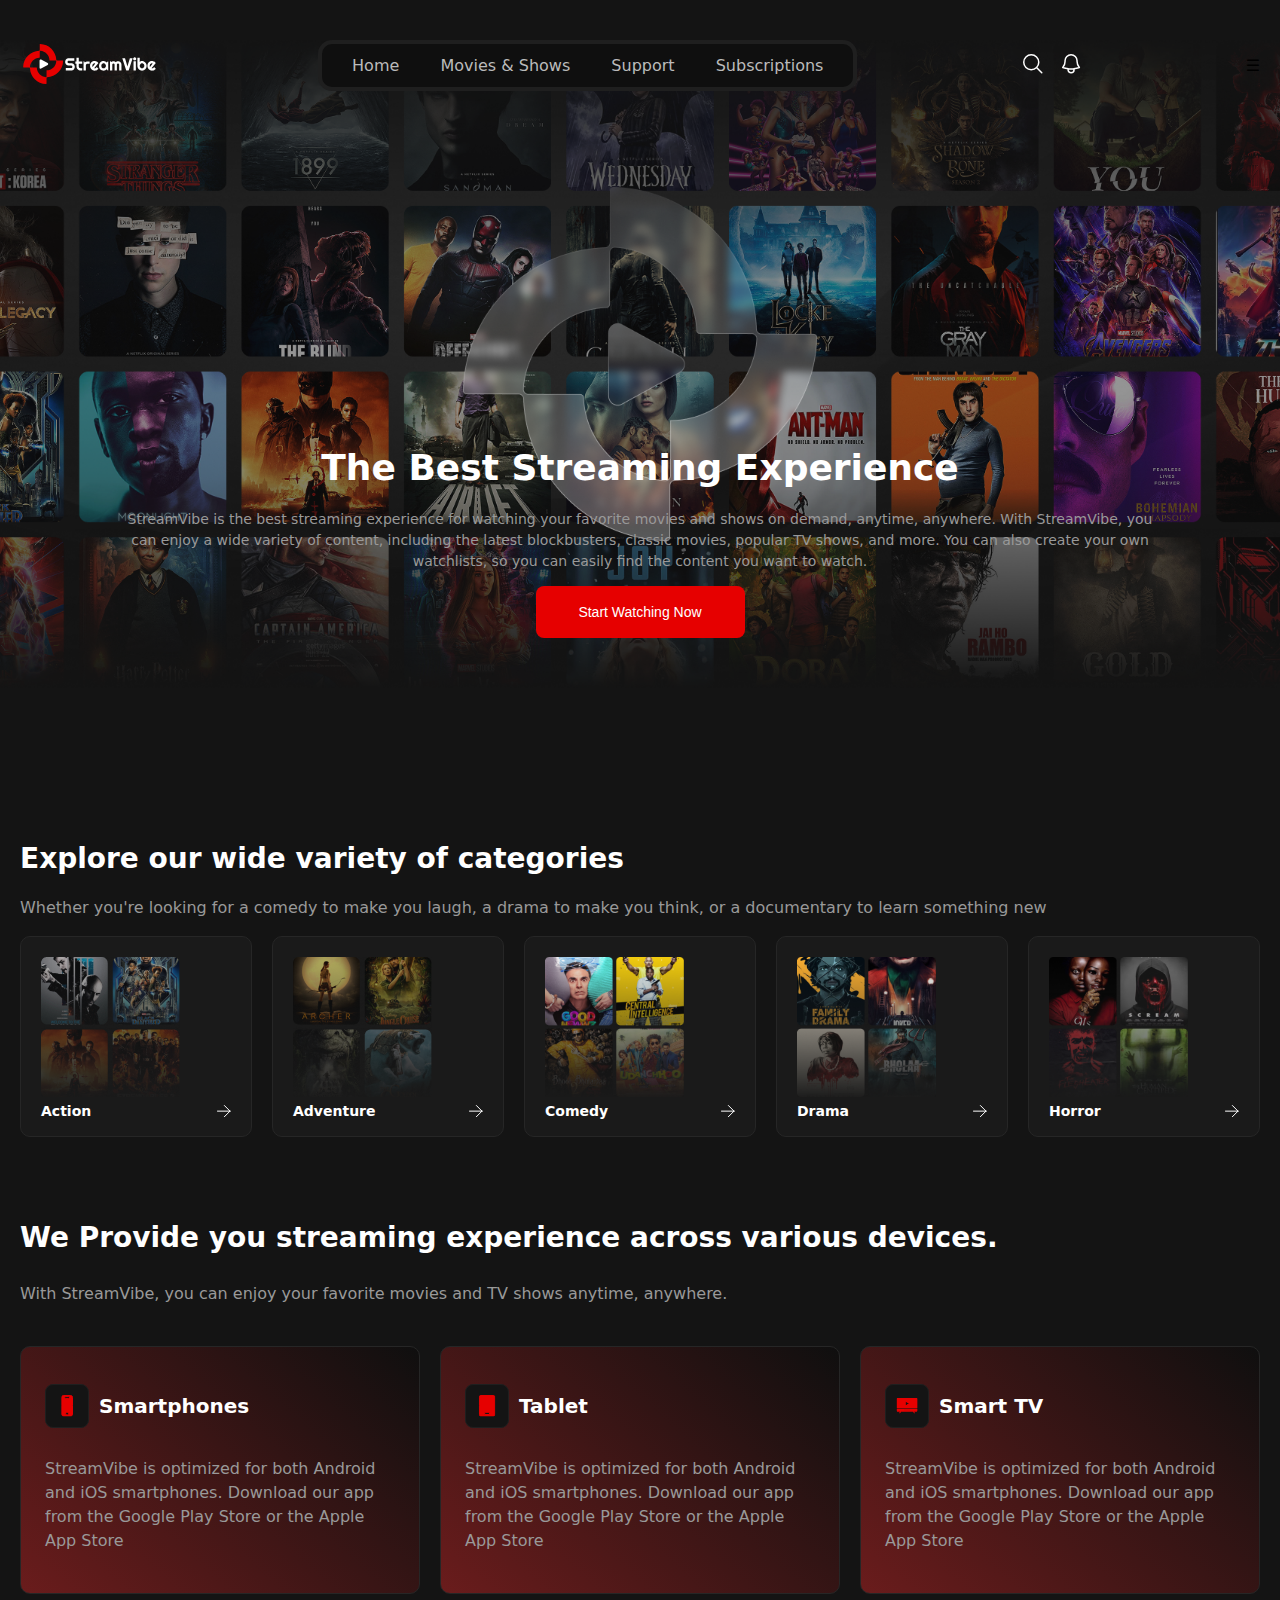
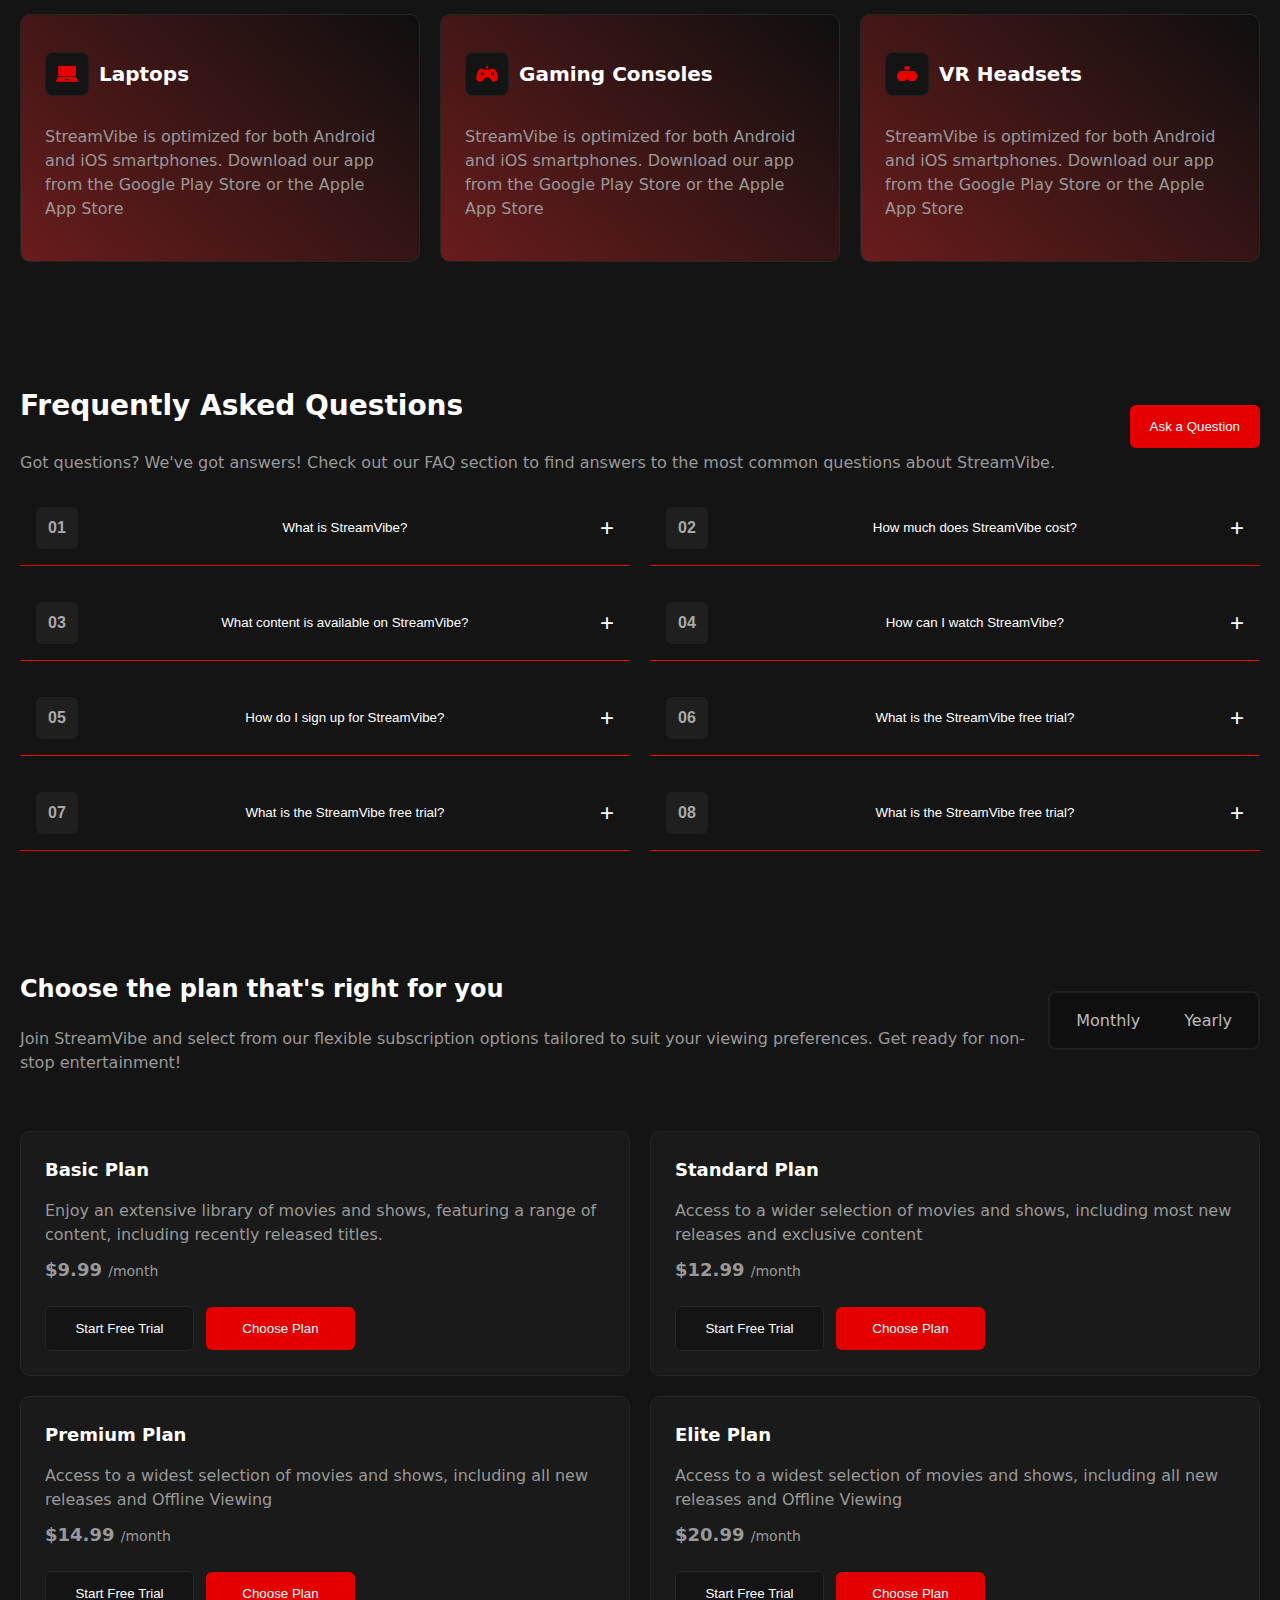
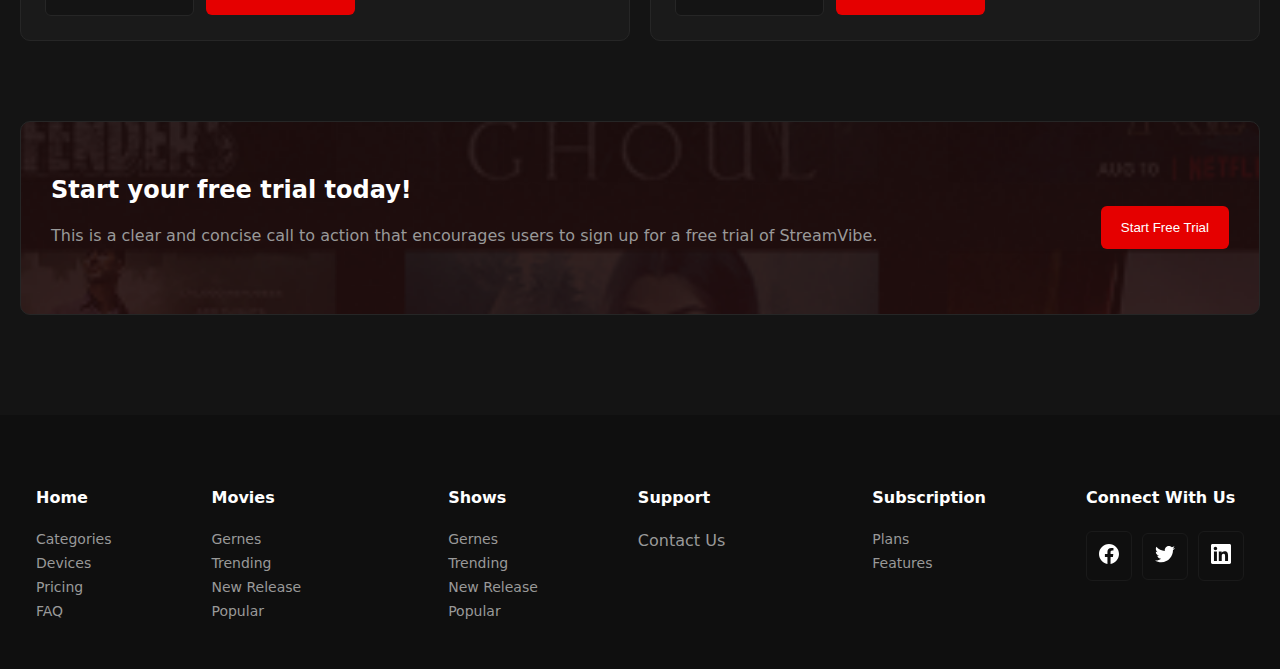
<file: index.html>
<!doctype html>
<html lang="en">
  <head>
    <meta charset="UTF-8" />
    <meta name="viewport" content="width=device-width, initial-scale=1.0" />
    <title>Document</title>
    <link rel="stylesheet" href="./styles/main.css" />
  </head>
  <body>
    <div class="big-wrapper">
      <header
        id="mainHeader"
        class="mainHeader"
        data-aos="fade-down"
        data-aos-duration="800"
      >
        <div class="nav-container">
          <div class="container">
            <div class="header-intro">
              <a href="./index.html">
                <img class="site-logo" src="./images/Logo.svg" alt="logo" />
              </a>

              <nav id="navbar" class="navbar">
                <a href="./index.html" class="item">Home</a>
                <a href="./movie.html" class="item">Movies & Shows</a>
                <a href="./support.html" class="item">Support</a>
                <a href="./subscriptions.html" class="item">Subscriptions</a>
              </nav>

              <div class="header-images">
                <img src="./images/lupa.svg" alt="lupa" />
                <img src="./images/bro.svg" alt="qongiroq" />
              </div>

              <div class="menu-btn" onclick="toggleMenu()">☰</div>
            </div>
          </div>
        </div>
      </header>

      <section data-aos="fade-up" data-aos-duration="3000" class="hero-section">
        <div class="container">
          <div class="hero-wrapper">
            <h1 class="title-hero">The Best Streaming Experience</h1>
            <p class="text1">
              StreamVibe is the best streaming experience for watching your
              favorite movies and shows on demand, anytime, anywhere.
            </p>

            <p class="text-block">
              StreamVibe is the best streaming experience for watching your
              favorite movies and shows on demand, anytime, anywhere. With
              StreamVibe, you can enjoy a wide variety of content, including the
              latest blockbusters, classic movies, popular TV shows, and more.
              You can also create your own watchlists, so you can easily find
              the content you want to watch.
            </p>
            <button class="strat-btn">Start Watching Now</button>
          </div>
        </div>
      </section>
    </div>

    <section data-aos="fade-right" data-aos-duration="2000" class="two-section">
      <div class="container">
        <h2 class="title2">Explore our wide variety of categories</h2>
        <p class="text">
          Whether you're looking for a comedy to make you laugh, a drama to make
          you think, or a documentary to learn something new
        </p>
        <div class="cards">
          <div class="card1">
            <img class="c1-img" src="./images/card1.png" alt="card1" />
            <div class="after">
              <h4 class="card1-h4">Action</h4>
              <img class="after-img" src="./images/onga.svg" alt="after" />
            </div>
          </div>

          <div class="card1">
            <img class="c1-img" src="./images/card2.png" alt="card1" />
            <div class="after">
              <h4 class="card1-h4">Adventure</h4>
              <img class="after-img" src="./images/onga.svg" alt="after" />
            </div>
          </div>

          <div class="card1">
            <img class="c1-img" src="./images/card3.png" alt="card1" />
            <div class="after">
              <h4 class="card1-h4">Comedy</h4>
              <img class="after-img" src="./images/onga.svg" alt="after" />
            </div>
          </div>

          <div class="card1">
            <img class="c1-img" src="./images/card4.png" alt="card1" />
            <div class="after">
              <h4 class="card1-h4">Drama</h4>
              <img class="after-img" src="./images/onga.svg" alt="after" />
            </div>
          </div>

          <div class="card1">
            <img class="c1-img" src="./images/card5.png" alt="card1" />
            <div class="after">
              <h4 class="card1-h4">Horror</h4>
              <img class="after-img" src="./images/onga.svg" alt="after" />
            </div>
          </div>
        </div>
      </div>
    </section>

    <section
      data-aos="fade-left"
      data-aos-duration="2000"
      class="three-section"
    >
      <div class="container">
        <h2 class="title3">
          We Provide you streaming experience across various devices.
        </h2>
        <p class="text">
          With StreamVibe, you can enjoy your favorite movies and TV shows
          anytime, anywhere.
        </p>

        <div class="mobiles">
          <div class="mobile">
            <div class="m-name">
              <img src="./images/tel.svg" alt="telefon" />
              <h3 class="smart">Smartphones</h3>
            </div>

            <p class="text">
              StreamVibe is optimized for both Android and iOS smartphones.
              Download our app from the Google Play Store or the Apple App Store
            </p>
          </div>

          <div class="mobile">
            <div class="m-name">
              <img src="./images/tablet.svg" alt="telefon" />
              <h3 class="smart">Tablet</h3>
            </div>

            <p class="text">
              StreamVibe is optimized for both Android and iOS smartphones.
              Download our app from the Google Play Store or the Apple App Store
            </p>
          </div>

          <div class="mobile">
            <div class="m-name">
              <img src="./images/tv.svg" alt="telefon" />
              <h3 class="smart">Smart TV</h3>
            </div>

            <p class="text">
              StreamVibe is optimized for both Android and iOS smartphones.
              Download our app from the Google Play Store or the Apple App Store
            </p>
          </div>

          <div class="mobile">
            <div class="m-name">
              <img src="./images/nout.svg" alt="telefon" />
              <h3 class="smart">Laptops</h3>
            </div>

            <p class="text">
              StreamVibe is optimized for both Android and iOS smartphones.
              Download our app from the Google Play Store or the Apple App Store
            </p>
          </div>

          <div class="mobile">
            <div class="m-name">
              <img src="./images/game.svg" alt="telefon" />
              <h3 class="smart">Gaming Consoles</h3>
            </div>

            <p class="text">
              StreamVibe is optimized for both Android and iOS smartphones.
              Download our app from the Google Play Store or the Apple App Store
            </p>
          </div>

          <div class="mobile">
            <div class="m-name">
              <img src="./images/vr.svg" alt="telefon" />
              <h3 class="smart">VR Headsets</h3>
            </div>

            <p class="text">
              StreamVibe is optimized for both Android and iOS smartphones.
              Download our app from the Google Play Store or the Apple App Store
            </p>
          </div>
        </div>
      </div>
    </section>

    <section
      data-aos="fade-up-right"
      data-aos-duration="2000"
      class="four-section"
    >
      <div class="container">
        <div class="four-wrapper">
          <div class="four-textbox">
            <h2 class="title3">Frequently Asked Questions</h2>
            <p class="text">
              Got questions? We've got answers! Check out our FAQ section to
              find answers to the most common questions about StreamVibe.
            </p>
          </div>

          <button class="four-btn">Ask a Question</button>
        </div>

        <div class="savollar">
          <div class="faq1">
            <div class="faq-item">
              <button class="faq-question">
                <span class="two-btn">01</span>
                <p class="faq-text">What is StreamVibe?</p>
                <span class="icon">+</span>
              </button>
              <div class="faq-answer">
                <p class="text">
                  StreamVibe is a streaming service that allows you to watch
                  movies and shows on demand.
                </p>
              </div>
            </div>
          </div>

          <div class="faq2">
            <div class="faq-item">
              <button class="faq-question">
                <span class="two-btn">02</span>
                <p class="faq-text">How much does StreamVibe cost?</p>
                <span class="icon">+</span>
              </button>
              <div class="faq-answer">
                <p>
                  StreamVibe is a streaming service that allows you to watch
                  movies and shows on demand.
                </p>
              </div>
            </div>
          </div>

          <div class="faq3">
            <div class="faq-item">
              <button class="faq-question">
                <span class="two-btn">03</span>
                <p class="faq-text">What content is available on StreamVibe?</p>
                <span class="icon">+</span>
              </button>
              <div class="faq-answer">
                <p>
                  StreamVibe is a streaming service that allows you to watch
                  movies and shows on demand.
                </p>
              </div>
            </div>
          </div>

          <div class="faq4">
            <div class="faq-item">
              <button class="faq-question">
                <span class="two-btn">04</span>
                <p class="faq-text">How can I watch StreamVibe?</p>
                <span class="icon">+</span>
              </button>
              <div class="faq-answer">
                <p class="text">
                  StreamVibe is a streaming service that allows you to watch
                  movies and shows on demand.
                </p>
              </div>
            </div>
          </div>

          <div class="faq5">
            <div class="faq-item">
              <button class="faq-question">
                <span class="two-btn">05</span>
                <p class="faq-text">How do I sign up for StreamVibe?</p>
                <span class="icon">+</span>
              </button>
              <div class="faq-answer">
                <p class="text">
                  StreamVibe is a streaming service that allows you to watch
                  movies and shows on demand.
                </p>
              </div>
            </div>
          </div>

          <div class="faq6">
            <div class="faq-item">
              <button class="faq-question">
                <span class="two-btn">06</span>
                <p class="faq-text">What is the StreamVibe free trial?</p>
                <span class="icon">+</span>
              </button>
              <div class="faq-answer">
                <p class="text">
                  StreamVibe is a streaming service that allows you to watch
                  movies and shows on demand.
                </p>
              </div>
            </div>
          </div>

          <div class="faq7">
            <div class="faq-item">
              <button class="faq-question">
                <span class="two-btn">07</span>
                <p class="faq-text">What is the StreamVibe free trial?</p>
                <span class="icon">+</span>
              </button>
              <div class="faq-answer">
                <p class="text">
                  StreamVibe is a streaming service that allows you to watch
                  movies and shows on demand.
                </p>
              </div>
            </div>
          </div>

          <div class="faq8">
            <div class="faq-item">
              <button class="faq-question">
                <span class="two-btn">08</span>
                <p class="faq-text">What is the StreamVibe free trial?</p>
                <span class="icon">+</span>
              </button>
              <div class="faq-answer">
                <p class="text">
                  StreamVibe is a streaming service that allows you to watch
                  movies and shows on demand.
                </p>
              </div>
            </div>
          </div>
        </div>
      </div>
    </section>

    <section
      data-aos="fade-up"
      data-aos-anchor-placement="top-center"
      class="five-section"
    >
      <div class="container">
        <div class="five-wrapper">
          <div class="five-textbox">
            <h2 class="title4">Choose the plan that's right for you</h2>
            <p class="text">
              Join StreamVibe and select from our flexible subscription options
              tailored to suit your viewing preferences. Get ready for non-stop
              entertainment!
            </p>
          </div>
          <div class="navbar-copiya">
            <a class="item">Monthly</a>
            <a class="item">Yearly</a>
          </div>
        </div>

        <div class="plans">
          <div class="plan1">
            <h3 class="basic">Basic Plan</h3>
            <p class="text">
              Enjoy an extensive library of movies and shows, featuring a range
              of content, including recently released titles.
            </p>

            <h2 class="price">$9.99 <span class="month">/month</span></h2>

            <div class="buttons">
              <button class="start-btn">Start Free Trial</button>
              <button class="plan-btn">Choose Plan</button>
            </div>
          </div>

          <div class="plan1">
            <h3 class="basic">Standard Plan</h3>
            <p class="text">
              Access to a wider selection of movies and shows, including most
              new releases and exclusive content
            </p>

            <h2 class="price">$12.99 <span class="month">/month</span></h2>

            <div class="buttons">
              <button class="start-btn">Start Free Trial</button>
              <button class="plan-btn">Choose Plan</button>
            </div>
          </div>

          <div class="plan1">
            <h3 class="basic">Premium Plan</h3>
            <p class="text">
              Access to a widest selection of movies and shows, including all
              new releases and Offline Viewing
            </p>

            <h2 class="price">$14.99 <span class="month">/month</span></h2>

            <div class="buttons">
              <button class="start-btn">Start Free Trial</button>
              <button class="plan-btn">Choose Plan</button>
            </div>
          </div>

          <div class="plan1">
            <h3 class="basic">Elite Plan</h3>
            <p class="text">
              Access to a widest selection of movies and shows, including all
              new releases and Offline Viewing
            </p>

            <h2 class="price">$20.99 <span class="month">/month</span></h2>

            <div class="buttons">
              <button class="start-btn">Start Free Trial</button>
              <button class="plan-btn">Choose Plan</button>
            </div>
          </div>
        </div>
      </div>
    </section>

    <section
      data-aos="fade-up"
      data-aos-anchor-placement="center-center"
      class="six-section"
    >
      <div class="container">
        <div class="start-wrapper">
          <div class="six-textbox">
            <h2 class="title5">Start your free trial today!</h2>
            <p class="text">
              This is a clear and concise call to action that encourages users
              to sign up for a free trial of StreamVibe.
            </p>
          </div>

          <button class="four-btnn">Start Free Trial</button>
        </div>
      </div>
    </section>

    <footer data-aos="fade-up">
      <div class="container">
        <div class="footer-wrapper">
          <div class="one-wrapper">
            <div class="home">
              <h4 class="home-h4">Home</h4>
              <ul class="text-list">
                <li><a href="./index.html">Categories</a></li>
                <li><a href="./index.html">Devices</a></li>
                <li><a href="./index.html">Pricing</a></li>
                <li><a href="./index.html">FAQ</a></li>
              </ul>
            </div>

            <div class="home">
              <h4 class="home-h4">Movies</h4>
              <ul class="text-list">
                <li><a href="./index.html">Gernes</a></li>
                <li><a href="./index.html">Trending</a></li>
                <li><a href="./index.html">New Release</a></li>
                <li><a href="./index.html">Popular</a></li>
              </ul>
            </div>
          </div>

          <div class="two-wrapper">
            <div class="home">
              <h4 class="home-h4">Shows</h4>
              <ul class="text-list">
                <li><a href="./index.html">Gernes</a></li>
                <li><a href="./index.html">Trending</a></li>
                <li><a href="./index.html">New Release</a></li>
                <li><a href="./index.html">Popular</a></li>
              </ul>
            </div>

            <div class="home">
              <h4 class="home-h4">Support</h4>
              <ul class="text-list">
                <li><a class="size" href="./index.html">Contact Us</a></li>
              </ul>
            </div>
          </div>

          <div class="two-wrapper">
            <div class="home">
              <h4 class="home-h4">Subscription</h4>
              <ul class="text-list">
                <li><a href="./index.html">Plans</a></li>
                <li><a href="./index.html">Features</a></li>
              </ul>
            </div>

            <div class="home">
              <h4 class="home-h4">Connect With Us</h4>

              <div class="images">
                <div class="img1">
                  <a href="#">
                    <img src="./images/facebook.svg" alt="faceebook" />
                  </a>
                </div>
                <div class="img1">
                  <a href="#">
                    <img src="./images/twiter.svg" alt="twiter" />
                  </a>
                </div>
                <div class="img1">
                  <a href="#">
                    <img src="./images/in.svg" alt="in" />
                  </a>
                </div>
              </div>
            </div>
          </div>
        </div>
      </div>
    </footer>

    <script src="./main.js"></script>
  </body>
</html>
</file>
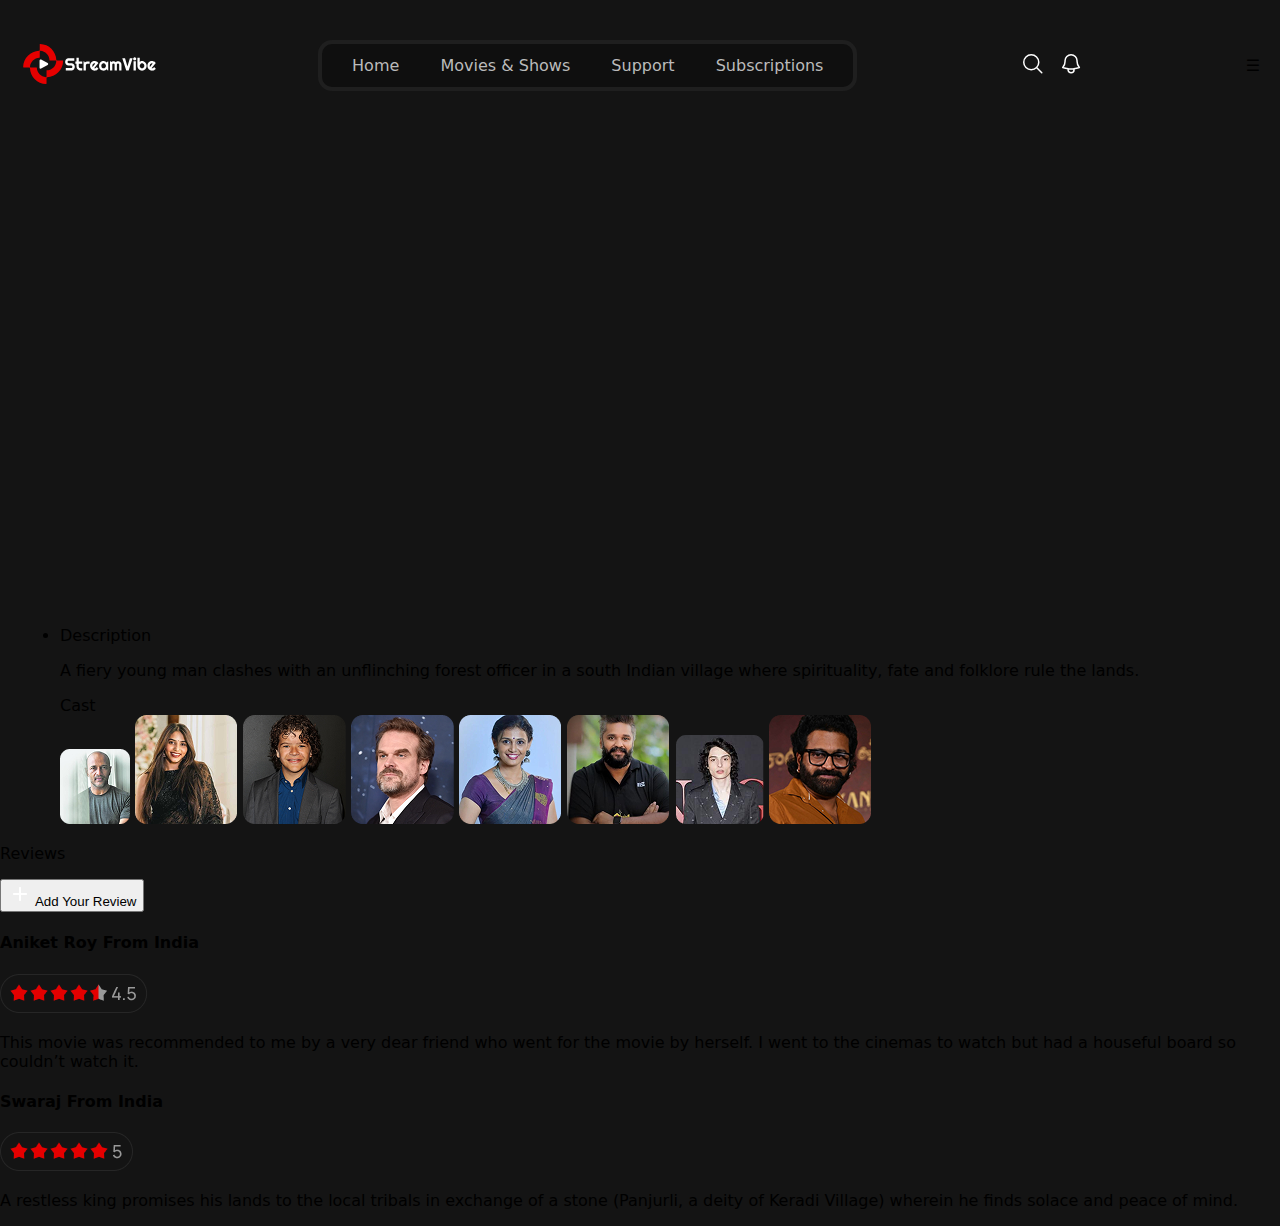
<file: adipurush.html>
<!doctype html>
<html lang="en">
  <head>
    <meta charset="UTF-8" />
    <meta name="viewport" content="width=device-width, initial-scale=1.0" />
    <title>adipurush</title>
    <link rel="stylesheet" href="./styles/main.css" />
  </head>
  <body>
    <header
      id="mainHeader"
      class="mainHeader"
      data-aos="fade-down"
      data-aos-duration="800"
    >
      <div class="nav-container">
        <div class="container">
          <div class="header-intro">
            <a href="./index.html">
              <img class="site-logo" src="./images/Logo.svg" alt="logo" />
            </a>

            <nav id="navbar" class="navbar">
              <a href="./index.html" class="item">Home</a>
              <a href="./movie.html" class="item">Movies & Shows</a>
              <a href="./support.html" class="item">Support</a>
              <a href="./subscriptions.html" class="item">Subscriptions</a>
            </nav>

            <div class="header-images">
              <img src="./images/lupa.svg" alt="lupa" />
              <img src="./images/bro.svg" alt="qongiroq" />
            </div>

            <div class="menu-btn" onclick="toggleMenu()">☰</div>
          </div>
        </div>
      </div>
    </header>
    <main>
      <div class="container">
        <iframe width="100%" height="515" class="imorbius" src="https://www.youtube.com/embed/aPv4zpKLa8I" title="Adipurush Full Movie Hindi Full HD #adipurushfullmovie" frameborder="0" allow="accelerometer; autoplay; clipboard-write; encrypted-media; gyroscope; picture-in-picture; web-share" referrerpolicy="strict-origin-when-cross-origin" allowfullscreen></iframe>
        <ul class="i-text-hero">
          <li class="i">
            <div class="itext">
              <span>Description</span>
              <p>A fiery young man clashes with an unflinching forest officer in a
              south Indian village where spirituality, fate and folklore rule
              the lands.</p>
            </div>
            <div class="iactors">
                <div class="iactors-mini">
                    <span>Cast</span> 
                
                <div class="iactors-pcts">
                    <img src="./images/bratda nimadur boe i.png" alt="">
                <img src="./images/negro opoqi i.png" alt="">
                <img src="./images/iljaygan bratish i.png" alt="">
                <img src="./images/sigma brat.png" alt="">
                <img src="./images/siyoh kenayi i.png" alt="">
                <img src="./images/soqli brat i.png" alt="">
                <img src="./images/nefr i.png" alt="">
                <img src="./images/achki india i.png" alt="">
                </div>
                </div>
            </div>
            </div>
            <div class="icoments">
                <div class="icoments-text">
                    <p>Reviews</p>
                    <button> <img src="./images/pilus.png" alt=""> Add Your Review</button>
                </div>
                <div class="icoments-coments">
                    <div class="icoment">
                        <div class="icoment-title">
                            <h4 class="ititle">Aniket Roy <span>From India</span></h4>
                            <img height="39px" src="./images/4.5 stars.png" alt="">
                        </div>
                        <p>This movie was recommended to me by a very dear friend who went for the movie by herself. I went to the cinemas to watch but had a houseful board so couldn’t watch it.</p>
                    </div>
                     <div class="icoment">
                        <div class="icoment-title">
                            <h4 class="ititle">Swaraj <span>From India</span></h4>
                            <img width="133px" src="./images/5 stars.png" alt="">
                        </div>
                        <p>A restless king promises his lands to the local tribals in exchange of a stone (Panjurli, a deity of Keradi Village) wherein he finds solace and peace of mind.</p>
                    </div>
                </div>
            </div>
          </li>
        </ul>
      </div>
    </main>
  </body>
</html>
</file>
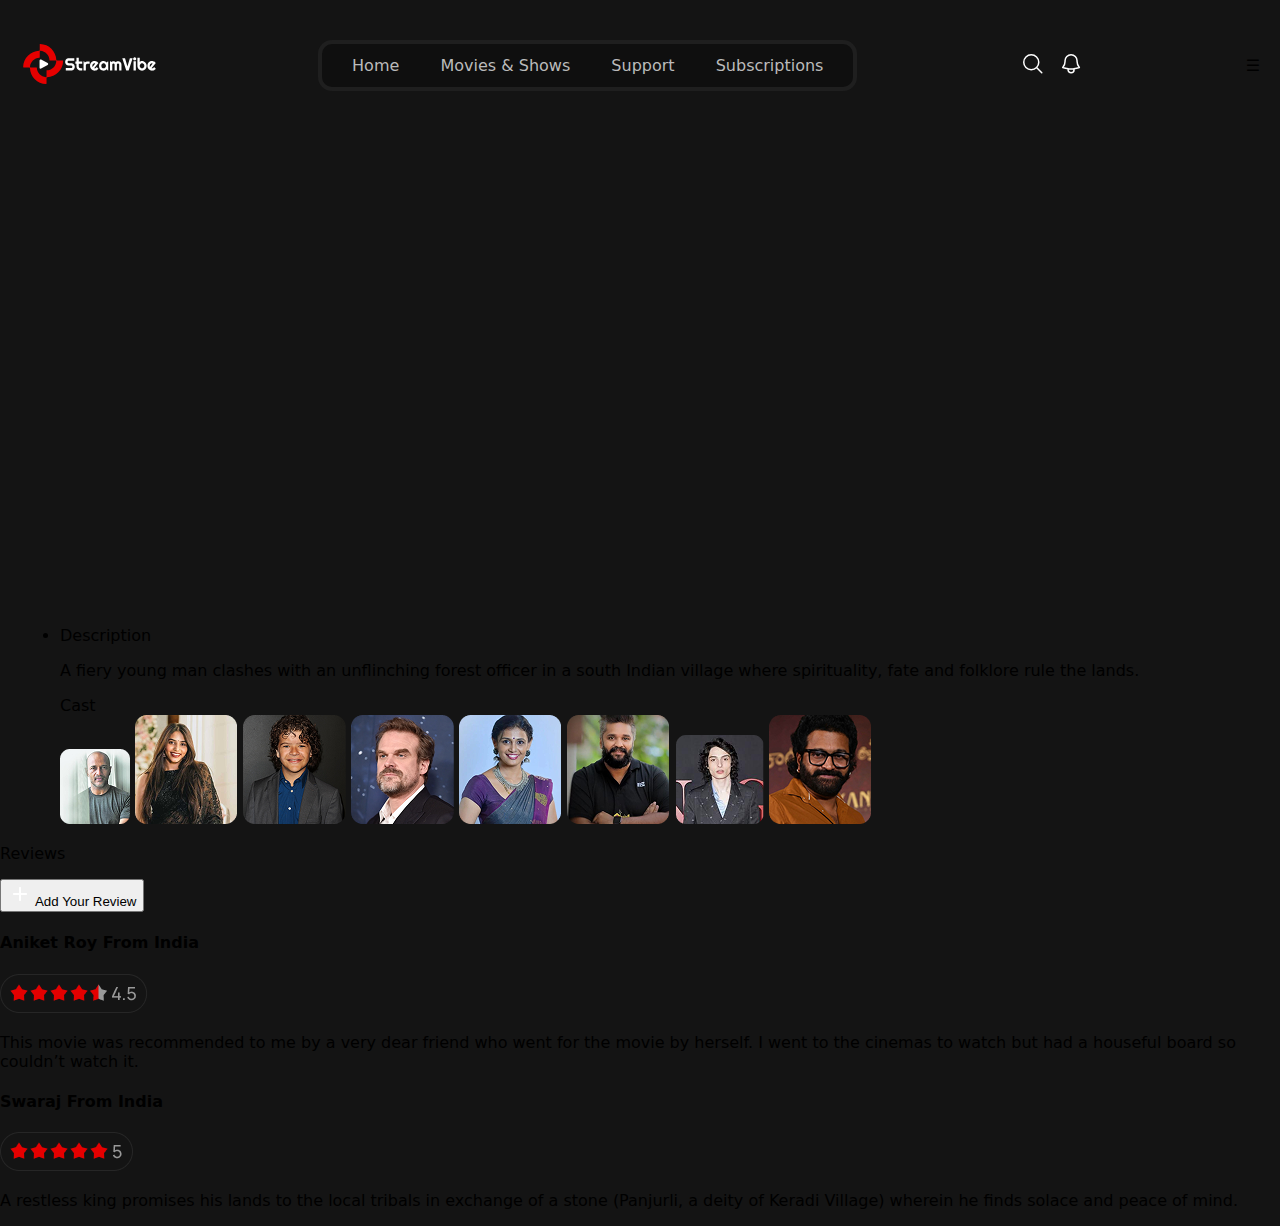
<file: ant man cino.html>
<!doctype html>
<html lang="en">
  <head>
    <meta charset="UTF-8" />
    <meta name="viewport" content="width=device-width, initial-scale=1.0" />
    <title>movie ant man</title>
    <link rel="stylesheet" href="./styles/main.css" />
  </head>
  <body>
    <header
      id="mainHeader"
      class="mainHeader"
      data-aos="fade-down"
      data-aos-duration="800"
    >
      <div class="nav-container">
        <div class="container">
          <div class="header-intro">
            <a href="./index.html">
              <img class="site-logo" src="./images/Logo.svg" alt="logo" />
            </a>

            <nav id="navbar" class="navbar">
              <a href="./index.html" class="item">Home</a>
              <a href="./movie.html" class="item">Movies & Shows</a>
              <a href="./support.html" class="item">Support</a>
              <a href="./subscriptions.html" class="item">Subscriptions</a>
            </nav>

            <div class="header-images">
              <img src="./images/lupa.svg" alt="lupa" />
              <img src="./images/bro.svg" alt="qongiroq" />
            </div>

            <div class="menu-btn" onclick="toggleMenu()">☰</div>
          </div>
        </div>
      </div>
    </header>
    <main>
      <div class="container">
         <iframe class="imorbius" width="100%" height="515px" src="https://www.youtube.com/embed/pWdKf3MneyI" title="Marvel&#39;s Ant-Man - Trailer 1" frameborder="0" allow="accelerometer; autoplay; clipboard-write; encrypted-media; gyroscope; picture-in-picture; web-share" referrerpolicy="strict-origin-when-cross-origin" allowfullscreen></iframe>
        <ul class="i-text-hero">
          <li class="i">
            <div class="itext">
              <span>Description</span>
              <p>A fiery young man clashes with an unflinching forest officer in a
              south Indian village where spirituality, fate and folklore rule
              the lands.</p>
            </div>
            <div class="iactors">
                <div class="iactors-mini">
                    <span>Cast</span> 
                
                <div class="iactors-pcts">
                    <img src="./images/bratda nimadur boe i.png" alt="">
                <img src="./images/negro opoqi i.png" alt="">
                <img src="./images/iljaygan bratish i.png" alt="">
                <img src="./images/sigma brat.png" alt="">
                <img src="./images/siyoh kenayi i.png" alt="">
                <img src="./images/soqli brat i.png" alt="">
                <img src="./images/nefr i.png" alt="">
                <img src="./images/achki india i.png" alt="">
                </div>
                </div>
            </div>
            </div>
            <div class="icoments">
                <div class="icoments-text">
                    <p>Reviews</p>
                    <button> <img src="./images/pilus.png" alt=""> Add Your Review</button>
                </div>
                <div class="icoments-coments">
                    <div class="icoment">
                        <div class="icoment-title">
                            <h4 class="ititle">Aniket Roy <span>From India</span></h4>
                            <img height="39px" src="./images/4.5 stars.png" alt="">
                        </div>
                        <p>This movie was recommended to me by a very dear friend who went for the movie by herself. I went to the cinemas to watch but had a houseful board so couldn’t watch it.</p>
                    </div>
                     <div class="icoment">
                        <div class="icoment-title">
                            <h4 class="ititle">Swaraj <span>From India</span></h4>
                            <img width="133px" src="./images/5 stars.png" alt="">
                        </div>
                        <p>A restless king promises his lands to the local tribals in exchange of a stone (Panjurli, a deity of Keradi Village) wherein he finds solace and peace of mind.</p>
                    </div>
                </div>
            </div>
          </li>
        </ul>
      </div>
    </main>
  </body>
</html>
</file>
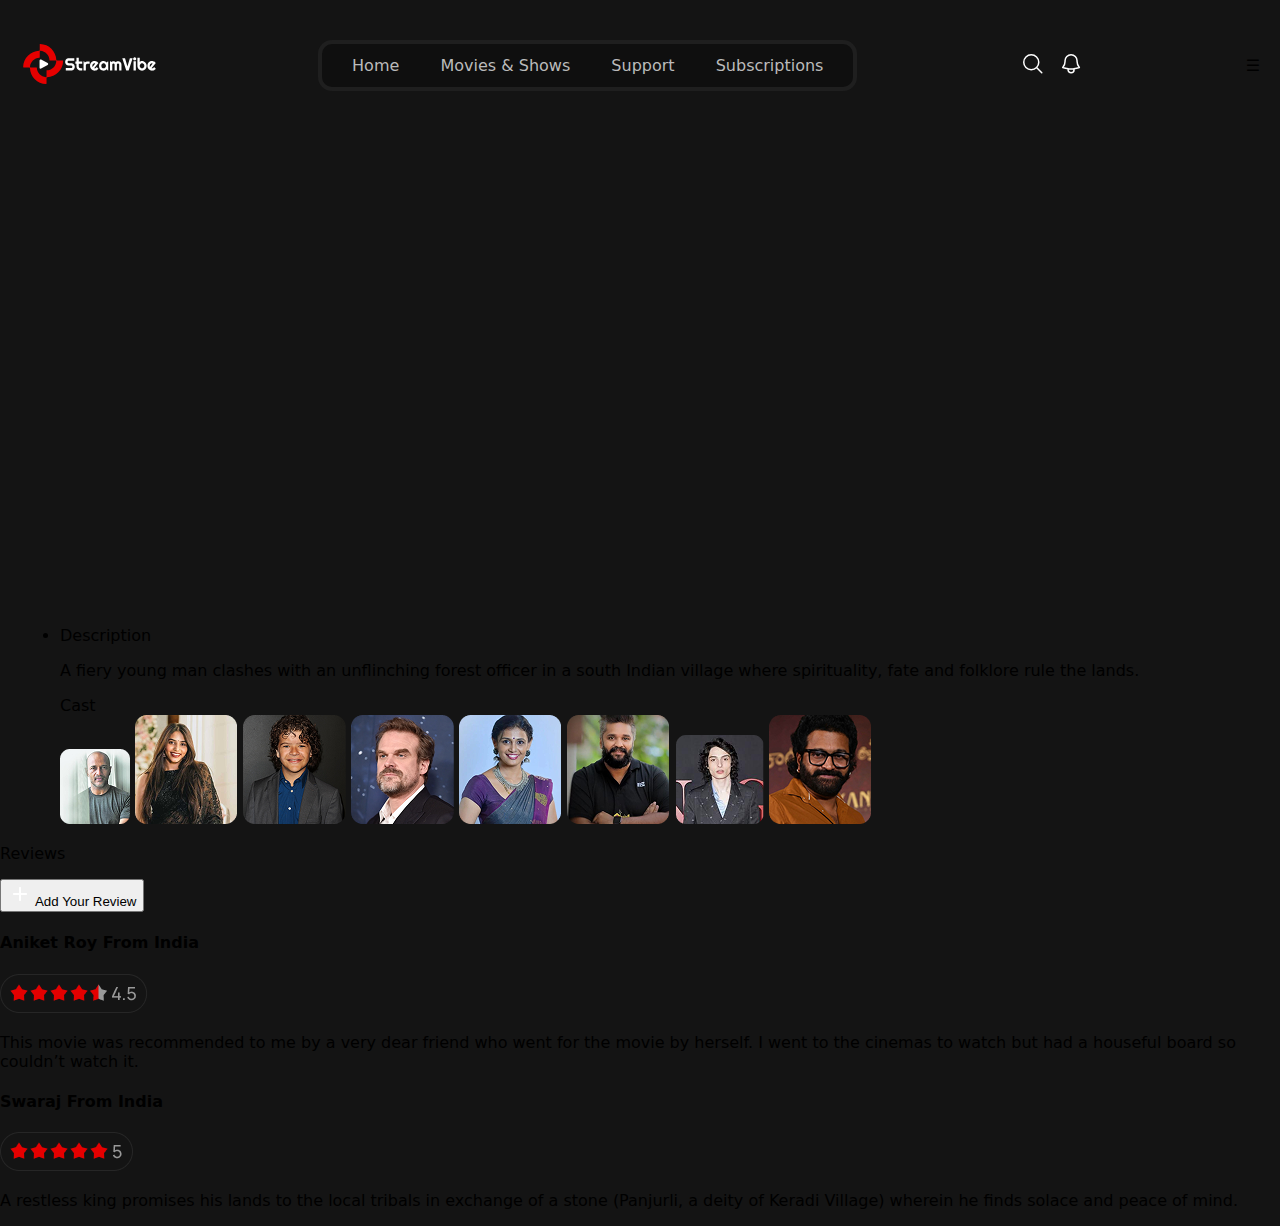
<file: bhai jaan cino.html>
<!doctype html>
<html lang="en">
  <head>
    <meta charset="UTF-8" />
    <meta name="viewport" content="width=device-width, initial-scale=1.0" />
    <title>movie bhai jaan</title>
    <link rel="stylesheet" href="./styles/main.css" />
  </head>
  <body>
    <header
      id="mainHeader"
      class="mainHeader"
      data-aos="fade-down"
      data-aos-duration="800"
    >
      <div class="nav-container">
        <div class="container">
          <div class="header-intro">
            <a href="./index.html">
              <img class="site-logo" src="./images/Logo.svg" alt="logo" />
            </a>

            <nav id="navbar" class="navbar">
              <a href="./index.html" class="item">Home</a>
              <a href="./movie.html" class="item">Movies & Shows</a>
              <a href="./support.html" class="item">Support</a>
              <a href="./subscriptions.html" class="item">Subscriptions</a>
            </nav>

            <div class="header-images">
              <img src="./images/lupa.svg" alt="lupa" />
              <img src="./images/bro.svg" alt="qongiroq" />
            </div>

            <div class="menu-btn" onclick="toggleMenu()">☰</div>
          </div>
        </div>
      </div>
    </header>
    <main>
      <div class="container">
        <iframe class="imorbius" width="100%" height="515" src="https://www.youtube.com/embed/HgywCEV_Dqo" title="Kisi Ka Bhai Kisi Ki Jaan Full Movie | Salman Khan | Pooja Hegde | Venkatesh | HD Facts and Review" frameborder="0" allow="accelerometer; autoplay; clipboard-write; encrypted-media; gyroscope; picture-in-picture; web-share" referrerpolicy="strict-origin-when-cross-origin" allowfullscreen></iframe>
        <ul class="i-text-hero">
          <li class="i">
            <div class="itext">
              <span>Description</span>
              <p>A fiery young man clashes with an unflinching forest officer in a
              south Indian village where spirituality, fate and folklore rule
              the lands.</p>
            </div>
            <div class="iactors">
                <div class="iactors-mini">
                    <span>Cast</span> 
                
                <div class="iactors-pcts">
                    <img src="./images/bratda nimadur boe i.png" alt="">
                <img src="./images/negro opoqi i.png" alt="">
                <img src="./images/iljaygan bratish i.png" alt="">
                <img src="./images/sigma brat.png" alt="">
                <img src="./images/siyoh kenayi i.png" alt="">
                <img src="./images/soqli brat i.png" alt="">
                <img src="./images/nefr i.png" alt="">
                <img src="./images/achki india i.png" alt="">
                </div>
                </div>
            </div>
            </div>
            <div class="icoments">
                <div class="icoments-text">
                    <p>Reviews</p>
                    <button> <img src="./images/pilus.png" alt=""> Add Your Review</button>
                </div>
                <div class="icoments-coments">
                    <div class="icoment">
                        <div class="icoment-title">
                            <h4 class="ititle">Aniket Roy <span>From India</span></h4>
                            <img height="39px" src="./images/4.5 stars.png" alt="">
                        </div>
                        <p>This movie was recommended to me by a very dear friend who went for the movie by herself. I went to the cinemas to watch but had a houseful board so couldn’t watch it.</p>
                    </div>
                     <div class="icoment">
                        <div class="icoment-title">
                            <h4 class="ititle">Swaraj <span>From India</span></h4>
                            <img width="133px" src="./images/5 stars.png" alt="">
                        </div>
                        <p>A restless king promises his lands to the local tribals in exchange of a stone (Panjurli, a deity of Keradi Village) wherein he finds solace and peace of mind.</p>
                    </div>
                </div>
            </div>
          </li>
        </ul>
      </div>
    </main>
  </body>
</html>
</file>
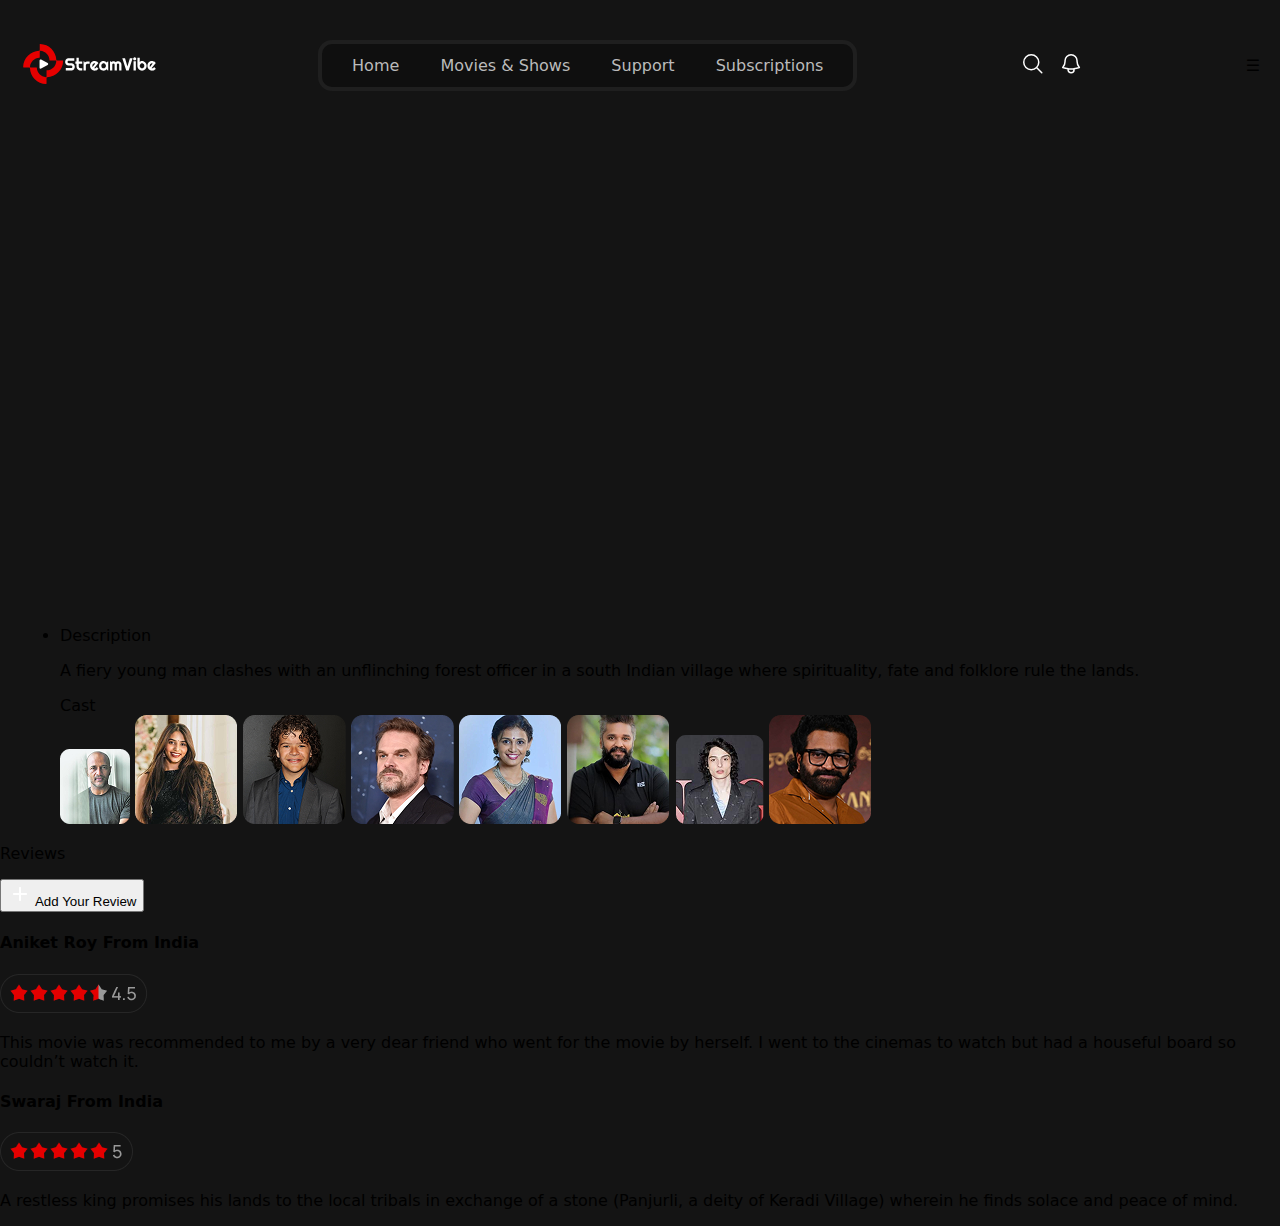
<file: kantara.html>
<!doctype html>
<html lang="en">
  <head>
    <meta charset="UTF-8" />
    <meta name="viewport" content="width=device-width, initial-scale=1.0" />
    <title>kantara</title>
    <link rel="stylesheet" href="./styles/main.css" />
  </head>
  <body>
    <header
      id="mainHeader"
      class="mainHeader"
      data-aos="fade-down"
      data-aos-duration="800"
    >
      <div class="nav-container">
        <div class="container">
          <div class="header-intro">
            <a href="./index.html">
              <img class="site-logo" src="./images/Logo.svg" alt="logo" />
            </a>

            <nav id="navbar" class="navbar">
              <a href="./index.html" class="item">Home</a>
              <a href="./movie.html" class="item">Movies & Shows</a>
              <a href="./support.html" class="item">Support</a>
              <a href="./subscriptions.html" class="item">Subscriptions</a>
            </nav>

            <div class="header-images">
              <img src="./images/lupa.svg" alt="lupa" />
              <img src="./images/bro.svg" alt="qongiroq" />
            </div>

            <div class="menu-btn" onclick="toggleMenu()">☰</div>
          </div>
        </div>
      </div>
    </header>
    <main>
      <div class="container">
        <iframe class="imorbius" width="100%" height="515" src="https://www.youtube.com/embed/m-5ck3BuT1o?list=RDm-5ck3BuT1o" title="Kantara - Varaha Roopam Video Song| Rishab Shetty| Ajaneesh Loknath| Vijay Kiragandur| Hombale Films" frameborder="0" allow="accelerometer; autoplay; clipboard-write; encrypted-media; gyroscope; picture-in-picture; web-share" referrerpolicy="strict-origin-when-cross-origin" allowfullscreen></iframe>
        <ul class="i-text-hero">
          <li class="i">
            <div class="itext">
              <span>Description</span>
              <p>A fiery young man clashes with an unflinching forest officer in a
              south Indian village where spirituality, fate and folklore rule
              the lands.</p>
            </div>
            <div class="iactors">
                <div class="iactors-mini">
                    <span>Cast</span> 
                
                <div class="iactors-pcts">
                    <img src="./images/bratda nimadur boe i.png" alt="">
                <img src="./images/negro opoqi i.png" alt="">
                <img src="./images/iljaygan bratish i.png" alt="">
                <img src="./images/sigma brat.png" alt="">
                <img src="./images/siyoh kenayi i.png" alt="">
                <img src="./images/soqli brat i.png" alt="">
                <img src="./images/nefr i.png" alt="">
                <img src="./images/achki india i.png" alt="">
                </div>
                </div>
            </div>
            </div>
            <div class="icoments">
                <div class="icoments-text">
                    <p>Reviews</p>
                    <button> <img src="./images/pilus.png" alt=""> Add Your Review</button>
                </div>
                <div class="icoments-coments">
                    <div class="icoment">
                        <div class="icoment-title">
                            <h4 class="ititle">Aniket Roy <span>From India</span></h4>
                            <img height="39px" src="./images/4.5 stars.png" alt="">
                        </div>
                        <p>This movie was recommended to me by a very dear friend who went for the movie by herself. I went to the cinemas to watch but had a houseful board so couldn’t watch it.</p>
                    </div>
                     <div class="icoment">
                        <div class="icoment-title">
                            <h4 class="ititle">Swaraj <span>From India</span></h4>
                            <img width="133px" src="./images/5 stars.png" alt="">
                        </div>
                        <p>A restless king promises his lands to the local tribals in exchange of a stone (Panjurli, a deity of Keradi Village) wherein he finds solace and peace of mind.</p>
                    </div>
                </div>
            </div>
          </li>
        </ul>
      </div>
    </main>
  </body>
</html>
</file>
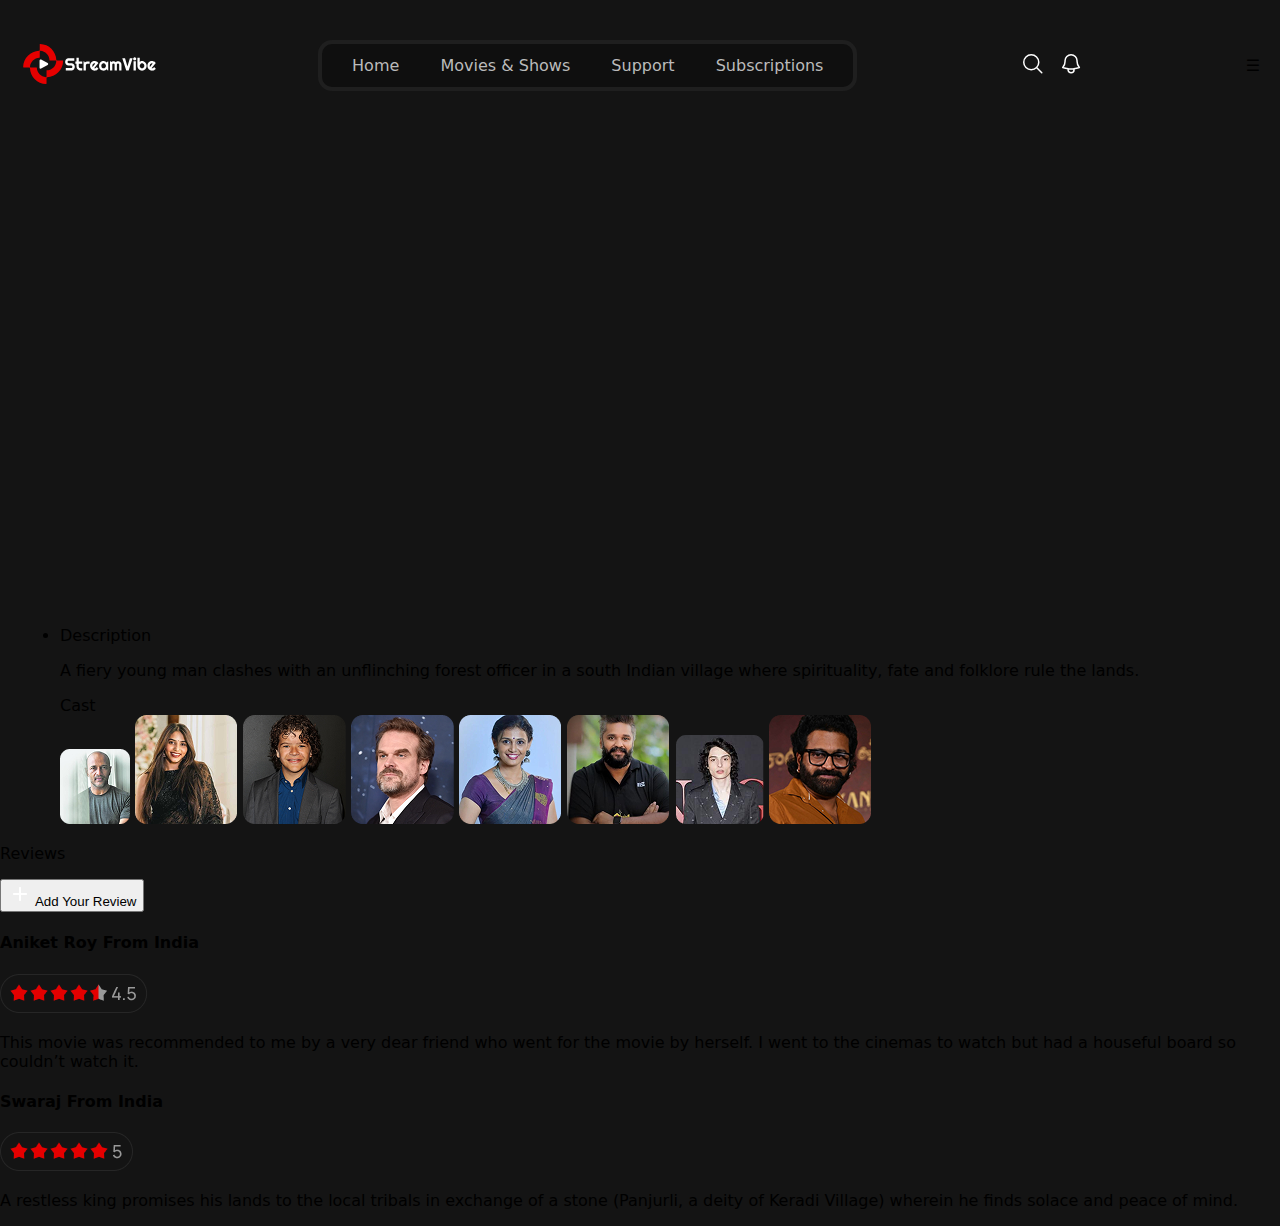
<file: morbius cino.html>
<!doctype html>
<html lang="en">
  <head>
    <meta charset="UTF-8" />
    <meta name="viewport" content="width=device-width, initial-scale=1.0" />
    <title>movie morbius</title>
    <link rel="stylesheet" href="./styles/main.css" />
  </head>
  <body>
    <header
      id="mainHeader"
      class="mainHeader"
      data-aos="fade-down"
      data-aos-duration="800"
    >
      <div class="nav-container">
        <div class="container">
          <div class="header-intro">
            <a href="./index.html">
              <img class="site-logo" src="./images/Logo.svg" alt="logo" />
            </a>

            <nav id="navbar" class="navbar">
              <a href="./index.html" class="item">Home</a>
              <a href="./movie.html" class="item">Movies & Shows</a>
              <a href="./support.html" class="item">Support</a>
              <a href="./subscriptions.html" class="item">Subscriptions</a>
            </nav>

            <div class="header-images">
              <img src="./images/lupa.svg" alt="lupa" />
              <img src="./images/bro.svg" alt="qongiroq" />
            </div>

            <div class="menu-btn" onclick="toggleMenu()">☰</div>
          </div>
        </div>
      </div>
    </header>
    <main>
      <div class="container">
        <iframe
          class="imorbius"
          width="100%"
          height="515"
          src="https://www.youtube.com/embed/7QOv7W9q3Rc"
          title="Morbius Movie Explaine In English 2022 | Jared Leto, Matt Smith, Adria Arjona | Review &amp; Fects"
          frameborder="0"
          allow="
            accelerometer;
            autoplay;
            clipboard-write;
            encrypted-media;
            gyroscope;
            picture-in-picture;
            web-share;
          "
          referrerpolicy="strict-origin-when-cross-origin"
          allowfullscreen
        ></iframe>
        <ul class="i-text-hero">
          <li class="i">
            <div class="itext">
              <span>Description</span>
              <p>A fiery young man clashes with an unflinching forest officer in a
              south Indian village where spirituality, fate and folklore rule
              the lands.</p>
            </div>
            <div class="iactors">
                <div class="iactors-mini">
                    <span>Cast</span> 
                
                <div class="iactors-pcts">
                    <img src="./images/bratda nimadur boe i.png" alt="">
                <img src="./images/negro opoqi i.png" alt="">
                <img src="./images/iljaygan bratish i.png" alt="">
                <img src="./images/sigma brat.png" alt="">
                <img src="./images/siyoh kenayi i.png" alt="">
                <img src="./images/soqli brat i.png" alt="">
                <img src="./images/nefr i.png" alt="">
                <img src="./images/achki india i.png" alt="">
                </div>
                </div>
            </div>
            </div>
            <div class="icoments">
                <div class="icoments-text">
                    <p>Reviews</p>
                    <button> <img src="./images/pilus.png" alt=""> Add Your Review</button>
                </div>
                <div class="icoments-coments">
                    <div class="icoment">
                        <div class="icoment-title">
                            <h4 class="ititle">Aniket Roy <span>From India</span></h4>
                            <img height="39px" src="./images/4.5 stars.png" alt="">
                        </div>
                        <p>This movie was recommended to me by a very dear friend who went for the movie by herself. I went to the cinemas to watch but had a houseful board so couldn’t watch it.</p>
                    </div>
                     <div class="icoment">
                        <div class="icoment-title">
                            <h4 class="ititle">Swaraj <span>From India</span></h4>
                            <img width="133px" src="./images/5 stars.png" alt="">
                        </div>
                        <p>A restless king promises his lands to the local tribals in exchange of a stone (Panjurli, a deity of Keradi Village) wherein he finds solace and peace of mind.</p>
                    </div>
                </div>
            </div>
          </li>
        </ul>
      </div>
    </main>
  </body>
</html>
</file>
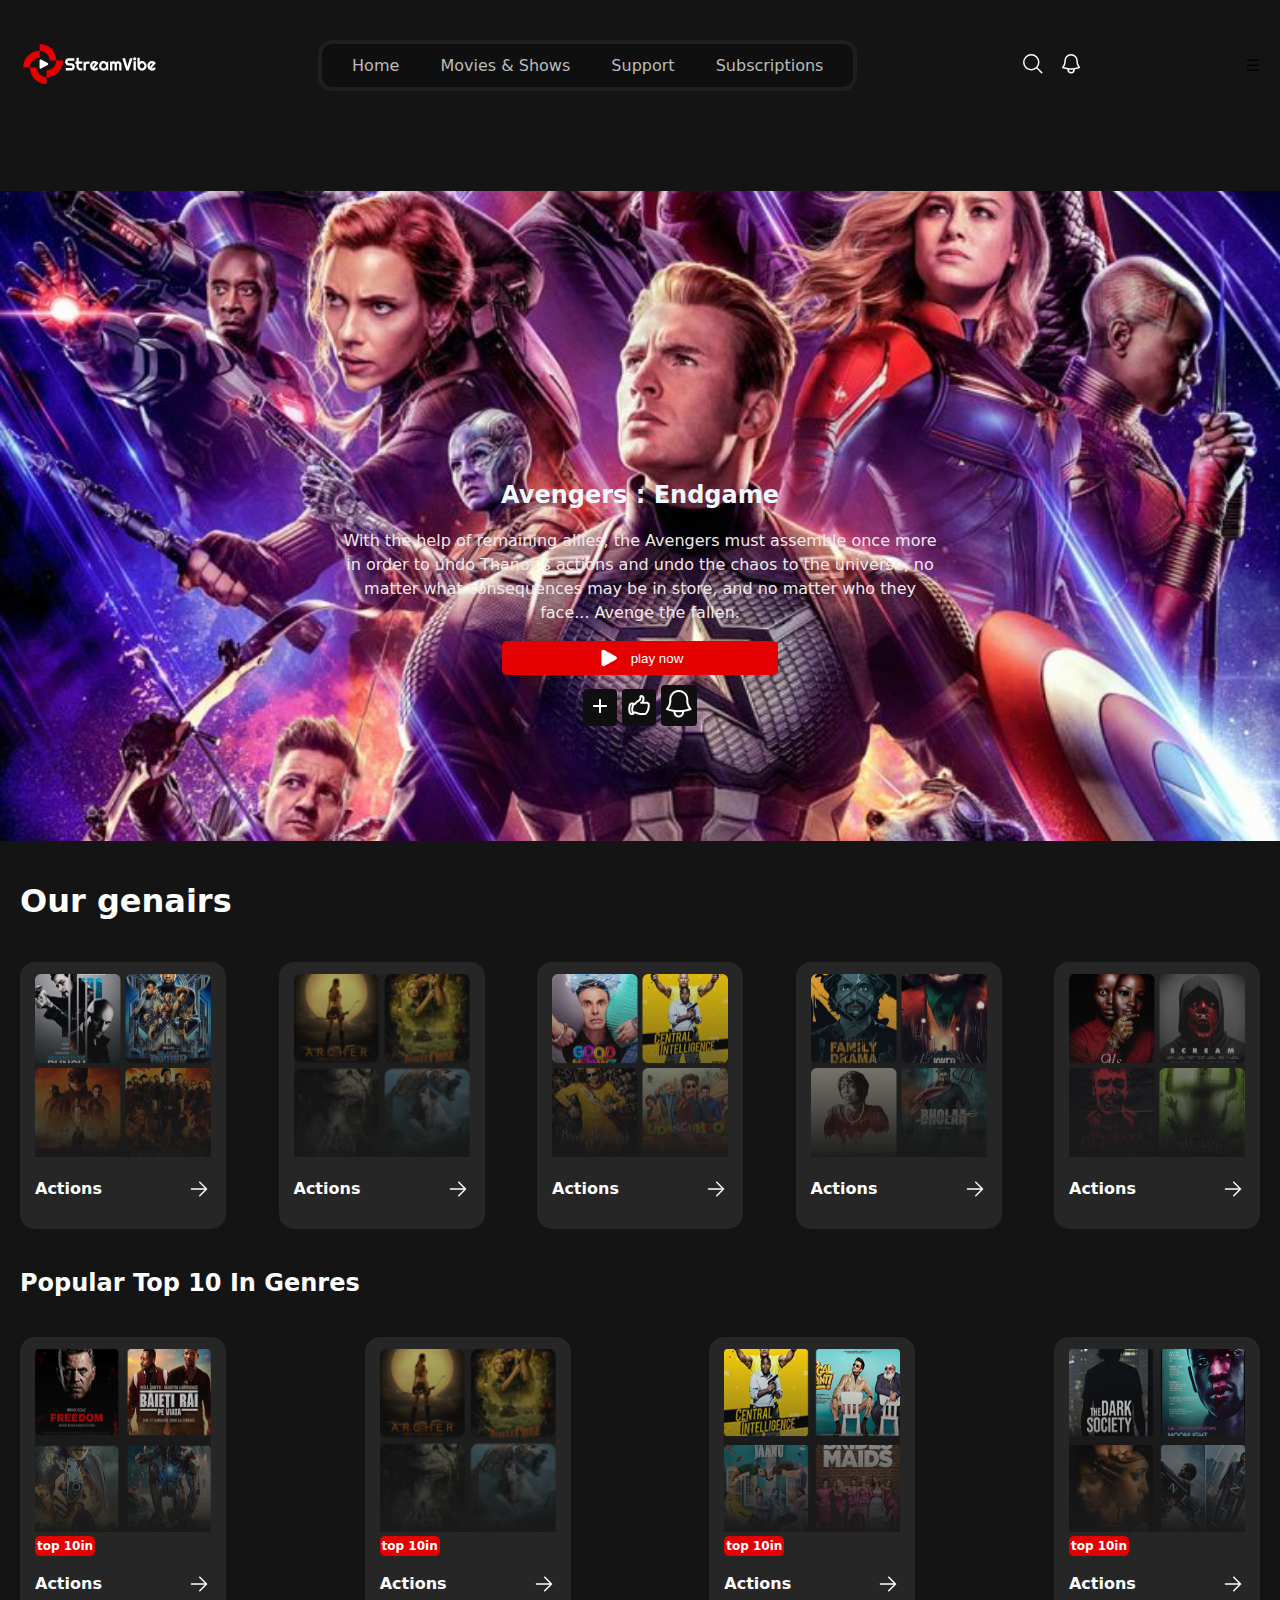
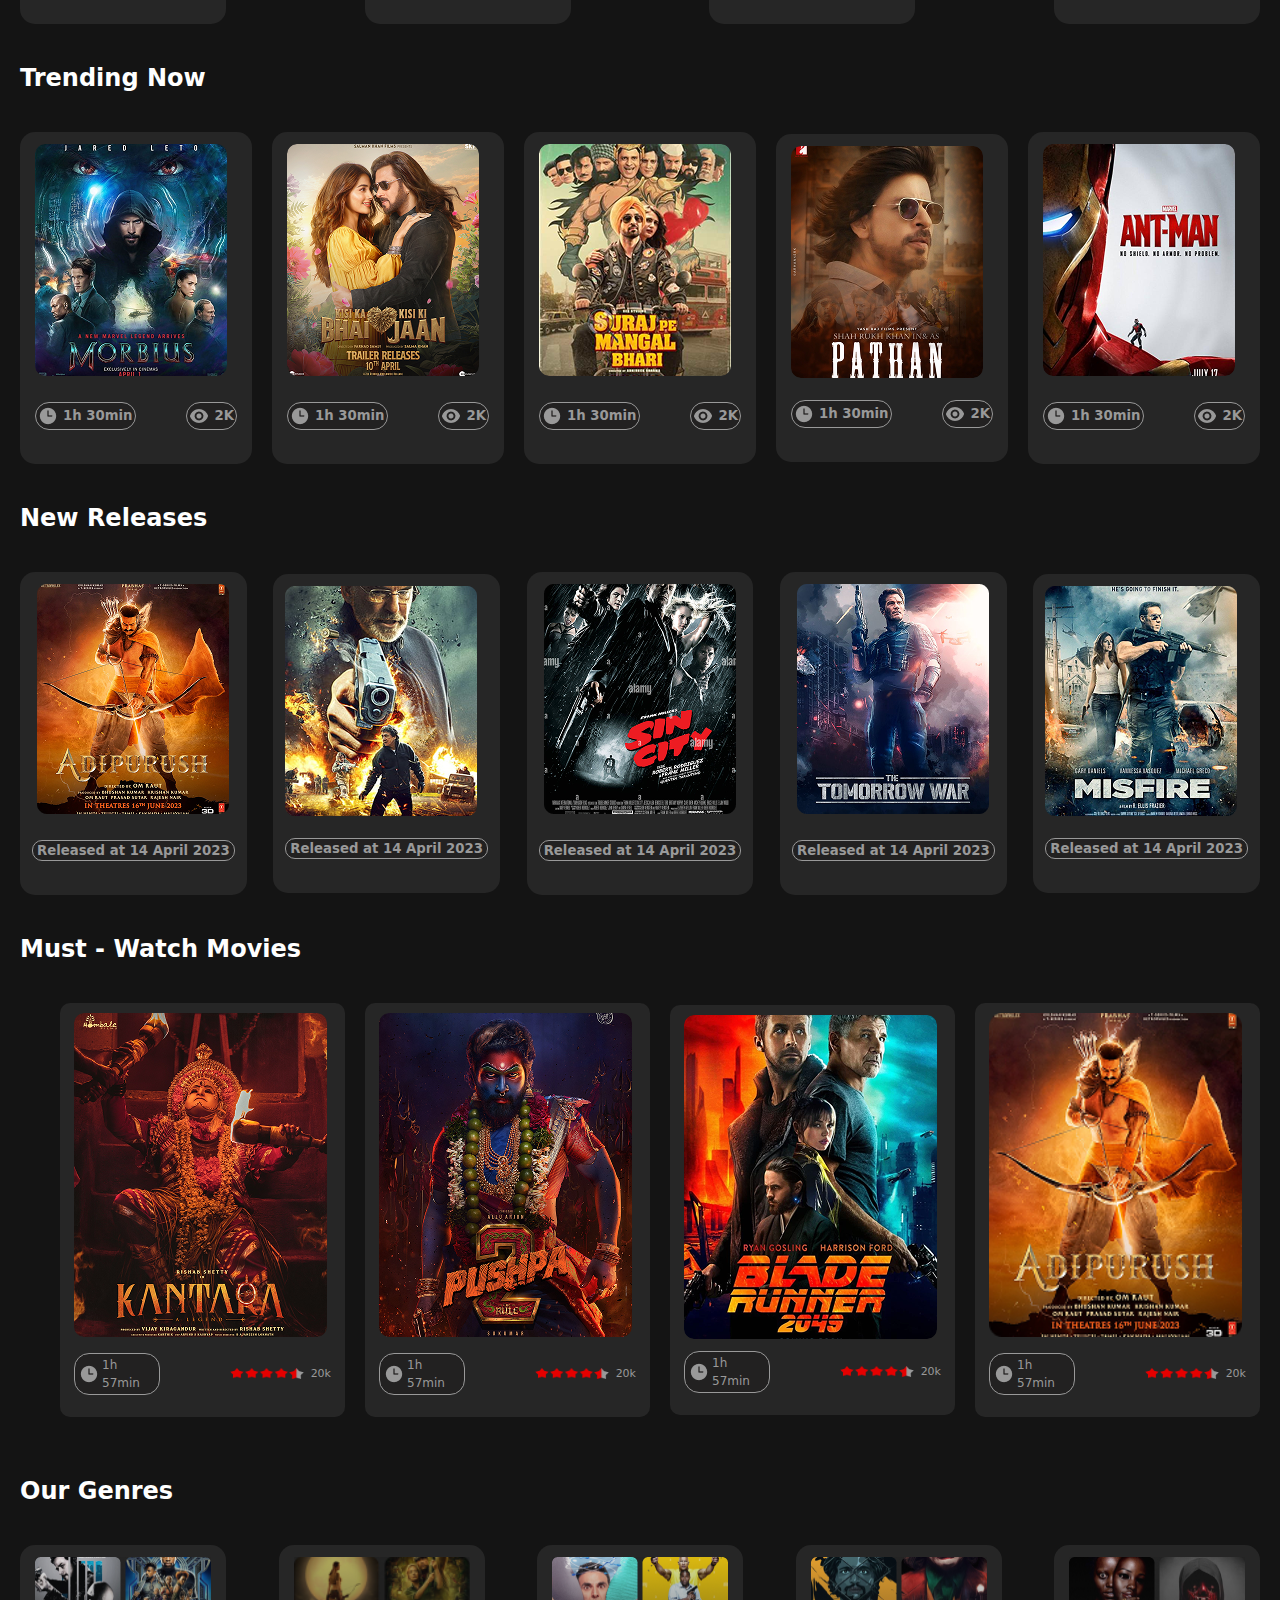
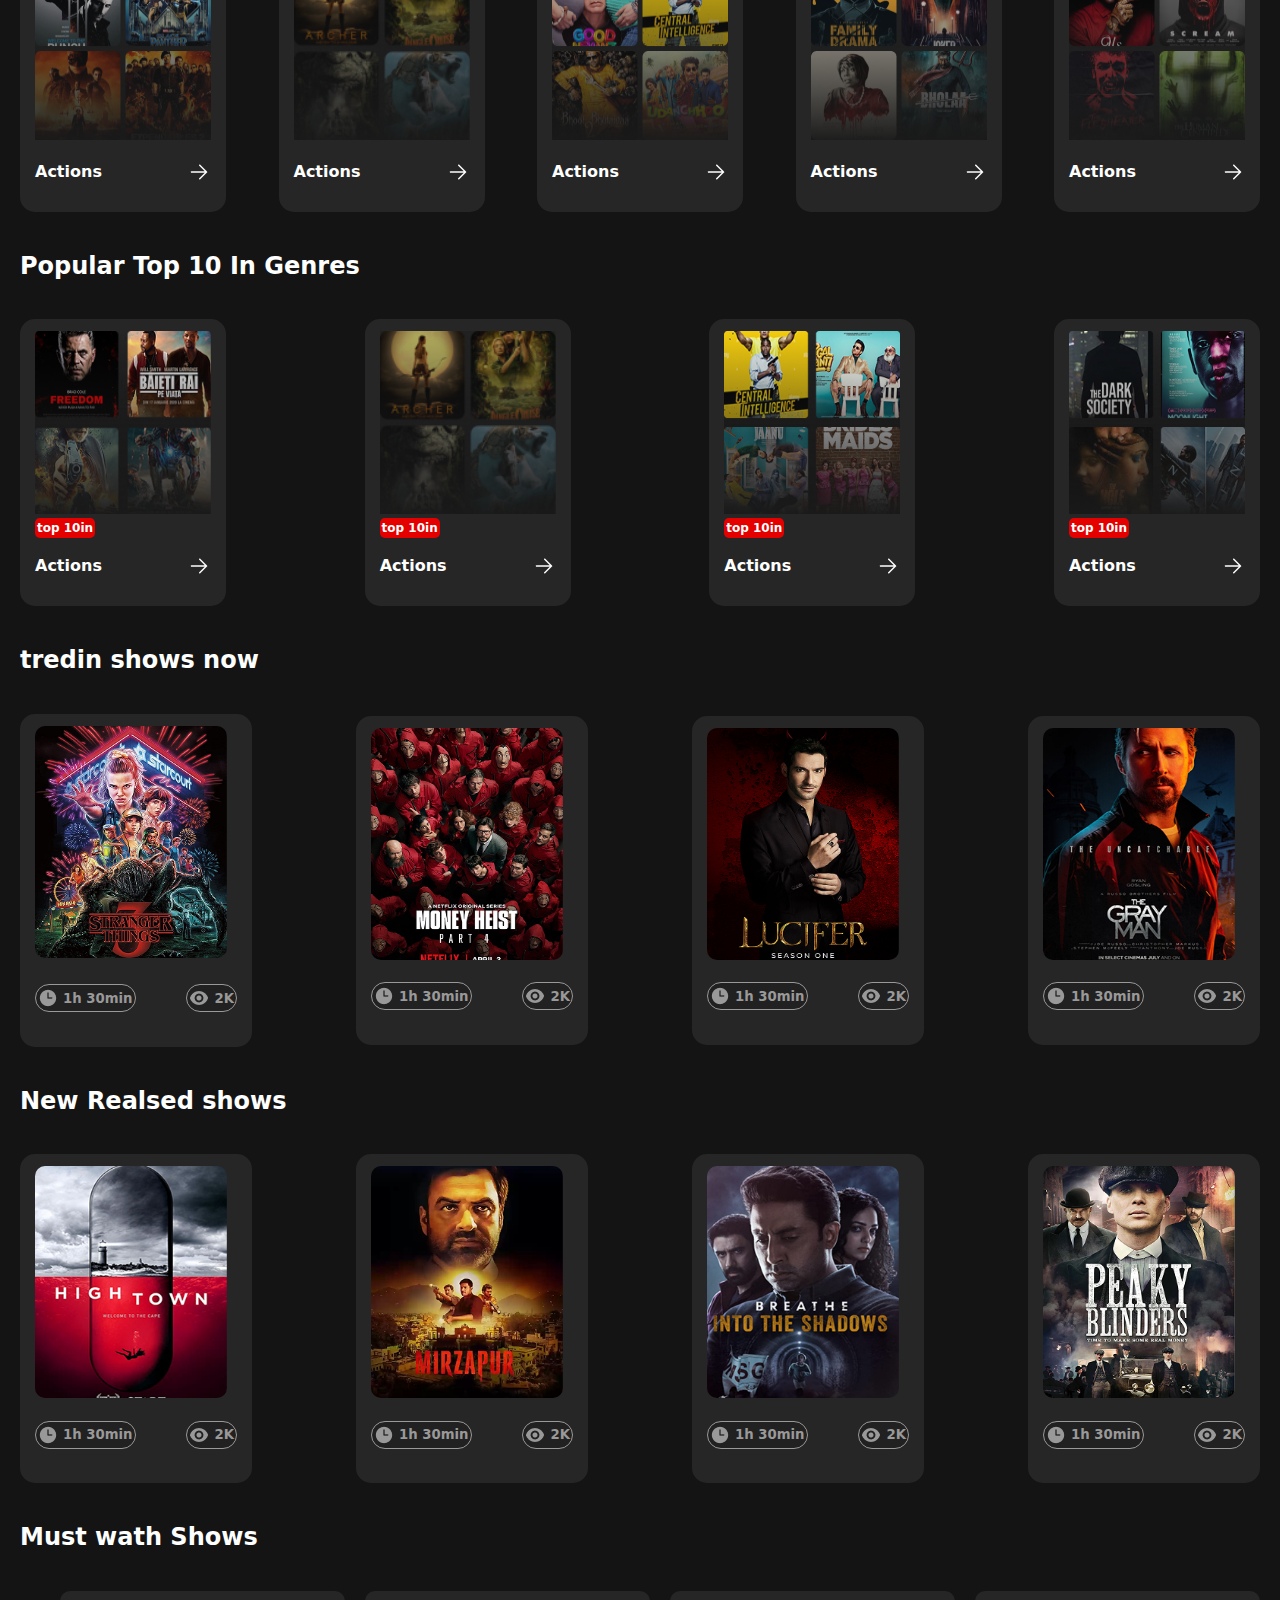
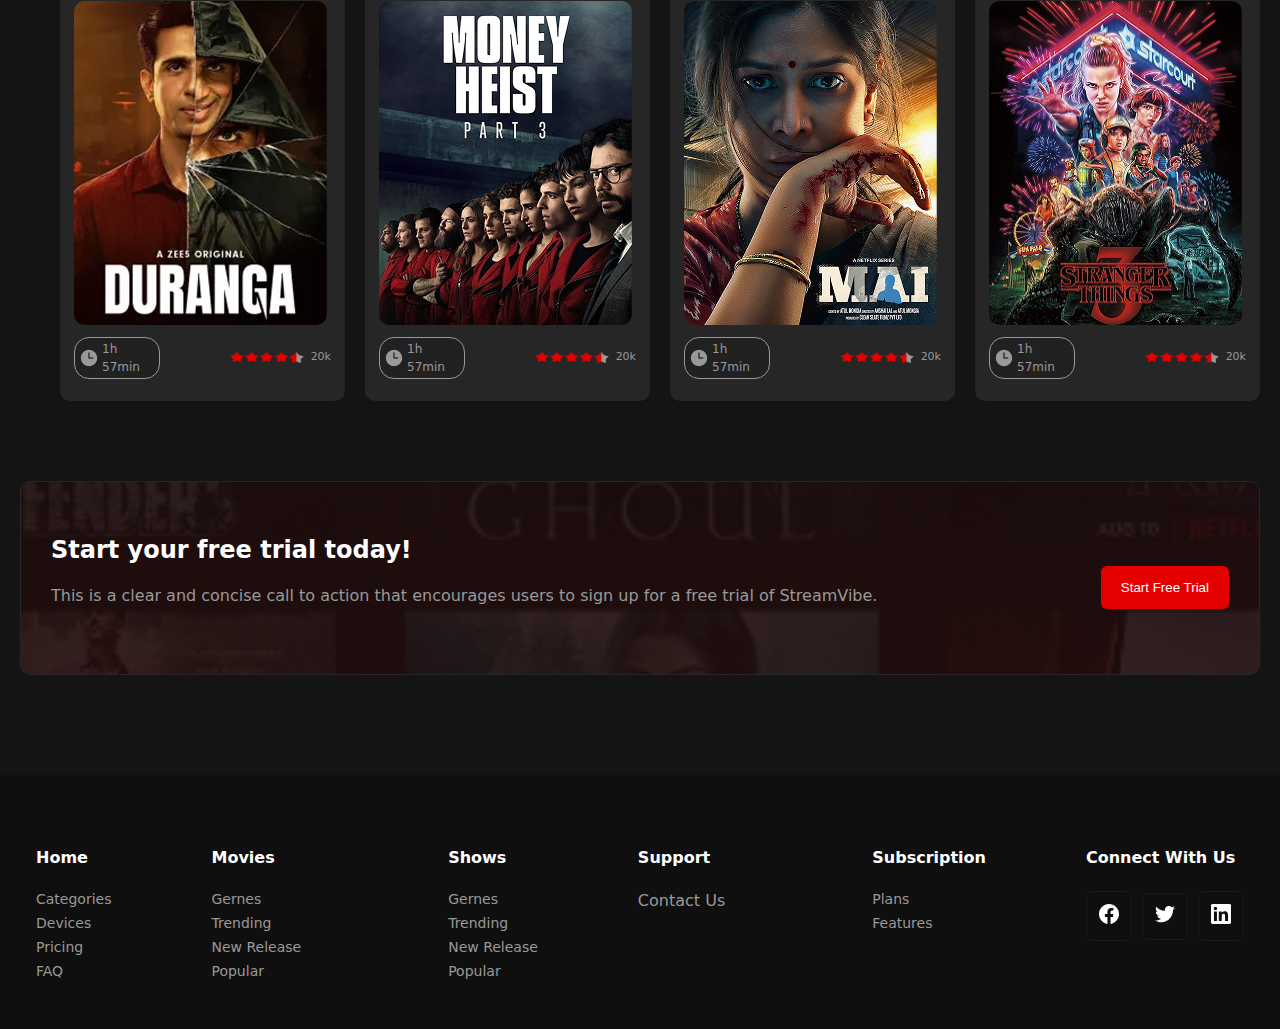
<file: movie.html>
<!doctype html>
<html lang="en">
  <head>
    <meta charset="UTF-8" />
    <meta name="viewport" content="width=device-width, initial-scale=1.0" />
    <title>movies</title>
    <link rel="stylesheet" href="./styles/main.css" />
  </head>
  <body>
    <header
      id="mainHeader"
      class="mainHeader"
      data-aos="fade-down"
      data-aos-duration="800"
    >
      <div class="nav-container">
        <div class="container">
          <div class="header-intro">
            <a href="./index.html">
              <img class="site-logo" src="./images/Logo.svg" alt="logo" />
            </a>

            <nav id="navbar" class="navbar">
              <a href="./index.html" class="item">Home</a>
              <a href="./movie.html" class="item">Movies & Shows</a>
              <a href="./support.html" class="item">Support</a>
              <a href="./subscriptions.html" class="item">Subscriptions</a>
            </nav>

            <div class="header-images">
              <img src="./images/lupa.svg" alt="lupa" />
              <img src="./images/bro.svg" alt="qongiroq" />
            </div>

            <div class="menu-btn" onclick="toggleMenu()">☰</div>
          </div>
        </div>
      </div>
    </header>

    <main data-aos="fade-up" class="main-bg">
      <section>
        <div class="continer">
          <div class="main-text-box">
            <h1 class="main-title">Avengers : Endgame</h1>
            <p class="main-text">
              With the help of remaining allies, the Avengers must assemble once
              more in order to undo Thanos's actions and undo the chaos to the
              universe, no matter what consequences may be in store, and no
              matter who they face... Avenge the fallen.
            </p>

            <button class="red-btn">
              <img src="./images/toxta.png" alt="" /> play now
            </button>
            <div class="main-btns">
              <button class="plus-btn">
                <img src="./images/pilus.png" alt="" />
              </button>
              <button class="like-btn">
                <img src="./images/like.png" alt="" />
              </button>
              <button class="qongiroqcha-btn">
                <img src="./images/qongiroqcha.png" alt="" />
              </button>
            </div>
          </div>
          <div class="liner"></div>
        </div>
      </section>
    </main>
    <section>
      <div class="container">
        <h1 style="color: white; padding-top: 20px">Our genairs</h1>
        <ul class="movies-hero" data-aos="fade-left">
          <li class="movies">
            <img class="movies-pct" src="./images/2 kalls .png" alt="" />
            <div class="movies-mini">
              <h3 class="movies-title">Actions</h3>
              <img class="movies-mini-pct" src="./images/strelka.png" alt="" />
            </div>
          </li>
          <li class="movies">
            <img
              class="movies-pct"
              src="./images/kamonchi qix 4x4.png"
              alt=""
            />
            <div class="movies-mini">
              <h3 class="movies-title">Actions</h3>
              <img class="movies-mini-pct" src="./images/strelka.png" alt="" />
            </div>
          </li>
          <li class="movies">
            <img class="movies-pct" src="./images/kayp brat 4x4.png" alt="" />
            <div class="movies-mini">
              <h3 class="movies-title">Actions</h3>
              <img class="movies-mini-pct" src="./images/strelka.png" alt="" />
            </div>
          </li>
          <li class="movies">
            <img class="movies-pct" src="./images/dramma 4x4.png" alt="" />
            <div class="movies-mini">
              <h3 class="movies-title">Actions</h3>
              <img class="movies-mini-pct" src="./images/strelka.png" alt="" />
            </div>
          </li>
          <li class="movies">
            <img class="movies-pct" src="./images/horor.png" alt="" />
            <div class="movies-mini">
              <h3 class="movies-title">Actions</h3>
              <img class="movies-mini-pct" src="./images/strelka.png" alt="" />
            </div>
          </li>
        </ul>
        <h2 style="color: white; padding-top: 20px">
          Popular Top 10 In Genres
        </h2>
        <ul class="movies--hero" data-aos="fade-right">
          <li class="movies">
            <img class="movies-pct" src="./images/freedom 4x4.png" alt="" />
            <span class="movies-top">top 10in</span>
            <div class="movies-mini">
              <h3 class="movies-title">Actions</h3>
              <img class="movies-mini-pct" src="./images/strelka.png" alt="" />
            </div>
          </li>
          <li class="movies">
            <img
              class="movies-pct"
              src="./images/kamonchi qix 4x4.png"
              alt=""
            />
            <span class="movies-top">top 10in</span>
            <div class="movies-mini">
              <h3 class="movies-title">Actions</h3>
              <img class="movies-mini-pct" src="./images/strelka.png" alt="" />
            </div>
          </li>
          <li class="movies">
            <img class="movies-pct" src="./images/2 niggers 4x4.png" alt="" />
            <span class="movies-top">top 10in</span>
            <div class="movies-mini">
              <h3 class="movies-title">Actions</h3>
              <img class="movies-mini-pct" src="./images/strelka.png" alt="" />
            </div>
          </li>
          <li class="movies">
            <img
              class="movies-pct"
              src="./images/dark socsicty 4x4.png"
              alt=""
            />
            <span class="movies-top">top 10in</span>
            <div class="movies-mini">
              <h3 class="movies-title">Actions</h3>
              <img class="movies-mini-pct" src="./images/strelka.png" alt="" />
            </div>
          </li>
        </ul>
        <h2 style="color: white; padding-top: 20px">Trending Now</h2>
        <ul class="movies-one-hero" data-aos="fade-up" data-aos-duration="3000">
          <li class="movies-one" >
            <a href="./morbius cino.html">
            <img class="movies-one-pct" src="./images/moribus.png" alt="" />
            <div class="movie-one-mini">
              <h5 class="movies-ocloc-title">
                <img src="./images/soatvoy.png" alt="" />1h 30min
              </h5>
              <h5 class="movies-eye-title">
                <img src="./images/kozvoy.png" alt="" />
                2K
              </h5>
            </div>
            </a>
          </li>
          <li class="movies-one">
            <a href="./bhai jaan cino.html">
            <img class="movies-one-pct" src="./images/bhaijaan.png" alt="" />
            <div class="movie-one-mini">
              <h5 class="movies-ocloc-title">
                <img src="./images/soatvoy.png" alt="" />1h 30min
              </h5>
              <h5 class="movies-eye-title">
                <img src="./images/kozvoy.png" alt="" />
                2K
              </h5>
            </div>
            </a>
          </li>
          <li class="movies-one">
            <a href="./suraj pe cino.html">
            <img class="movies-one-pct" src="./images/suraj pe.png" alt="" />
            <div class="movie-one-mini">
              <h5 class="movies-ocloc-title">
                <img src="./images/soatvoy.png" alt="" />1h 30min
              </h5>
              <h5 class="movies-eye-title">
                <img src="./images/kozvoy.png" alt="" />
                2K
              </h5>
            </div>
            </a>
          </li>
          <li class="movies-one">
            <img class="movies-one-pct" src="./images/./pathan.png" alt="" />
            <div class="movie-one-mini">
              <h5 class="movies-ocloc-title">
                <img src="./images/soatvoy.png" alt="" />1h 30min
              </h5>
              <h5 class="movies-eye-title">
                <img src="./images/kozvoy.png" alt="" />
                2K
              </h5>
            </div>
          </li>
          <li class="movies-one">
            <a href="./ant man cino.html">
            <img class="movies-one-pct" src="./images/ant man.png" alt="" />
            <div class="movie-one-mini">
              <h5 class="movies-ocloc-title">
                <img src="./images/soatvoy.png" alt="" />1h 30min
              </h5>
              <h5 class="movies-eye-title">
                <img src="./images/kozvoy.png" alt="" />
                2K
              </h5>
            </div>
            </a>
          </li>
        </ul>
        <h2 style="color: white; padding-top: 20px">New Releases</h2>
        <ul class="movies--one--hero" data-aos="fade-up-left">
          <li class="movies--one">
            <a href="./adipurush.html">
            <img class="movies--one--pct" src="./images/adipurus.png" alt="" />
            <h5 class="movies--one--title">Released at 14 April 2023</h5>
            </a>
          </li>
          <li class="movies--one">
            <img
              class="movies--one--pct"
              src="./images/pistolet brat.png"
              alt=""
            />
            <h5 class="movies--one--title">Released at 14 April 2023</h5>
          </li>
          <li class="movies--one">
            <a href="./sin city cino.html">
            <img class="movies--one--pct" src="./images/sin city.png" alt="" />
            <h5 class="movies--one--title">Released at 14 April 2023</h5>
            </a>
          </li>
          <li class="movies--one">
            <a href="./tomorow war cino.html">
            <img
              class="movies--one--pct"
              src="./images/tomorrow war.png"
              alt=""
            />
            <h5 class="movies--one--title">Released at 14 April 2023</h5>
            </a>
          </li>
          <li class="movies--one">
            <img class="movies--one--pct" src="./images/misfire.png" alt="" />
            <h5 class="movies--one--title">Released at 14 April 2023</h5>
          </li>
        </ul>
        <h2 style="color: white; padding-top: 20px">Must - Watch Movies</h2>
        <ul class="movies-big-hero" data-aos="fade-down-right">
          <li class="movies-big">
            <a href="./kantara.html">
            <img class="movies-big-pct" src="./images/kantara.png" alt="" />
            <div class="movies-big-mini">
              <h3 class="movies-big-title">
                <img src="./images/soatvoy.png" alt="" />1h 57min
              </h3>
              <div class="moviees-big-score">
                <img src="./images/stars.png" alt="" />
                <h4>20k</h4>
              </div>
            </div>
            </a>
          </li>
          <li class="movies-big">
            <a href="./pushpa cino.html">
            <img class="movies-big-pct" src="./images/pushpa.png" alt="" />
            <div class="movies-big-mini">
              <h3 class="movies-big-title">
                <img src="./images/soatvoy.png" alt="" />1h 57min
              </h3>
              <div class="moviees-big-score">
                <img src="./images/stars.png" alt="" />
                <h4>20k</h4>
              </div>
            </div>
            </a>
          </li>
          <li class="movies-big">
            <img class="movies-big-pct" src="./images/blade runer.png" alt="" />
            <div class="movies-big-mini">
              <h3 class="movies-big-title">
                <img src="./images/soatvoy.png" alt="" />1h 57min
              </h3>
              <div class="moviees-big-score">
                <img src="./images/stars.png" alt="" />
                <h4>20k</h4>
              </div>
            </div>
          </li>
          <li class="movies-big">
            <a href="./adipurush.html">
            <img class="movies-big-pct" src="./images/adipurus.png" alt="" />
            <div class="movies-big-mini">
              <h3 class="movies-big-title">
                <img src="./images/soatvoy.png" alt="" />1h 57min
              </h3>
              <div class="moviees-big-score">
                <img src="./images/stars.png" alt="" />
                <h4>20k</h4>
              </div>
            </div>
            </a>
          </li>
        </ul>
      </div>
    </section>
    <section>
      <div class="container">
        <h2 style="color: white; padding-top: 40px">Our Genres</h2>
        <ul class="movies-hero" data-aos="fade-down-left">
          <li class="movies">
            <img class="movies-pct" src="./images/2 kalls .png" alt="" />
            <div class="movies-mini">
              <h3 class="movies-title">Actions</h3>
              <img class="movies-mini-pct" src="./images/strelka.png" alt="" />
            </div>
          </li>
          <li class="movies">
            <img
              class="movies-pct"
              src="./images/kamonchi qix 4x4.png"
              alt=""
            />
            <div class="movies-mini">
              <h3 class="movies-title">Actions</h3>
              <img class="movies-mini-pct" src="./images/strelka.png" alt="" />
            </div>
          </li>
          <li class="movies">
            <img class="movies-pct" src="./images/kayp brat 4x4.png" alt="" />
            <div class="movies-mini">
              <h3 class="movies-title">Actions</h3>
              <img class="movies-mini-pct" src="./images/strelka.png" alt="" />
            </div>
          </li>
          <li class="movies">
            <img class="movies-pct" src="./images/dramma 4x4.png" alt="" />
            <div class="movies-mini">
              <h3 class="movies-title">Actions</h3>
              <img class="movies-mini-pct" src="./images/strelka.png" alt="" />
            </div>
          </li>
          <li class="movies">
            <img class="movies-pct" src="./images/horor.png" alt="" />
            <div class="movies-mini">
              <h3 class="movies-title">Actions</h3>
              <img class="movies-mini-pct" src="./images/strelka.png" alt="" />
            </div>
          </li>
        </ul>
        <h2 style="color: white; padding-top: 20px">
          Popular Top 10 In Genres
        </h2>
        <ul class="movies--hero" data-aos="zoom-in-up">
          <li class="movies">
            <img class="movies-pct" src="./images/freedom 4x4.png" alt="" />
            <span class="movies-top">top 10in</span>
            <div class="movies-mini">
              <h3 class="movies-title">Actions</h3>
              <img class="movies-mini-pct" src="./images/strelka.png" alt="" />
            </div>
          </li>
          <li class="movies">
            <img
              class="movies-pct"
              src="./images/kamonchi qix 4x4.png"
              alt=""
            />
            <span class="movies-top">top 10in</span>
            <div class="movies-mini">
              <h3 class="movies-title">Actions</h3>
              <img class="movies-mini-pct" src="./images/strelka.png" alt="" />
            </div>
          </li>
          <li class="movies">
            <img class="movies-pct" src="./images/2 niggers 4x4.png" alt="" />
            <span class="movies-top">top 10in</span>
            <div class="movies-mini">
              <h3 class="movies-title">Actions</h3>
              <img class="movies-mini-pct" src="./images/strelka.png" alt="" />
            </div>
          </li>
          <li class="movies">
            <img
              class="movies-pct"
              src="./images/dark socsicty 4x4.png"
              alt=""
            />
            <span class="movies-top">top 10in</span>
            <div class="movies-mini">
              <h3 class="movies-title">Actions</h3>
              <img class="movies-mini-pct" src="./images/strelka.png" alt="" />
            </div>
          </li>
        </ul>
        <h2 style="color: white; padding-top: 20px">tredin shows now</h2>
        <ul class="movies-one-hero" data-aos="zoom-in-down">
          <li class="movies-one">
            <a href="./stranger things cino.html">
            <img
              class="movies-one-pct"
              src="./images/stranger things.png"
              alt=""
            />
            <div class="movie-one-mini">
              <h5 class="movies-ocloc-title">
                <img src="./images/soatvoy.png" alt="" />1h 30min
              </h5>
              <h5 class="movies-eye-title">
                <img src="./images/kozvoy.png" alt="" />
                2K
              </h5>
            </div>
            </a>
          </li>
          <li class="movies-one">
            <img
              class="movies-one-pct"
              src="./images/money heist4.png"
              alt=""
            />
            <div class="movie-one-mini">
              <h5 class="movies-ocloc-title">
                <img src="./images/soatvoy.png" alt="" />1h 30min
              </h5>
              <h5 class="movies-eye-title">
                <img src="./images/kozvoy.png" alt="" />
                2K
              </h5>
            </div>
          </li>
          <li class="movies-one">
            <img class="movies-one-pct" src="./images/lyutsifer.png" alt="" />
            <div class="movie-one-mini">
              <h5 class="movies-ocloc-title">
                <img src="./images/soatvoy.png" alt="" />1h 30min
              </h5>
              <h5 class="movies-eye-title">
                <img src="./images/kozvoy.png" alt="" />
                2K
              </h5>
            </div>
          </li>
          <li class="movies-one">
            <img class="movies-one-pct" src="./images/gary man.png" alt="" />
            <div class="movie-one-mini">
              <h5 class="movies-ocloc-title">
                <img src="./images/soatvoy.png" alt="" />1h 30min
              </h5>
              <h5 class="movies-eye-title">
                <img src="./images/kozvoy.png" alt="" />
                2K
              </h5>
            </div>
          </li>
        </ul>
        <h2 style="color: white; padding-top: 20px">New Realsed shows</h2>
        <ul class="movies-one-hero" data-aos="zoom-out">
          <li class="movies-one">
            <img class="movies-one-pct" src="./images/high town.png" alt="" />
            <div class="movie-one-mini">
              <h5 class="movies-ocloc-title">
                <img src="./images/soatvoy.png" alt="" />1h 30min
              </h5>
              <h5 class="movies-eye-title">
                <img src="./images/kozvoy.png" alt="" />
                2K
              </h5>
            </div>
          </li>
          <li class="movies-one">
            <img class="movies-one-pct" src="./images/mir zapur.png" alt="" />
            <div class="movie-one-mini">
              <h5 class="movies-ocloc-title">
                <img src="./images/soatvoy.png" alt="" />1h 30min
              </h5>
              <h5 class="movies-eye-title">
                <img src="./images/kozvoy.png" alt="" />
                2K
              </h5>
            </div>
          </li>
          <li class="movies-one">
            <img class="movies-one-pct" src="./images/breathe.png" alt="" />
            <div class="movie-one-mini">
              <h5 class="movies-ocloc-title">
                <img src="./images/soatvoy.png" alt="" />1h 30min
              </h5>
              <h5 class="movies-eye-title">
                <img src="./images/kozvoy.png" alt="" />
                2K
              </h5>
            </div>
          </li>
          <li class="movies-one">
            <img
              class="movies-one-pct"
              src="./images/peaky blanders.png"
              alt=""
            />
            <div class="movie-one-mini">
              <h5 class="movies-ocloc-title">
                <img src="./images/soatvoy.png" alt="" />1h 30min
              </h5>
              <h5 class="movies-eye-title">
                <img src="./images/kozvoy.png" alt="" />
                2K
              </h5>
            </div>
          </li>
        </ul>
        <h2 style="color: white; padding-top: 20px">Must wath Shows</h2>
        <ul class="movies-big-hero" data-aos="zoom-out-right">
          <li class="movies-big">
            <img class="movies-big-pct" src="./images/duranga.png" alt="" />
            <div class="movies-big-mini">
              <h3 class="movies-big-title">
                <img src="./images/soatvoy.png" alt="" />1h 57min
              </h3>
              <div class="moviees-big-score">
                <img src="./images/stars.png" alt="" />
                <h4>20k</h4>
              </div>
            </div>
          </li>
          <li class="movies-big">
            <img class="movies-big-pct" src="./images/money heist.png" alt="" />
            <div class="movies-big-mini">
              <h3 class="movies-big-title">
                <img src="./images/soatvoy.png" alt="" />1h 57min
              </h3>
              <div class="moviees-big-score">
                <img src="./images/stars.png" alt="" />
                <h4>20k</h4>
              </div>
            </div>
          </li>
          <li class="movies-big">
            <img class="movies-big-pct" src="./images/mai.png" alt="" />
            <div class="movies-big-mini">
              <h3 class="movies-big-title">
                <img src="./images/soatvoy.png" alt="" />1h 57min
              </h3>
              <div class="moviees-big-score">
                <img src="./images/stars.png" alt="" />
                <h4>20k</h4>
              </div>
            </div>
          </li>
          <li class="movies-big">
            <img
              class="movies-big-pct"
              src="./images/stranger things.png"
              alt=""
            />
            <div class="movies-big-mini">
              <h3 class="movies-big-title">
                <img src="./images/soatvoy.png" alt="" />1h 57min
              </h3>
              <div class="moviees-big-score">
                <img src="./images/stars.png" alt="" />
                <h4>20k</h4>
              </div>
            </div>
          </li>
        </ul>
      </div>
    </section>

    <section class="six-section">
      <div class="container">
        <div class="start-wrapper">
          <div class="six-textbox">
            <h2 class="title5">Start your free trial today!</h2>
            <p class="text">
              This is a clear and concise call to action that encourages users
              to sign up for a free trial of StreamVibe.
            </p>
          </div>

          <button class="four-btnn">Start Free Trial</button>
        </div>
      </div>
    </section>

    <footer>
      <div class="container">
        <div class="footer-wrapper">
          <div class="one-wrapper">
            <div class="home">
              <h4 class="home-h4">Home</h4>
              <ul class="text-list">
                <li><a href="./index.html">Categories</a></li>
                <li><a href="./index.html">Devices</a></li>
                <li><a href="./index.html">Pricing</a></li>
                <li><a href="./index.html">FAQ</a></li>
              </ul>
            </div>

            <div class="home">
              <h4 class="home-h4">Movies</h4>
              <ul class="text-list">
                <li><a href="./index.html">Gernes</a></li>
                <li><a href="./index.html">Trending</a></li>
                <li><a href="./index.html">New Release</a></li>
                <li><a href="./index.html">Popular</a></li>
              </ul>
            </div>
          </div>

          <div class="two-wrapper">
            <div class="home">
              <h4 class="home-h4">Shows</h4>
              <ul class="text-list">
                <li><a href="./index.html">Gernes</a></li>
                <li><a href="./index.html">Trending</a></li>
                <li><a href="./index.html">New Release</a></li>
                <li><a href="./index.html">Popular</a></li>
              </ul>
            </div>

            <div class="home">
              <h4 class="home-h4">Support</h4>
              <ul class="text-list">
                <li><a class="size" href="./index.html">Contact Us</a></li>
              </ul>
            </div>
          </div>

          <div class="two-wrapper">
            <div class="home">
              <h4 class="home-h4">Subscription</h4>
              <ul class="text-list">
                <li><a href="./index.html">Plans</a></li>
                <li><a href="./index.html">Features</a></li>
              </ul>
            </div>

            <div class="home">
              <h4 class="home-h4">Connect With Us</h4>

              <div class="images">
                <div class="img1">
                  <a href="#">
                    <img src="./images/facebook.svg" alt="faceebook" />
                  </a>
                </div>
                <div class="img1">
                  <a href="#">
                    <img src="./images/twiter.svg" alt="twiter" />
                  </a>
                </div>
                <div class="img1">
                  <a href="#">
                    <img src="./images/in.svg" alt="in" />
                  </a>
                </div>
              </div>
            </div>
          </div>
        </div>
      </div>
    </footer>

    <script src="./main.js"></script>
  </body>
</html>
</file>
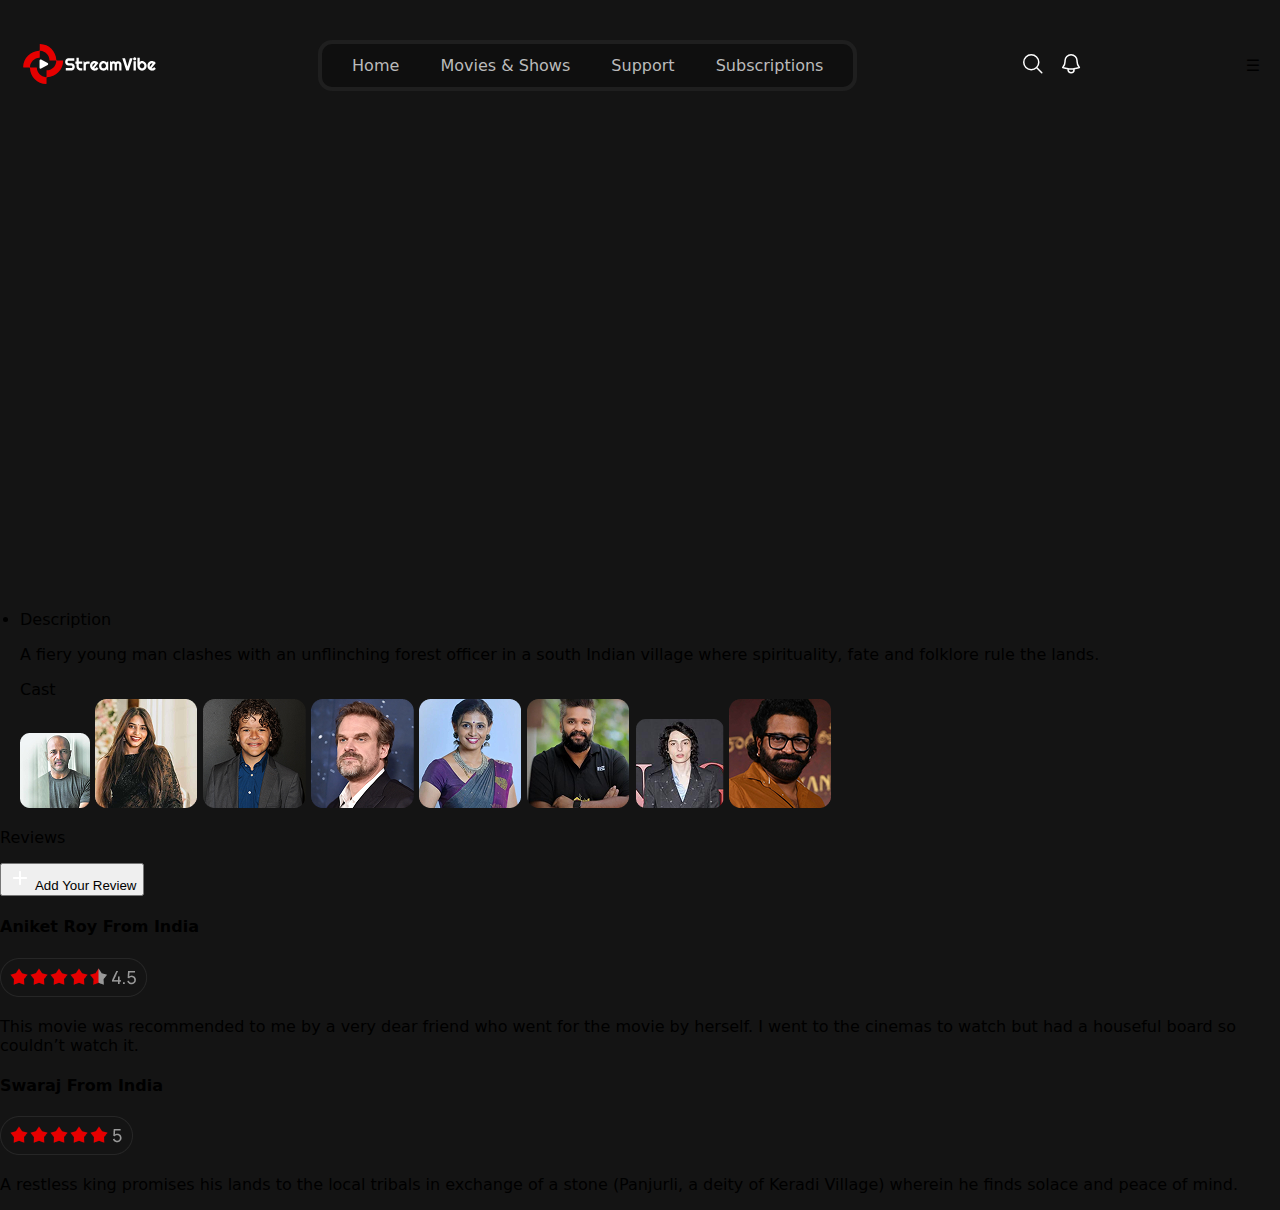
<file: pushpa cino.html>
<!doctype html>
<html lang="en">
  <head>
    <meta charset="UTF-8" />
    <meta name="viewport" content="width=device-width, initial-scale=1.0" />
    <title>pushpa</title>
    <link rel="stylesheet" href="./styles/main.css" />
  </head>
  <body>
    <header
      id="mainHeader"
      class="mainHeader"
      data-aos="fade-down"
      data-aos-duration="800"
    >
      <div class="nav-container">
        <div class="container">
          <div class="header-intro">
            <a href="./index.html">
              <img class="site-logo" src="./images/Logo.svg" alt="logo" />
            </a>

            <nav id="navbar" class="navbar">
              <a href="./index.html" class="item">Home</a>
              <a href="./movie.html" class="item">Movies & Shows</a>
              <a href="./support.html" class="item">Support</a>
              <a href="./subscriptions.html" class="item">Subscriptions</a>
            </nav>

            <div class="header-images">
              <img src="./images/lupa.svg" alt="lupa" />
              <img src="./images/bro.svg" alt="qongiroq" />
            </div>

            <div class="menu-btn" onclick="toggleMenu()">☰</div>
          </div>
        </div>
      </div>
    </header>
    <main>
      <div class="container">
        <iframe class="imorbius" width="100%" height="515" src="https://www.youtube.com/embed/sLgiU35ZhfY" title="Pushpa The Rise Full Movie | Allu Arjun | Rashmika Mandanna | Fahadh Faasil | HD Facts and Review" frameborder="0" allow="accelerometer; autoplay; clipboard-write; encrypted-media; gyroscope; picture-in-picture; web-share" referrerpolicy="strict-origin-when-cross-origin" allowfullscreen></iframe>
          <li class="i">
            <div class="itext">
              <span>Description</span>
              <p>A fiery young man clashes with an unflinching forest officer in a
              south Indian village where spirituality, fate and folklore rule
              the lands.</p>
            </div>
            <div class="iactors">
                <div class="iactors-mini">
                    <span>Cast</span> 
                
                <div class="iactors-pcts">
                    <img src="./images/bratda nimadur boe i.png" alt="">
                <img src="./images/negro opoqi i.png" alt="">
                <img src="./images/iljaygan bratish i.png" alt="">
                <img src="./images/sigma brat.png" alt="">
                <img src="./images/siyoh kenayi i.png" alt="">
                <img src="./images/soqli brat i.png" alt="">
                <img src="./images/nefr i.png" alt="">
                <img src="./images/achki india i.png" alt="">
                </div>
                </div>
            </div>
            </div>
            <div class="icoments">
                <div class="icoments-text">
                    <p>Reviews</p>
                    <button> <img src="./images/pilus.png" alt=""> Add Your Review</button>
                </div>
                <div class="icoments-coments">
                    <div class="icoment">
                        <div class="icoment-title">
                            <h4 class="ititle">Aniket Roy <span>From India</span></h4>
                            <img height="39px" src="./images/4.5 stars.png" alt="">
                        </div>
                        <p>This movie was recommended to me by a very dear friend who went for the movie by herself. I went to the cinemas to watch but had a houseful board so couldn’t watch it.</p>
                    </div>
                     <div class="icoment">
                        <div class="icoment-title">
                            <h4 class="ititle">Swaraj <span>From India</span></h4>
                            <img width="133px" src="./images/5 stars.png" alt="">
                        </div>
                        <p>A restless king promises his lands to the local tribals in exchange of a stone (Panjurli, a deity of Keradi Village) wherein he finds solace and peace of mind.</p>
                    </div>
                </div>
            </div>
          </li>
        </ul>
      </div>
    </main>
  </body>
</html>
</file>
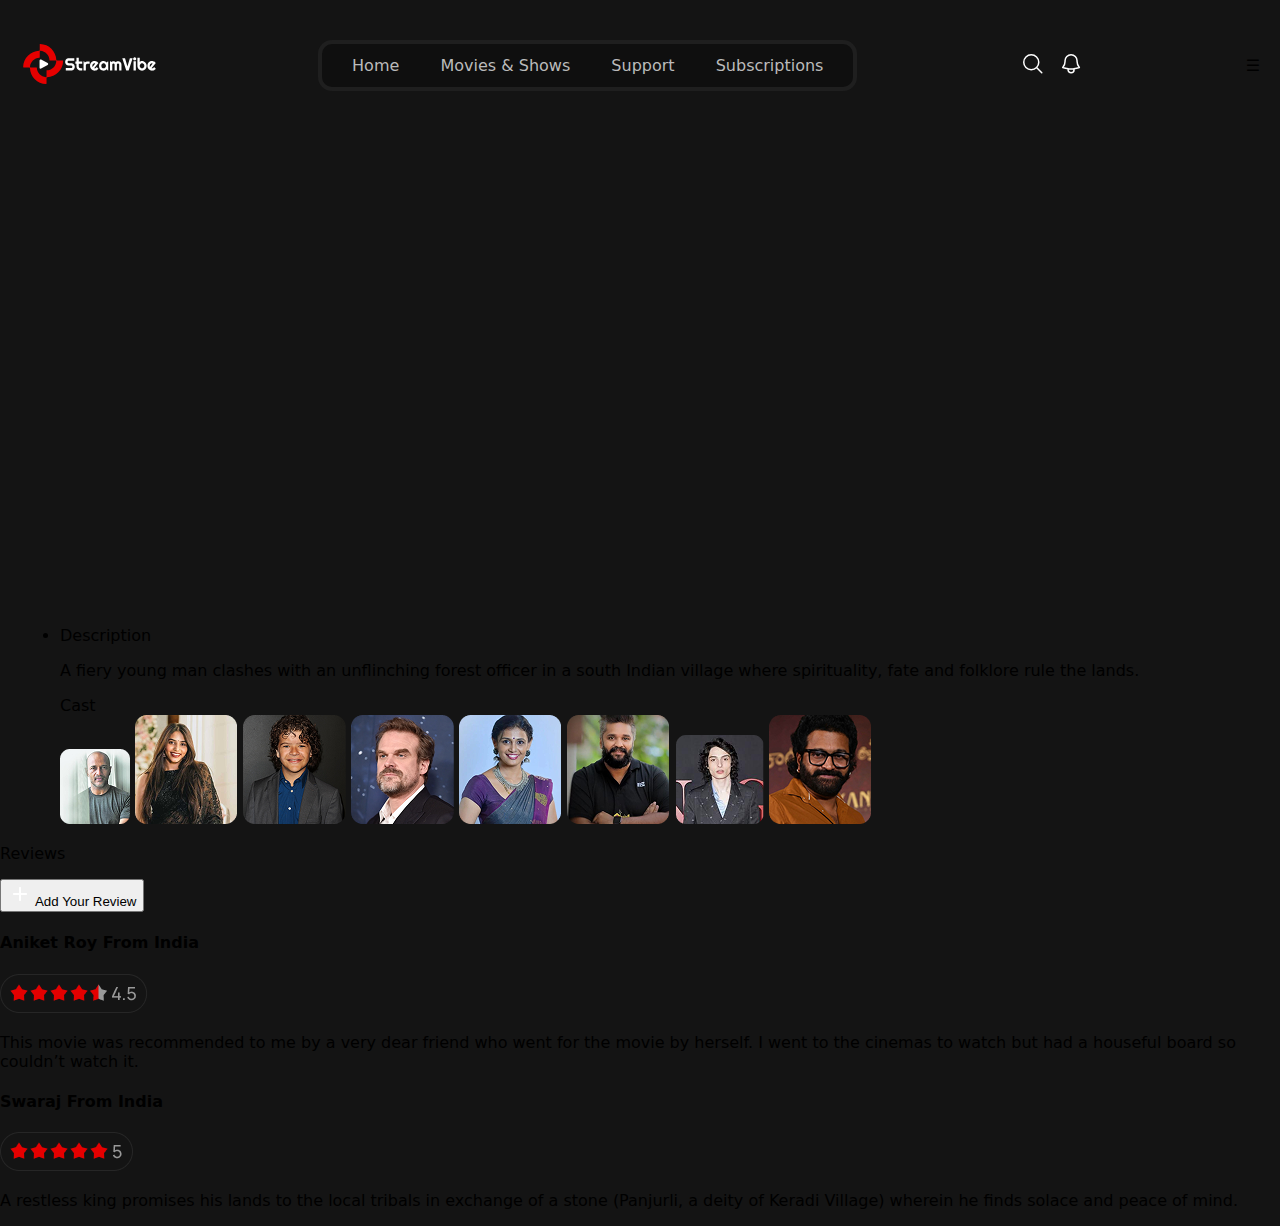
<file: sin city cino.html>
<!doctype html>
<html lang="en">
  <head>
    <meta charset="UTF-8" />
    <meta name="viewport" content="width=device-width, initial-scale=1.0" />
    <title>ain city</title>
    <link rel="stylesheet" href="./styles/main.css" />
  </head>
  <body>
    <header
      id="mainHeader"
      class="mainHeader"
      data-aos="fade-down"
      data-aos-duration="800"
    >
      <div class="nav-container">
        <div class="container">
          <div class="header-intro">
            <a href="./index.html">
              <img class="site-logo" src="./images/Logo.svg" alt="logo" />
            </a>

            <nav id="navbar" class="navbar">
              <a href="./index.html" class="item">Home</a>
              <a href="./movie.html" class="item">Movies & Shows</a>
              <a href="./support.html" class="item">Support</a>
              <a href="./subscriptions.html" class="item">Subscriptions</a>
            </nav>

            <div class="header-images">
              <img src="./images/lupa.svg" alt="lupa" />
              <img src="./images/bro.svg" alt="qongiroq" />
            </div>

            <div class="menu-btn" onclick="toggleMenu()">☰</div>
          </div>
        </div>
      </div>
    </header>
    <main>
      <div class="container">
        <iframe width="100%" height="515" class="imorbius" src="https://www.youtube.com/embed/cLO3gk9VfUY" title="Sin City’s Most Brutal &amp; Iconic Kill Scenes | Compilation ⚡ 4K" frameborder="0" allow="accelerometer; autoplay; clipboard-write; encrypted-media; gyroscope; picture-in-picture; web-share" referrerpolicy="strict-origin-when-cross-origin" allowfullscreen></iframe>
        <ul class="i-text-hero">
          <li class="i">
            <div class="itext">
              <span>Description</span>
              <p>A fiery young man clashes with an unflinching forest officer in a
              south Indian village where spirituality, fate and folklore rule
              the lands.</p>
            </div>
            <div class="iactors">
                <div class="iactors-mini">
                    <span>Cast</span> 
                
                <div class="iactors-pcts">
                    <img src="./images/bratda nimadur boe i.png" alt="">
                <img src="./images/negro opoqi i.png" alt="">
                <img src="./images/iljaygan bratish i.png" alt="">
                <img src="./images/sigma brat.png" alt="">
                <img src="./images/siyoh kenayi i.png" alt="">
                <img src="./images/soqli brat i.png" alt="">
                <img src="./images/nefr i.png" alt="">
                <img src="./images/achki india i.png" alt="">
                </div>
                </div>
            </div>
            </div>
            <div class="icoments">
                <div class="icoments-text">
                    <p>Reviews</p>
                    <button> <img src="./images/pilus.png" alt=""> Add Your Review</button>
                </div>
                <div class="icoments-coments">
                    <div class="icoment">
                        <div class="icoment-title">
                            <h4 class="ititle">Aniket Roy <span>From India</span></h4>
                            <img height="39px" src="./images/4.5 stars.png" alt="">
                        </div>
                        <p>This movie was recommended to me by a very dear friend who went for the movie by herself. I went to the cinemas to watch but had a houseful board so couldn’t watch it.</p>
                    </div>
                     <div class="icoment">
                        <div class="icoment-title">
                            <h4 class="ititle">Swaraj <span>From India</span></h4>
                            <img width="133px" src="./images/5 stars.png" alt="">
                        </div>
                        <p>A restless king promises his lands to the local tribals in exchange of a stone (Panjurli, a deity of Keradi Village) wherein he finds solace and peace of mind.</p>
                    </div>
                </div>
            </div>
          </li>
        </ul>
      </div>
    </main>
  </body>
</html>
</file>
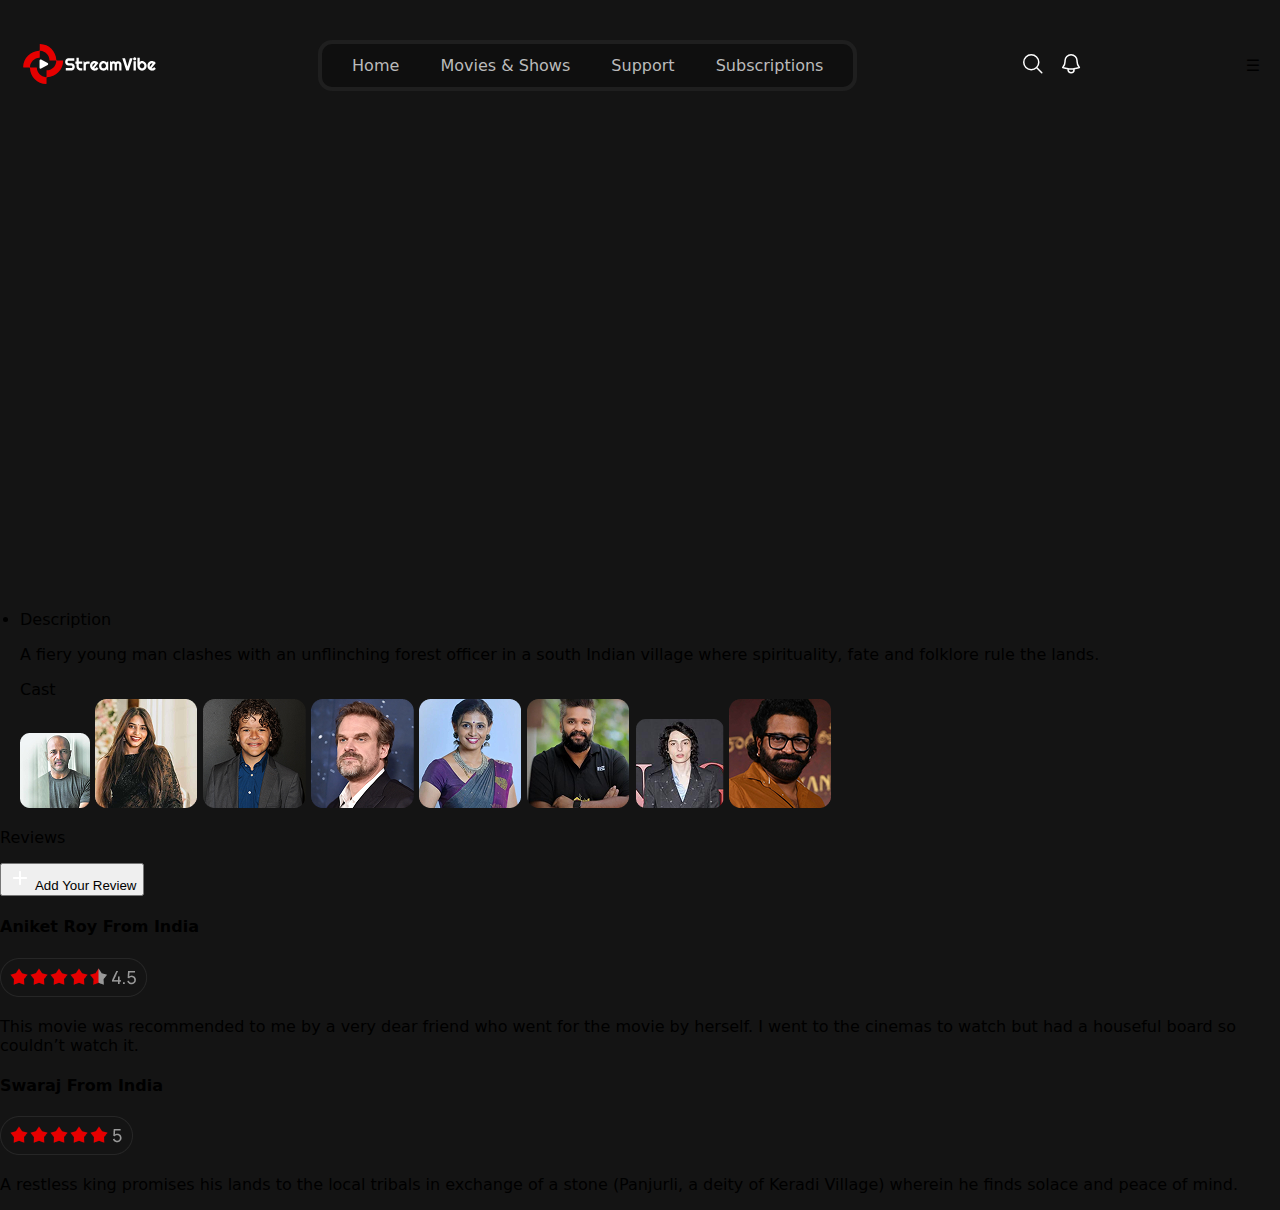
<file: stranger things cino.html>
<!doctype html>
<html lang="en">
  <head>
    <meta charset="UTF-8" />
    <meta name="viewport" content="width=device-width, initial-scale=1.0" />
    <title>stranger</title>
    <link rel="stylesheet" href="./styles/main.css" />
  </head>
  <body>
    <header
      id="mainHeader"
      class="mainHeader"
      data-aos="fade-down"
      data-aos-duration="800"
    >
      <div class="nav-container">
        <div class="container">
          <div class="header-intro">
            <a href="./index.html">
              <img class="site-logo" src="./images/Logo.svg" alt="logo" />
            </a>

            <nav id="navbar" class="navbar">
              <a href="./index.html" class="item">Home</a>
              <a href="./movie.html" class="item">Movies & Shows</a>
              <a href="./support.html" class="item">Support</a>
              <a href="./subscriptions.html" class="item">Subscriptions</a>
            </nav>

            <div class="header-images">
              <img src="./images/lupa.svg" alt="lupa" />
              <img src="./images/bro.svg" alt="qongiroq" />
            </div>

            <div class="menu-btn" onclick="toggleMenu()">☰</div>
          </div>
        </div>
      </div>
    </header>
    <main>
      <div class="container">
        <iframe class="imorbius" width="100%" height="515" src="https://www.youtube.com/embed/b9EkMc79ZSU" title="Stranger Things | Official Final Trailer | Netflix" frameborder="0" allow="accelerometer; autoplay; clipboard-write; encrypted-media; gyroscope; picture-in-picture; web-share" referrerpolicy="strict-origin-when-cross-origin" allowfullscreen></iframe>
          <li class="i">
            <div class="itext">
              <span>Description</span>
              <p>A fiery young man clashes with an unflinching forest officer in a
              south Indian village where spirituality, fate and folklore rule
              the lands.</p>
            </div>
            <div class="iactors">
                <div class="iactors-mini">
                    <span>Cast</span> 
                
                <div class="iactors-pcts">
                    <img src="./images/bratda nimadur boe i.png" alt="">
                <img src="./images/negro opoqi i.png" alt="">
                <img src="./images/iljaygan bratish i.png" alt="">
                <img src="./images/sigma brat.png" alt="">
                <img src="./images/siyoh kenayi i.png" alt="">
                <img src="./images/soqli brat i.png" alt="">
                <img src="./images/nefr i.png" alt="">
                <img src="./images/achki india i.png" alt="">
                </div>
                </div>
            </div>
            </div>
            <div class="icoments">
                <div class="icoments-text">
                    <p>Reviews</p>
                    <button> <img src="./images/pilus.png" alt=""> Add Your Review</button>
                </div>
                <div class="icoments-coments">
                    <div class="icoment">
                        <div class="icoment-title">
                            <h4 class="ititle">Aniket Roy <span>From India</span></h4>
                            <img height="39px" src="./images/4.5 stars.png" alt="">
                        </div>
                        <p>This movie was recommended to me by a very dear friend who went for the movie by herself. I went to the cinemas to watch but had a houseful board so couldn’t watch it.</p>
                    </div>
                     <div class="icoment">
                        <div class="icoment-title">
                            <h4 class="ititle">Swaraj <span>From India</span></h4>
                            <img width="133px" src="./images/5 stars.png" alt="">
                        </div>
                        <p>A restless king promises his lands to the local tribals in exchange of a stone (Panjurli, a deity of Keradi Village) wherein he finds solace and peace of mind.</p>
                    </div>
                </div>
            </div>
          </li>
        </ul>
      </div>
    </main>
  </body>
</html>
</file>
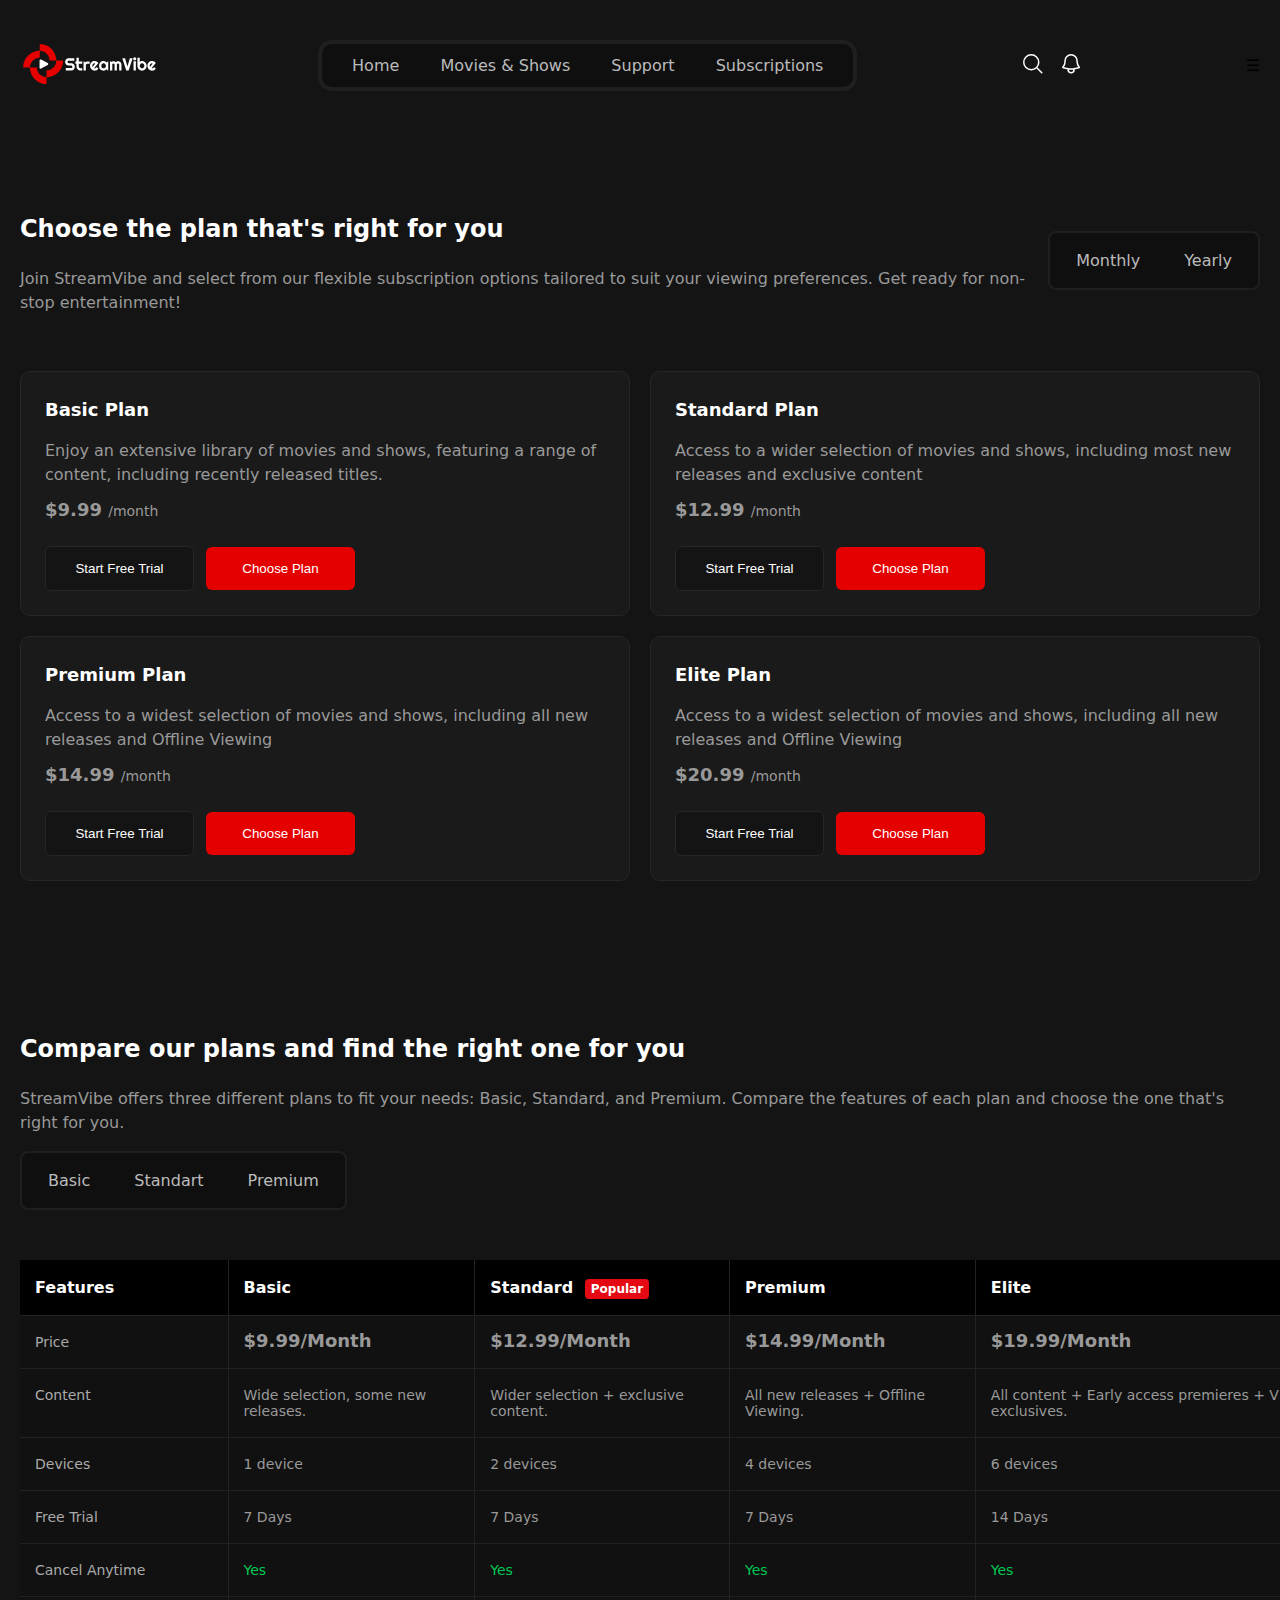
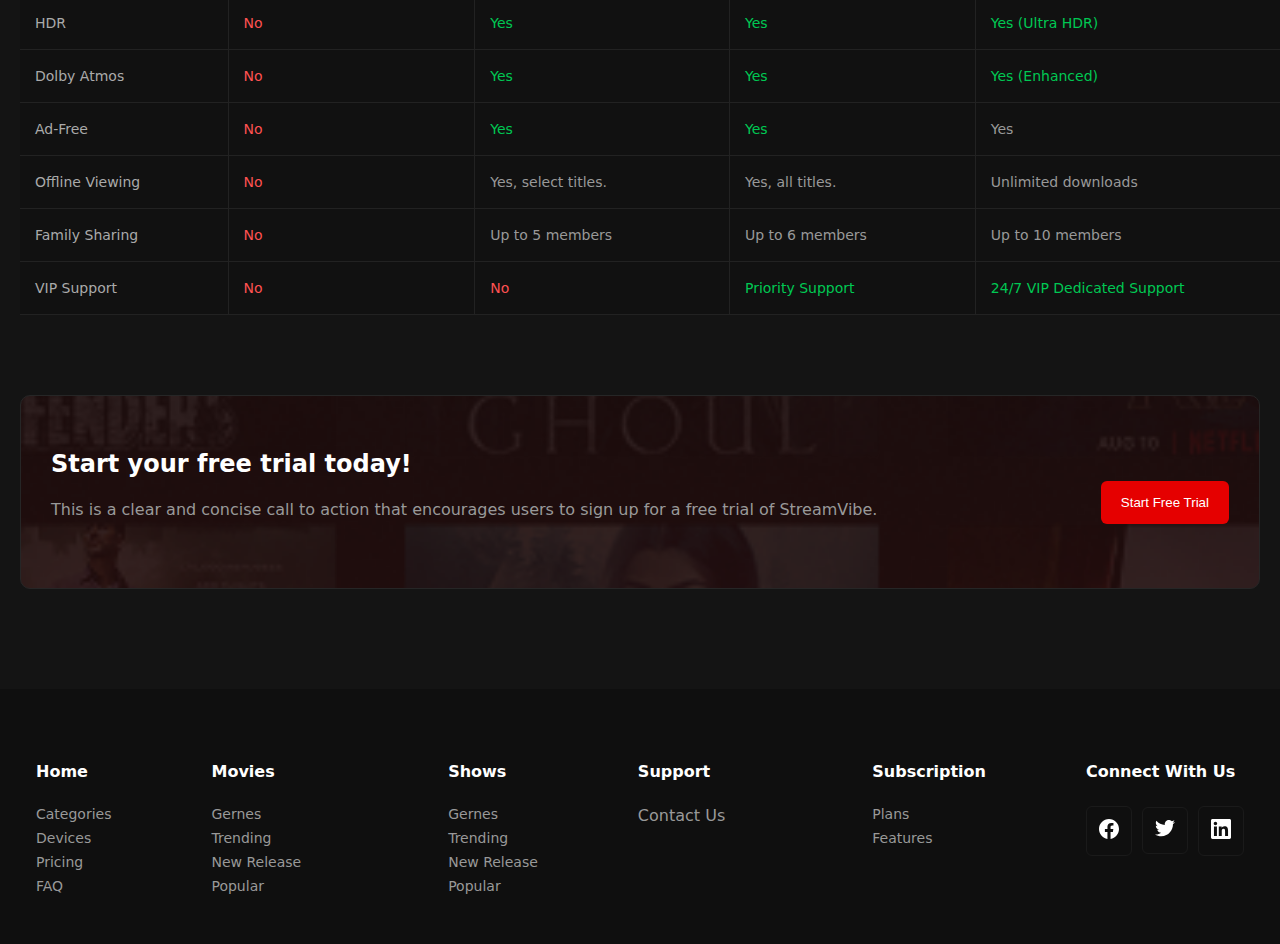
<file: subscriptions.html>
<!doctype html>
<html lang="en">
  <head>
    <meta charset="UTF-8" />
    <meta name="viewport" content="width=device-width, initial-scale=1.0" />
    <title>Document</title>
    <link rel="stylesheet" href="./styles/main.css" />
  </head>
  <body>
    <header
      id="mainHeader"
      class="mainHeader"
      data-aos="fade-down"
      data-aos-duration="800"
    >
      <div class="nav-container">
        <div class="container">
          <div class="header-intro">
            <a href="./index.html">
              <img class="site-logo" src="./images/Logo.svg" alt="logo" />
            </a>

            <nav id="navbar" class="navbar">
              <a href="./index.html" class="item">Home</a>
              <a href="./movie.html" class="item">Movies & Shows</a>
              <a href="./support.html" class="item">Support</a>
              <a href="./subscriptions.html" class="item">Subscriptions</a>
            </nav>

            <div class="header-images">
              <img src="./images/lupa.svg" alt="lupa" />
              <img src="./images/bro.svg" alt="qongiroq" />
            </div>

            <div class="menu-btn" onclick="toggleMenu()">☰</div>
          </div>
        </div>
      </div>
    </header>

    <section data-aos="fade-down-left" class="five-section">
      <div class="container">
        <div class="five-wrapper">
          <div class="five-textbox">
            <h2 class="title4">Choose the plan that's right for you</h2>
            <p class="text">
              Join StreamVibe and select from our flexible subscription options
              tailored to suit your viewing preferences. Get ready for non-stop
              entertainment!
            </p>
          </div>
          <div class="navbar-copiya">
            <a class="item">Monthly</a>
            <a class="item">Yearly</a>
          </div>
        </div>

        <div class="plans">
          <div class="plan1">
            <h3 class="basic">Basic Plan</h3>
            <p class="text">
              Enjoy an extensive library of movies and shows, featuring a range
              of content, including recently released titles.
            </p>

            <h2 class="price">$9.99 <span class="month">/month</span></h2>

            <div class="buttons">
              <button class="start-btn">Start Free Trial</button>
              <button class="plan-btn">Choose Plan</button>
            </div>
          </div>

          <div class="plan1">
            <h3 class="basic">Standard Plan</h3>
            <p class="text">
              Access to a wider selection of movies and shows, including most
              new releases and exclusive content
            </p>

            <h2 class="price">$12.99 <span class="month">/month</span></h2>

            <div class="buttons">
              <button class="start-btn">Start Free Trial</button>
              <button class="plan-btn">Choose Plan</button>
            </div>
          </div>

          <div class="plan1">
            <h3 class="basic">Premium Plan</h3>
            <p class="text">
              Access to a widest selection of movies and shows, including all
              new releases and Offline Viewing
            </p>

            <h2 class="price">$14.99 <span class="month">/month</span></h2>

            <div class="buttons">
              <button class="start-btn">Start Free Trial</button>
              <button class="plan-btn">Choose Plan</button>
            </div>
          </div>

          <div class="plan1">
            <h3 class="basic">Elite Plan</h3>
            <p class="text">
              Access to a widest selection of movies and shows, including all
              new releases and Offline Viewing
            </p>

            <h2 class="price">$20.99 <span class="month">/month</span></h2>

            <div class="buttons">
              <button class="start-btn">Start Free Trial</button>
              <button class="plan-btn">Choose Plan</button>
            </div>
          </div>
        </div>
      </div>
    </section>

    <section data-aos="fade-up-right" class="subscrip-section">
      <div class="container">
        <h2 class="title4">Compare our plans and find the right one for you</h2>
        <p class="text">
          StreamVibe offers three different plans to fit your needs: Basic,
          Standard, and Premium. Compare the features of each plan and choose
          the one that's right for you.
        </p>

        <div class="navbar-copiya">
          <a class="item">Basic</a>
          <a class="item">Standart</a>
          <a class="item">Premium</a>
        </div>

        <table>
          <thead>
            <tr>
              <th>Features</th>
              <th>Basic</th>
              <th>Standard <span class="badge">Popular</span></th>
              <th>Premium</th>
              <th>Elite</th>
            </tr>
          </thead>

          <tbody>
            <tr>
              <td class="feature-title">Price</td>
              <td class="price">$9.99/Month</td>
              <td class="price">$12.99/Month</td>
              <td class="price">$14.99/Month</td>
              <td class="price">$19.99/Month</td>
            </tr>

            <tr>
              <td class="feature-title">Content</td>
              <td>Wide selection, some new releases.</td>
              <td>Wider selection + exclusive content.</td>
              <td>All new releases + Offline Viewing.</td>
              <td>All content + Early access premieres + VIP exclusives.</td>
            </tr>

            <tr>
              <td class="feature-title">Devices</td>
              <td>1 device</td>
              <td>2 devices</td>
              <td>4 devices</td>
              <td>6 devices</td>
            </tr>

            <tr>
              <td class="feature-title">Free Trial</td>
              <td>7 Days</td>
              <td>7 Days</td>
              <td>7 Days</td>
              <td>14 Days</td>
            </tr>

            <tr>
              <td class="feature-title">Cancel Anytime</td>
              <td class="yes">Yes</td>
              <td class="yes">Yes</td>
              <td class="yes">Yes</td>
              <td class="yes">Yes</td>
            </tr>

            <tr>
              <td class="feature-title">HDR</td>
              <td class="no">No</td>
              <td class="yes">Yes</td>
              <td class="yes">Yes</td>
              <td class="yes">Yes (Ultra HDR)</td>
            </tr>

            <tr>
              <td class="feature-title">Dolby Atmos</td>
              <td class="no">No</td>
              <td class="yes">Yes</td>
              <td class="yes">Yes</td>
              <td class="yes">Yes (Enhanced)</td>
            </tr>

            <tr>
              <td class="feature-title">Ad-Free</td>
              <td class="no">No</td>
              <td class="yes">Yes</td>
              <td class="yes">Yes</td>
              <td class="ye">Yes</td>
            </tr>

            <tr>
              <td class="feature-title">Offline Viewing</td>
              <td class="no">No</td>
              <td>Yes, select titles.</td>
              <td>Yes, all titles.</td>
              <td>Unlimited downloads</td>
            </tr>

            <tr>
              <td class="feature-title">Family Sharing</td>
              <td class="no">No</td>
              <td>Up to 5 members</td>
              <td>Up to 6 members</td>
              <td>Up to 10 members</td>
            </tr>

            <tr>
              <td class="feature-title">VIP Support</td>
              <td class="no">No</td>
              <td class="no">No</td>
              <td class="yes">Priority Support</td>
              <td class="yes">24/7 VIP Dedicated Support</td>
            </tr>
          </tbody>
        </table>
      </div>
    </section>

    <section data-aos="flip-up" class="six-section">
      <div class="container">
        <div class="start-wrapper">
          <div class="six-textbox">
            <h2 class="title5">Start your free trial today!</h2>
            <p class="text">
              This is a clear and concise call to action that encourages users
              to sign up for a free trial of StreamVibe.
            </p>
          </div>

          <button class="four-btnn">Start Free Trial</button>
        </div>
      </div>
    </section>

    <footer>
      <div class="container">
        <div class="footer-wrapper">
          <div class="one-wrapper">
            <div class="home">
              <h4 class="home-h4">Home</h4>
              <ul class="text-list">
                <li><a href="./index.html">Categories</a></li>
                <li><a href="./index.html">Devices</a></li>
                <li><a href="./index.html">Pricing</a></li>
                <li><a href="./index.html">FAQ</a></li>
              </ul>
            </div>

            <div class="home">
              <h4 class="home-h4">Movies</h4>
              <ul class="text-list">
                <li><a href="./index.html">Gernes</a></li>
                <li><a href="./index.html">Trending</a></li>
                <li><a href="./index.html">New Release</a></li>
                <li><a href="./index.html">Popular</a></li>
              </ul>
            </div>
          </div>

          <div class="two-wrapper">
            <div class="home">
              <h4 class="home-h4">Shows</h4>
              <ul class="text-list">
                <li><a href="./index.html">Gernes</a></li>
                <li><a href="./index.html">Trending</a></li>
                <li><a href="./index.html">New Release</a></li>
                <li><a href="./index.html">Popular</a></li>
              </ul>
            </div>

            <div class="home">
              <h4 class="home-h4">Support</h4>
              <ul class="text-list">
                <li><a class="size" href="./index.html">Contact Us</a></li>
              </ul>
            </div>
          </div>

          <div class="two-wrapper">
            <div class="home">
              <h4 class="home-h4">Subscription</h4>
              <ul class="text-list">
                <li><a href="./index.html">Plans</a></li>
                <li><a href="./index.html">Features</a></li>
              </ul>
            </div>

            <div class="home">
              <h4 class="home-h4">Connect With Us</h4>

              <div class="images">
                <div class="img1">
                  <a href="#">
                    <img src="./images/facebook.svg" alt="faceebook" />
                  </a>
                </div>
                <div class="img1">
                  <a href="#">
                    <img src="./images/twiter.svg" alt="twiter" />
                  </a>
                </div>
                <div class="img1">
                  <a href="#">
                    <img src="./images/in.svg" alt="in" />
                  </a>
                </div>
              </div>
            </div>
          </div>
        </div>
      </div>
    </footer>

    <script src="./main.js"></script>
  </body>
</html>
</file>
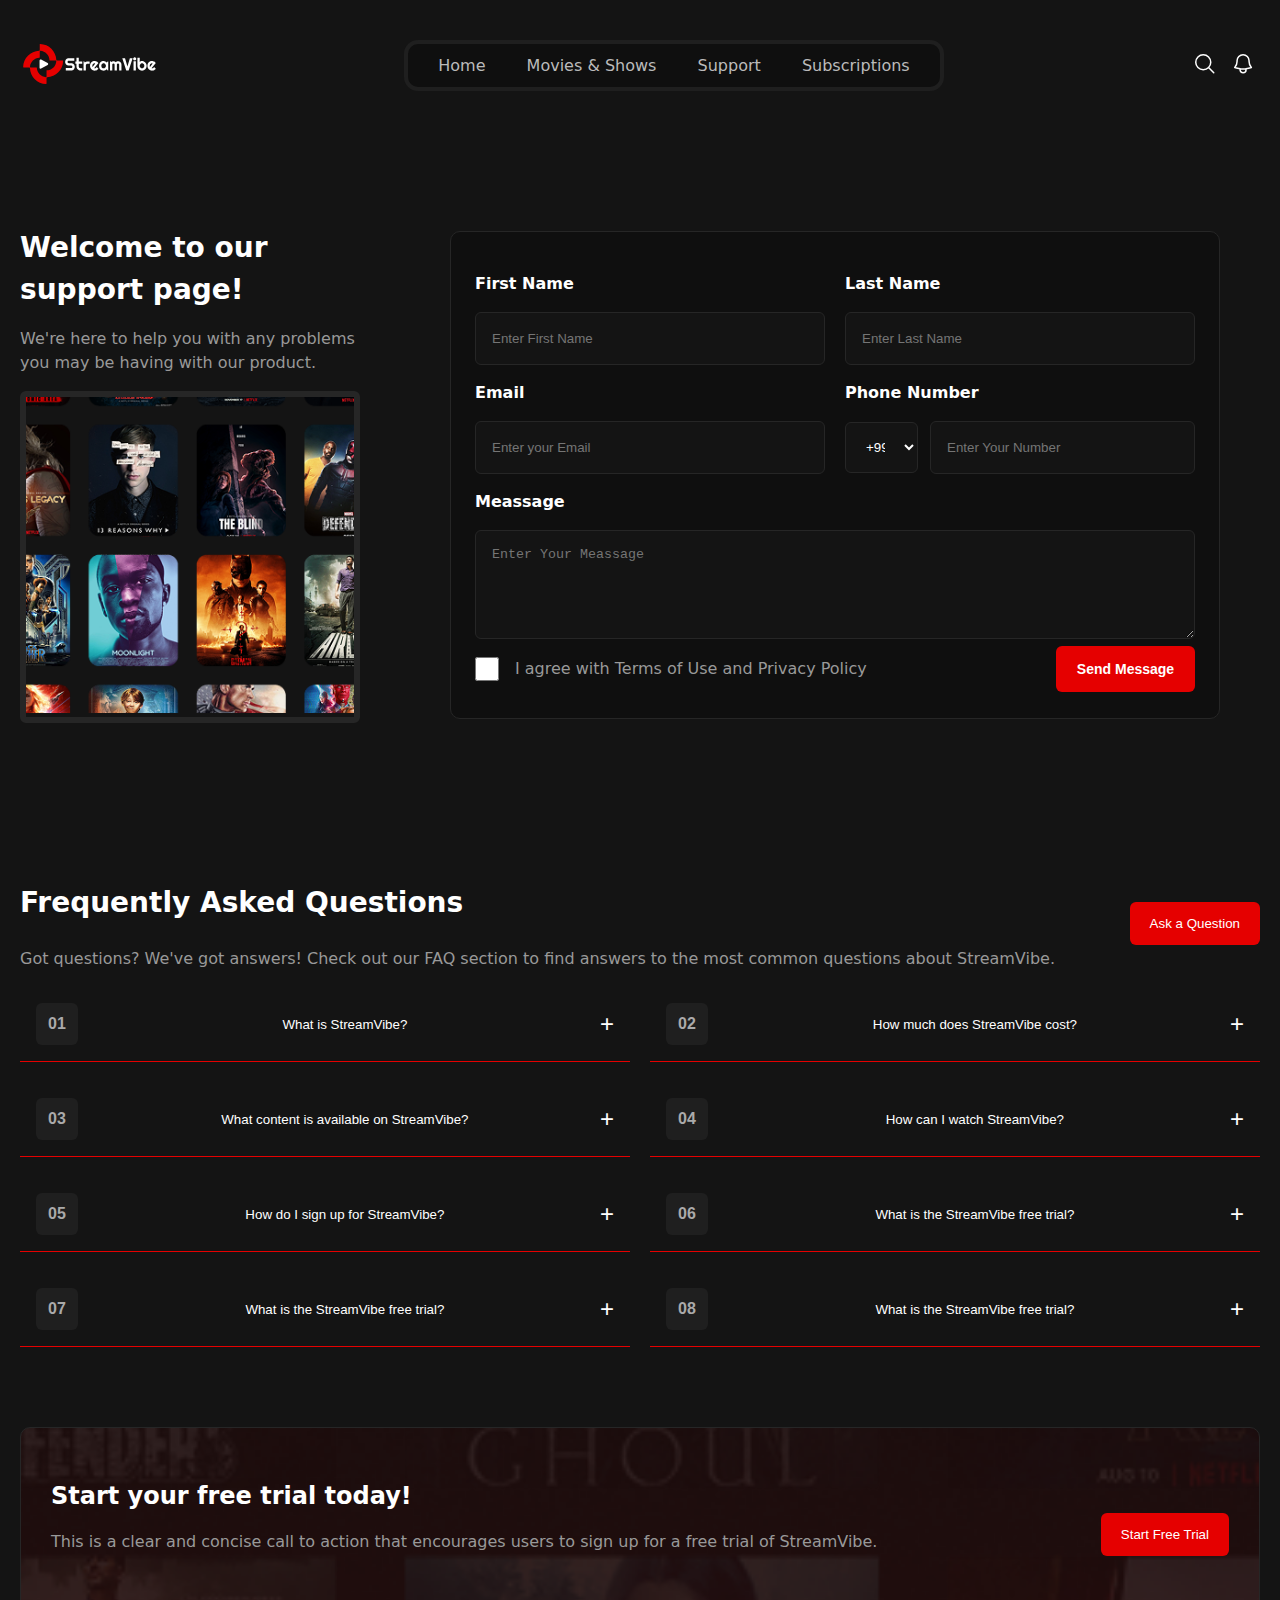
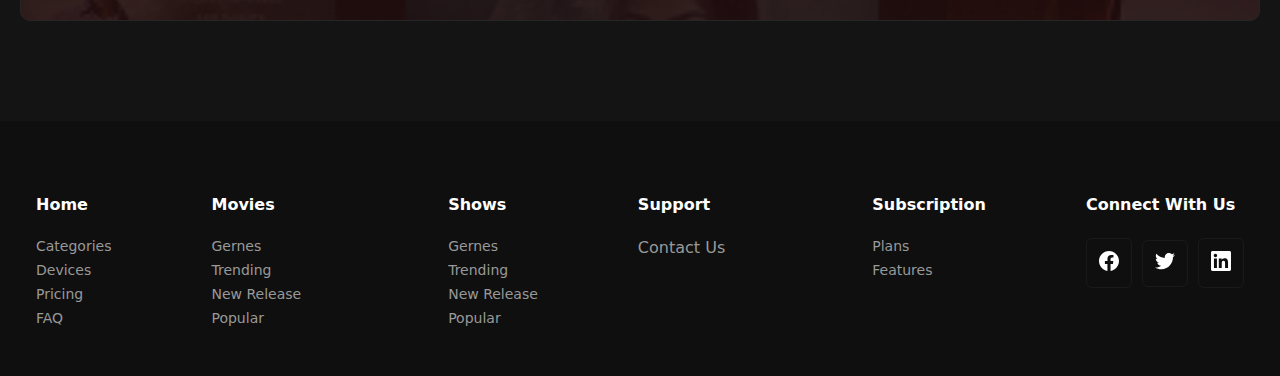
<file: support.html>
<!doctype html>
<html lang="en">
  <head>
    <meta charset="UTF-8" />
    <meta name="viewport" content="width=device-width, initial-scale=1.0" />
    <title>Document</title>
    <link rel="stylesheet" href="./styles/main.css" />
  </head>
  <body>
    <header data-aos="fade-down" data-aos-duration="800">
      <div class="container">
        <div class="header-intro">
          <a href="./index.html">
            <img class="site-logo" src="./images/Logo.svg" alt="logo" />
          </a>

          <nav class="navbar">
            <a href="./index.html" class="item">Home</a>
            <a href="./movie.html" class="item">Movies & Shows</a>
            <a href="./support.html" class="item">Support</a>
            <a href="./subscriptions.html" class="item">Subscriptions</a>
          </nav>

          <div class="header-images">
            <img src="./images/lupa.svg" alt="lupa" />
            <img src="./images/bro.svg" alt="qongiroq" />
          </div>

          <button class="hamburg-btn"></button>
        </div>
      </div>
    </header>

    <section data-aos="zoom-in" class="support-one-sec">
      <div class="container">
        <div class="one-big-wapper">
          <div class="one-mini-wrapper">
            <h1 class="title">Welcome to our support page!</h1>
            <p class="text">
              We're here to help you with any problems you may be having with
              our product.
            </p>
            <div class="mini-kino-wrapper">
              <img src="./images/mini-kino.png" alt="kinolar" />
            </div>
          </div>

          <div class="format">
            <form>
              <div class="names-wrapper">
                <label>
                  <p class="first">First Name</p>
                  <input type="text" placeholder="Enter First Name" />
                </label>

                <label>
                  <p class="first">Last Name</p>
                  <input type="text" placeholder="Enter Last Name" />
                </label>
              </div>

              <div class="email-wrapper">
                <label>
                  <p class="first">Email</p>
                  <input type="email" placeholder="Enter your Email" />
                </label>

                <label>
                  <p class="first">Phone Number</p>
                  <div class="mesta">
                    <select>
                      <option>+998(UZB)</option>
                      <option>+7(RUS)</option>
                      <option>+7(KAZ)</option>
                    </select>
                    <input
                      class="number-inp"
                      type="number"
                      placeholder="Enter Your Number"
                    />
                  </div>
                </label>
              </div>

              <label>
                <p class="first">Meassage</p>
                <textarea placeholder="Enter Your Meassage"></textarea>
              </label>

              <div class="btn-check-wrapper">
                <div class="check-wrapper">
                  <input class="check-box" type="checkbox" />
                  <p class="text2">
                    I agree with Terms of Use and Privacy Policy
                  </p>
                </div>

                <button class="send-btn">
                  <p class="send-p">Send Message</p>
                </button>
              </div>
            </form>
          </div>
        </div>
      </div>
    </section>

    <section data-aos="zoom-in-up" class="four-section">
      <div class="container">
        <div class="four-wrapper">
          <div class="four-textbox">
            <h2 class="title3">Frequently Asked Questions</h2>
            <p class="text">
              Got questions? We've got answers! Check out our FAQ section to
              find answers to the most common questions about StreamVibe.
            </p>
          </div>

          <button class="four-btn">Ask a Question</button>
        </div>

        <div class="savollar">
          <div class="faq1">
            <div class="faq-item">
              <button class="faq-question">
                <span class="two-btn">01</span>
                <p class="faq-text">What is StreamVibe?</p>
                <span class="icon">+</span>
              </button>
              <div class="faq-answer">
                <p class="text">
                  StreamVibe is a streaming service that allows you to watch
                  movies and shows on demand.
                </p>
              </div>
            </div>
          </div>

          <div class="faq2">
            <div class="faq-item">
              <button class="faq-question">
                <span class="two-btn">02</span>
                <p class="faq-text">How much does StreamVibe cost?</p>
                <span class="icon">+</span>
              </button>
              <div class="faq-answer">
                <p>
                  StreamVibe is a streaming service that allows you to watch
                  movies and shows on demand.
                </p>
              </div>
            </div>
          </div>

          <div class="faq3">
            <div class="faq-item">
              <button class="faq-question">
                <span class="two-btn">03</span>
                <p class="faq-text">What content is available on StreamVibe?</p>
                <span class="icon">+</span>
              </button>
              <div class="faq-answer">
                <p>
                  StreamVibe is a streaming service that allows you to watch
                  movies and shows on demand.
                </p>
              </div>
            </div>
          </div>

          <div class="faq4">
            <div class="faq-item">
              <button class="faq-question">
                <span class="two-btn">04</span>
                <p class="faq-text">How can I watch StreamVibe?</p>
                <span class="icon">+</span>
              </button>
              <div class="faq-answer">
                <p class="text">
                  StreamVibe is a streaming service that allows you to watch
                  movies and shows on demand.
                </p>
              </div>
            </div>
          </div>

          <div class="faq5">
            <div class="faq-item">
              <button class="faq-question">
                <span class="two-btn">05</span>
                <p class="faq-text">How do I sign up for StreamVibe?</p>
                <span class="icon">+</span>
              </button>
              <div class="faq-answer">
                <p class="text">
                  StreamVibe is a streaming service that allows you to watch
                  movies and shows on demand.
                </p>
              </div>
            </div>
          </div>

          <div class="faq6">
            <div class="faq-item">
              <button class="faq-question">
                <span class="two-btn">06</span>
                <p class="faq-text">What is the StreamVibe free trial?</p>
                <span class="icon">+</span>
              </button>
              <div class="faq-answer">
                <p class="text">
                  StreamVibe is a streaming service that allows you to watch
                  movies and shows on demand.
                </p>
              </div>
            </div>
          </div>

          <div class="faq7">
            <div class="faq-item">
              <button class="faq-question">
                <span class="two-btn">07</span>
                <p class="faq-text">What is the StreamVibe free trial?</p>
                <span class="icon">+</span>
              </button>
              <div class="faq-answer">
                <p class="text">
                  StreamVibe is a streaming service that allows you to watch
                  movies and shows on demand.
                </p>
              </div>
            </div>
          </div>

          <div class="faq8">
            <div class="faq-item">
              <button class="faq-question">
                <span class="two-btn">08</span>
                <p class="faq-text">What is the StreamVibe free trial?</p>
                <span class="icon">+</span>
              </button>
              <div class="faq-answer">
                <p class="text">
                  StreamVibe is a streaming service that allows you to watch
                  movies and shows on demand.
                </p>
              </div>
            </div>
          </div>
        </div>
      </div>
    </section>

    <section data-aos="flip-up" class="six-section">
      <div class="container">
        <div class="start-wrapper">
          <div class="six-textbox">
            <h2 class="title5">Start your free trial today!</h2>
            <p class="text">
              This is a clear and concise call to action that encourages users
              to sign up for a free trial of StreamVibe.
            </p>
          </div>

          <button class="four-btnn">Start Free Trial</button>
        </div>
      </div>
    </section>

    <footer>
      <div class="container">
        <div class="footer-wrapper">
          <div class="one-wrapper">
            <div class="home">
              <h4 class="home-h4">Home</h4>
              <ul class="text-list">
                <li><a href="./index.html">Categories</a></li>
                <li><a href="./index.html">Devices</a></li>
                <li><a href="./index.html">Pricing</a></li>
                <li><a href="./index.html">FAQ</a></li>
              </ul>
            </div>

            <div class="home">
              <h4 class="home-h4">Movies</h4>
              <ul class="text-list">
                <li><a href="./index.html">Gernes</a></li>
                <li><a href="./index.html">Trending</a></li>
                <li><a href="./index.html">New Release</a></li>
                <li><a href="./index.html">Popular</a></li>
              </ul>
            </div>
          </div>

          <div class="two-wrapper">
            <div class="home">
              <h4 class="home-h4">Shows</h4>
              <ul class="text-list">
                <li><a href="./index.html">Gernes</a></li>
                <li><a href="./index.html">Trending</a></li>
                <li><a href="./index.html">New Release</a></li>
                <li><a href="./index.html">Popular</a></li>
              </ul>
            </div>

            <div class="home">
              <h4 class="home-h4">Support</h4>
              <ul class="text-list">
                <li><a class="size" href="./index.html">Contact Us</a></li>
              </ul>
            </div>
          </div>

          <div class="two-wrapper">
            <div class="home">
              <h4 class="home-h4">Subscription</h4>
              <ul class="text-list">
                <li><a href="./index.html">Plans</a></li>
                <li><a href="./index.html">Features</a></li>
              </ul>
            </div>

            <div class="home">
              <h4 class="home-h4">Connect With Us</h4>

              <div class="images">
                <div class="img1">
                  <a href="#">
                    <img src="./images/facebook.svg" alt="faceebook" />
                  </a>
                </div>
                <div class="img1">
                  <a href="#">
                    <img src="./images/twiter.svg" alt="twiter" />
                  </a>
                </div>
                <div class="img1">
                  <a href="#">
                    <img src="./images/in.svg" alt="in" />
                  </a>
                </div>
              </div>
            </div>
          </div>
        </div>
      </div>
    </footer>
  </body>
</html>
</file>
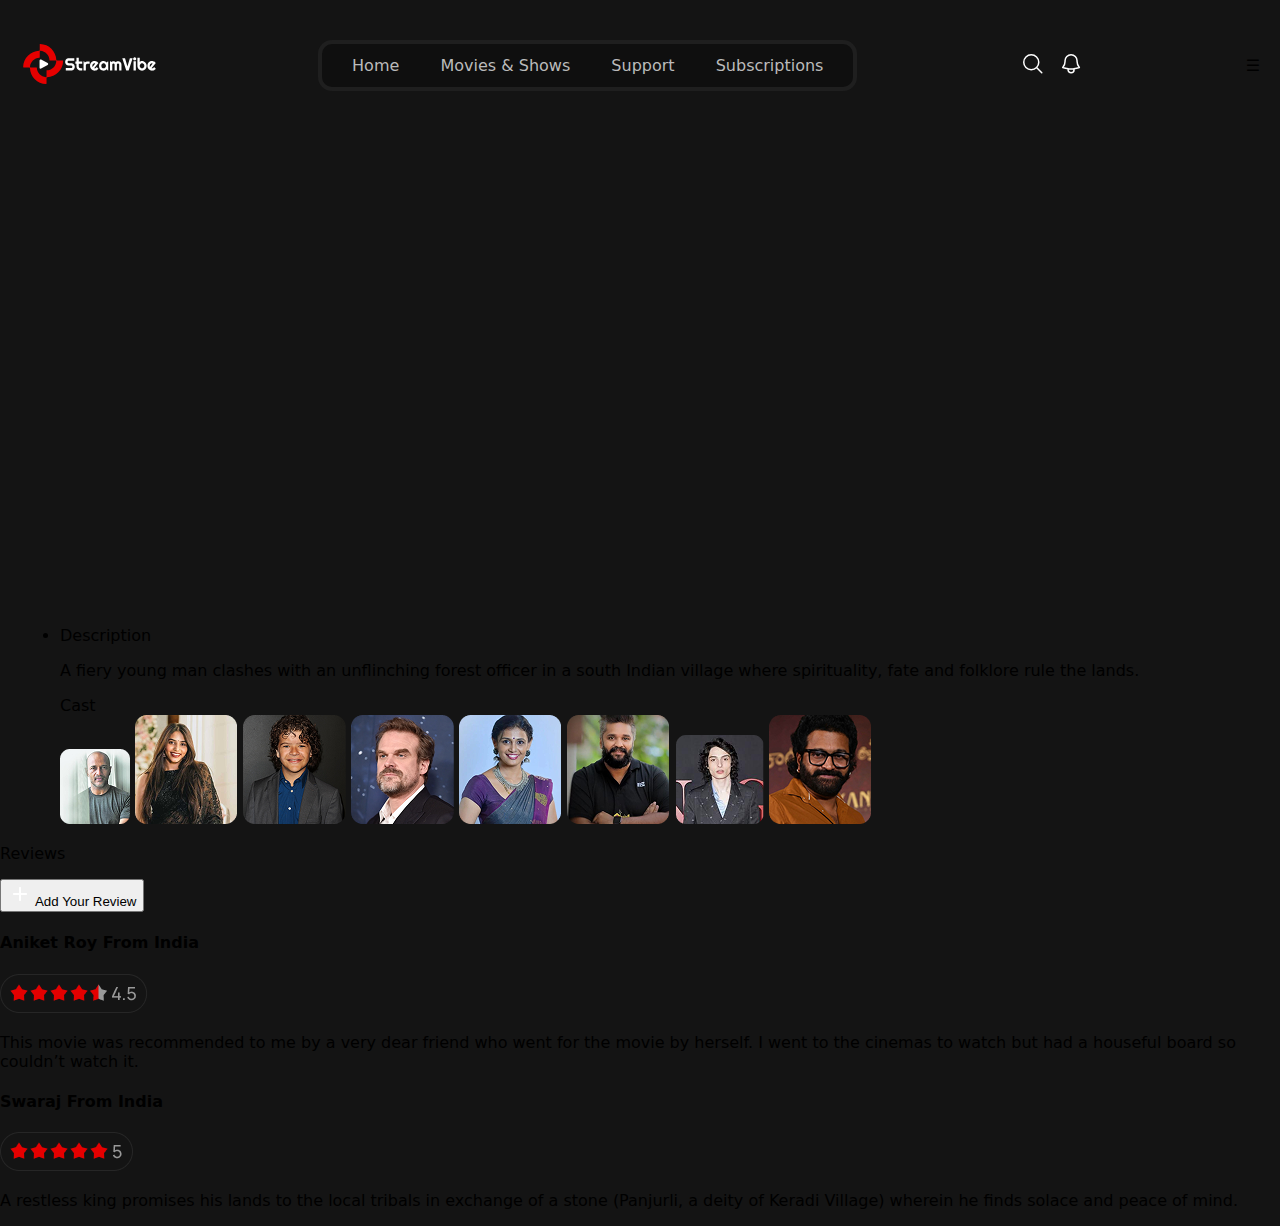
<file: suraj pe cino.html>
<!doctype html>
<html lang="en">
  <head>
    <meta charset="UTF-8" />
    <meta name="viewport" content="width=device-width, initial-scale=1.0" />
    <title>movie suraj pe</title>
    <link rel="stylesheet" href="./styles/main.css" />
  </head>
  <body>
    <header
      id="mainHeader"
      class="mainHeader"
      data-aos="fade-down"
      data-aos-duration="800"
    >
      <div class="nav-container">
        <div class="container">
          <div class="header-intro">
            <a href="./index.html">
              <img class="site-logo" src="./images/Logo.svg" alt="logo" />
            </a>

            <nav id="navbar" class="navbar">
              <a href="./index.html" class="item">Home</a>
              <a href="./movie.html" class="item">Movies & Shows</a>
              <a href="./support.html" class="item">Support</a>
              <a href="./subscriptions.html" class="item">Subscriptions</a>
            </nav>

            <div class="header-images">
              <img src="./images/lupa.svg" alt="lupa" />
              <img src="./images/bro.svg" alt="qongiroq" />
            </div>

            <div class="menu-btn" onclick="toggleMenu()">☰</div>
          </div>
        </div>
      </div>
    </header>
    <main>
      <div class="container">
        
       <iframe class="imorbius" width="100%" height="515" src="https://www.youtube.com/embed/hs2MPHRkP9A" title="Suraj Pe Mangal Bhari | Official Trailer | Diljit | Manoj | Fatima | Abhishek Sharma | This Diwali" frameborder="0" allow="accelerometer; autoplay; clipboard-write; encrypted-media; gyroscope; picture-in-picture; web-share" referrerpolicy="strict-origin-when-cross-origin" allowfullscreen></iframe>

        <ul class="i-text-hero">
          <li class="i">
            <div class="itext">
              <span>Description</span>
              <p>A fiery young man clashes with an unflinching forest officer in a
              south Indian village where spirituality, fate and folklore rule
              the lands.</p>
            </div>
            <div class="iactors">
                <div class="iactors-mini">
                    <span>Cast</span> 
                
                <div class="iactors-pcts">
                    <img src="./images/bratda nimadur boe i.png" alt="">
                <img src="./images/negro opoqi i.png" alt="">
                <img src="./images/iljaygan bratish i.png" alt="">
                <img src="./images/sigma brat.png" alt="">
                <img src="./images/siyoh kenayi i.png" alt="">
                <img src="./images/soqli brat i.png" alt="">
                <img src="./images/nefr i.png" alt="">
                <img src="./images/achki india i.png" alt="">
                </div>
                </div>
            </div>
            </div>
            <div class="icoments">
                <div class="icoments-text">
                    <p>Reviews</p>
                    <button> <img src="./images/pilus.png" alt=""> Add Your Review</button>
                </div>
                <div class="icoments-coments">
                    <div class="icoment">
                        <div class="icoment-title">
                            <h4 class="ititle">Aniket Roy <span>From India</span></h4>
                            <img height="39px" src="./images/4.5 stars.png" alt="">
                        </div>
                        <p>This movie was recommended to me by a very dear friend who went for the movie by herself. I went to the cinemas to watch but had a houseful board so couldn’t watch it.</p>
                    </div>
                     <div class="icoment">
                        <div class="icoment-title">
                            <h4 class="ititle">Swaraj <span>From India</span></h4>
                            <img width="133px" src="./images/5 stars.png" alt="">
                        </div>
                        <p>A restless king promises his lands to the local tribals in exchange of a stone (Panjurli, a deity of Keradi Village) wherein he finds solace and peace of mind.</p>
                    </div>
                </div>
            </div>
          </li>
        </ul>
      </div>
    </main>
  </body>
</html>
</file>
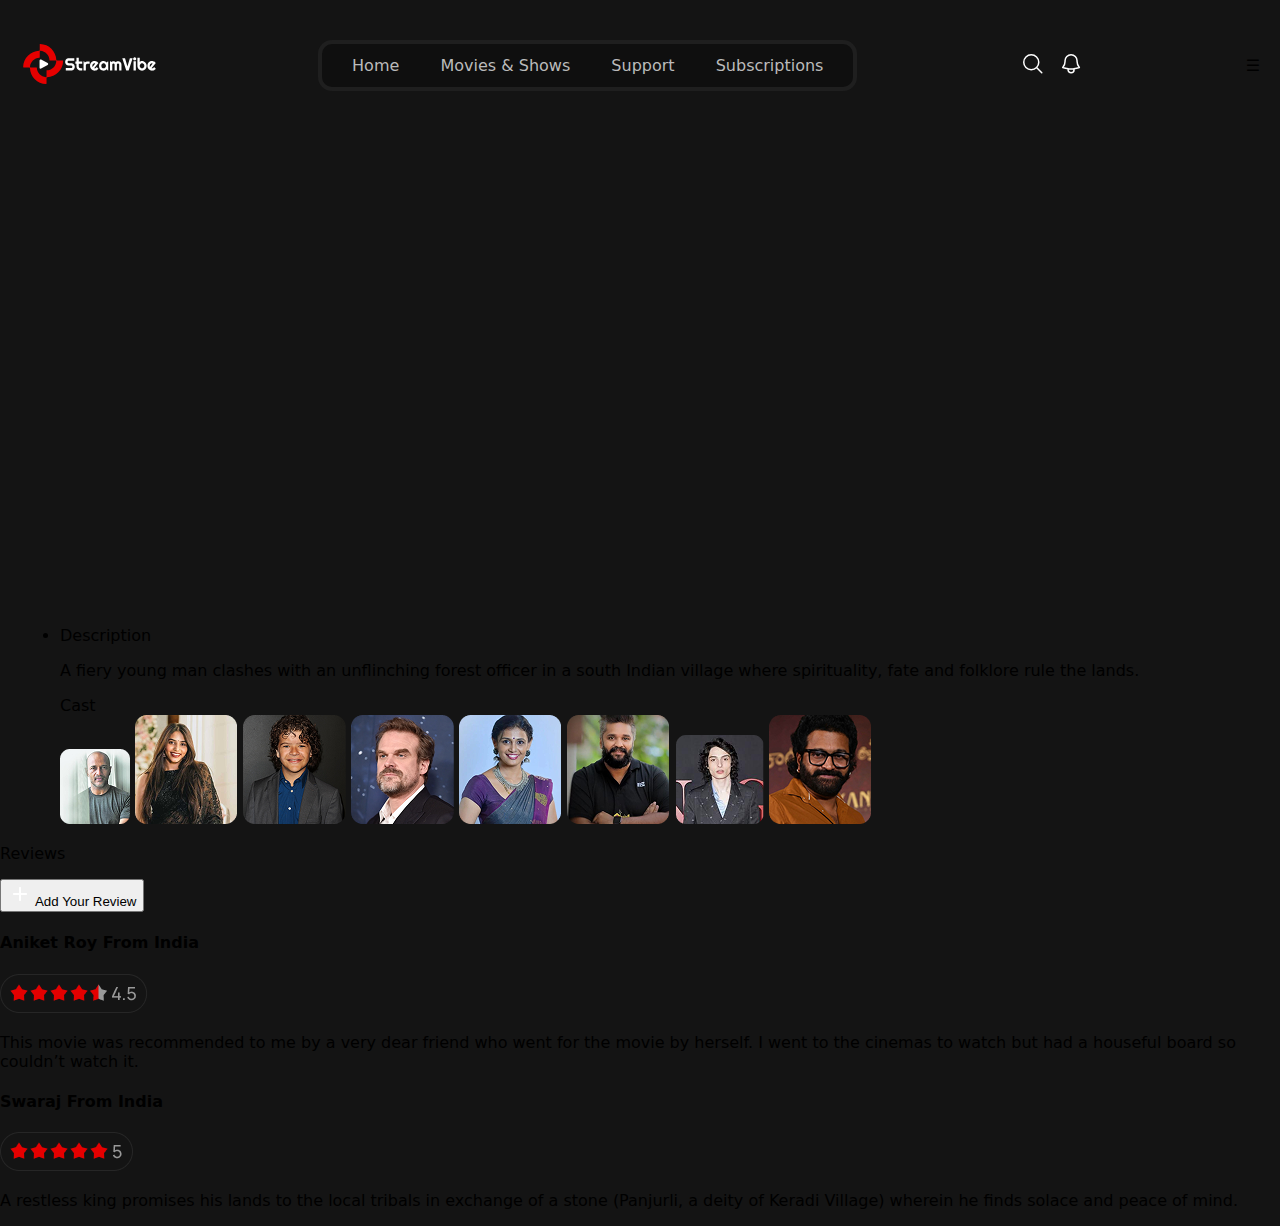
<file: tomorow war cino.html>
<!doctype html>
<html lang="en">
  <head>
    <meta charset="UTF-8" />
    <meta name="viewport" content="width=device-width, initial-scale=1.0" />
    <title>tomorow war</title>
    <link rel="stylesheet" href="./styles/main.css" />
  </head>
  <body>
    <header
      id="mainHeader"
      class="mainHeader"
      data-aos="fade-down"
      data-aos-duration="800"
    >
      <div class="nav-container">
        <div class="container">
          <div class="header-intro">
            <a href="./index.html">
              <img class="site-logo" src="./images/Logo.svg" alt="logo" />
            </a>

            <nav id="navbar" class="navbar">
              <a href="./index.html" class="item">Home</a>
              <a href="./movie.html" class="item">Movies & Shows</a>
              <a href="./support.html" class="item">Support</a>
              <a href="./subscriptions.html" class="item">Subscriptions</a>
            </nav>

            <div class="header-images">
              <img src="./images/lupa.svg" alt="lupa" />
              <img src="./images/bro.svg" alt="qongiroq" />
            </div>

            <div class="menu-btn" onclick="toggleMenu()">☰</div>
          </div>
        </div>
      </div>
    </header>
    <main>
      <div class="container">
        <iframe class="imorbius" width="100%" height="515" src="https://www.youtube.com/embed/2o_NCvnpQ58" title="The Tomorrow War - Official Trailer (2021) Chris Pratt, Yvonne Strahovski" frameborder="0" allow="accelerometer; autoplay; clipboard-write; encrypted-media; gyroscope; picture-in-picture; web-share" referrerpolicy="strict-origin-when-cross-origin" allowfullscreen></iframe>
        <ul class="i-text-hero">
          <li class="i">
            <div class="itext">
              <span>Description</span>
              <p>A fiery young man clashes with an unflinching forest officer in a
              south Indian village where spirituality, fate and folklore rule
              the lands.</p>
            </div>
            <div class="iactors">
                <div class="iactors-mini">
                    <span>Cast</span> 
                
                <div class="iactors-pcts">
                    <img src="./images/bratda nimadur boe i.png" alt="">
                <img src="./images/negro opoqi i.png" alt="">
                <img src="./images/iljaygan bratish i.png" alt="">
                <img src="./images/sigma brat.png" alt="">
                <img src="./images/siyoh kenayi i.png" alt="">
                <img src="./images/soqli brat i.png" alt="">
                <img src="./images/nefr i.png" alt="">
                <img src="./images/achki india i.png" alt="">
                </div>
                </div>
            </div>
            </div>
            <div class="icoments">
                <div class="icoments-text">
                    <p>Reviews</p>
                    <button> <img src="./images/pilus.png" alt=""> Add Your Review</button>
                </div>
                <div class="icoments-coments">
                    <div class="icoment">
                        <div class="icoment-title">
                            <h4 class="ititle">Aniket Roy <span>From India</span></h4>
                            <img height="39px" src="./images/4.5 stars.png" alt="">
                        </div>
                        <p>This movie was recommended to me by a very dear friend who went for the movie by herself. I went to the cinemas to watch but had a houseful board so couldn’t watch it.</p>
                    </div>
                     <div class="icoment">
                        <div class="icoment-title">
                            <h4 class="ititle">Swaraj <span>From India</span></h4>
                            <img width="133px" src="./images/5 stars.png" alt="">
                        </div>
                        <p>A restless king promises his lands to the local tribals in exchange of a stone (Panjurli, a deity of Keradi Village) wherein he finds solace and peace of mind.</p>
                    </div>
                </div>
            </div>
          </li>
        </ul>
      </div>
    </main>
  </body>
</html>
</file>
<file: styles/main.css>
.container {
  max-width: 1440px;
  margin: 0 auto;
  padding: 0 20px;
}

.big-wrapper {
  background-image: url("../images/back.png");
  background-position: center;
  background-repeat: no-repeat;
  background-size: cover;
}

.header-intro {
  display: flex;
  align-items: center;
  justify-content: space-between;
  margin-top: 40px;
}

.hamburg-btn {
  width: 48px;
  height: 48px;
  border-radius: 6px;
  background-image: url("../images/hamburg-btn.svg");
  background-position: center;
  background-repeat: no-repeat;
  background-color: #1A1A1A;
  padding: 18px 15px;
  border: 3px solid #262626;
  cursor: pointer;
}

body {
  background: #111;
  font-family: sans-serif;
}

.navbar {
  display: flex;
  display: none;
  gap: 8px;
  background-color: #0F0F0F;
  padding: 12px;
  border-radius: 14px;
  border: 4px solid #1F1F1F;
  width: -moz-fit-content;
  width: fit-content;
}

.header-images {
  display: flex;
  display: none;
  align-items: center;
}

.header-images img {
  cursor: pointer;
}

.item {
  position: relative;
  padding: 10px 18px;
  color: #bbb;
  cursor: pointer;
  border-radius: 10px;
}

.item:hover {
  background: #2a2a2a;
  color: #fff;
  transform: translateY(1px);
  transition: 0.2s linear;
}

.item:active {
  background: #000;
  color: #fff;
}

.hero-section {
  padding: 200px 10px 25px 10px;
}

.hero-wrapper {
  display: flex;
  flex-direction: column;
  align-items: center;
  text-align: center;
}

a {
  text-decoration-line: none;
}

.title {
  color: #FFFFFF;
  font-weight: 700;
  font-style: Bold;
  font-size: 28px;
  line-height: 150%;
  letter-spacing: 0%;
  margin: 0;
}

.title-hero {
  color: #FFFFFF;
  font-weight: 700;
  font-style: Bold;
  font-size: 28px;
  line-height: 150%;
  letter-spacing: 0%;
  margin: 0;
}

.text {
  color: #999999;
  font-weight: 400;
  font-size: 14px;
  line-height: 150%;
  letter-spacing: 0%;
}

.text1 {
  color: #999999;
  font-weight: 400;
  font-size: 14px;
  line-height: 150%;
  letter-spacing: 0%;
}

.text-block {
  display: none;
  color: #999999;
  font-weight: 400;
  font-size: 14px;
  line-height: 150%;
  letter-spacing: 0%;
}

.strat-btn {
  width: 209px;
  height: 52px;
  font-weight: 500;
  font-style: SemiBold;
  font-size: 14px;
  line-height: 150%;
  letter-spacing: 0%;
  padding-top: 14px;
  padding-right: 24px;
  padding-bottom: 14px;
  padding-left: 24px;
  gap: 4px;
  opacity: 1;
  border-radius: 8px;
  background-color: hsl(0, 100%, 45%);
  border: none;
  color: white;
  cursor: pointer;
}
.strat-btn:hover {
  background-color: hsl(0, 100%, 65%);
}

.two-section {
  margin-top: 150px;
}

.title2 {
  color: #FFFFFF;
  font-weight: 700;
  font-style: Bold;
  font-size: 24px;
  line-height: 150%;
  letter-spacing: 0%;
  margin: 0;
}

.cards {
  display: flex;
  align-items: center;
  gap: 20px;
  overflow-x: scroll;
}

.card1 {
  width: 178.3999938965px;
  height: 201px;
  opacity: 1;
  border-radius: 10px;
  border-width: 1px;
  padding: 20px;
  border: 1px solid #262626;
  background: #1A1A1A;
}
.card1:hover {
  transform: scale(1.1);
  transition: 0.2s linear;
}

.c1-img {
  width: 139px;
  height: 140px;
}

.after {
  display: flex;
  align-items: center;
  justify-content: space-between;
}

.card1-h4 {
  font-weight: 600;
  font-style: SemiBold;
  font-size: 14px;
  line-height: 150%;
  letter-spacing: 0%;
  color: #FFFFFF;
  margin: 0;
}

.after-img {
  cursor: pointer;
}

.three-section {
  margin-top: 80px;
}

.title3 {
  font-weight: 700;
  font-style: Bold;
  font-size: 20px;
  line-height: 150%;
  letter-spacing: 0%;
  color: white;
}

.mobiles {
  margin-top: 40px;
  display: flex;
  align-items: center;
  flex-direction: column;
  gap: 20px;
}

.mobile {
  padding: 24px;
  border: 1px solid #262626;
  border-radius: 10px;
  background-image: linear-gradient(221.52deg, #0F0F0F, #6a1c1c);
}
.mobile:hover {
  transform: scale(1.1);
  transition: 0.2s linear;
}

.m-name {
  display: flex;
  align-items: center;
  gap: 10px;
}

.smart {
  font-weight: 600;
  font-style: SemiBold;
  font-size: 18px;
  line-height: 150%;
  letter-spacing: 0%;
  color: white;
}

.four-section {
  margin-top: 100px;
}

.four-btn {
  padding: 14px 20px;
  background-color: #E50000;
  border: none;
  cursor: pointer;
  color: white;
  border-radius: 6px;
}
.four-btn:hover {
  background-color: white;
  color: #E50000;
}
.four-btn:active {
  background-color: black;
  color: white;
}

.faq1 .faq2 .faq3 .faq4 .faq5 .faq6 .faq7 .faq8 {
  max-width: 620px;
  margin: 40px auto;
}

.faq-item {
  border-bottom: 1px solid #E50000;
}

.faq-question {
  width: 100%;
  background: none;
  border: none;
  color: #fff;
  display: flex;
  align-items: center;
  justify-content: space-between;
  padding: 16px;
  cursor: pointer;
}

.faq-question span:first-child {
  color: #aaa;
  margin-right: 12px;
}

.two-btn {
  padding: 12px;
  font-size: 16px;
  font-weight: 600;
  background-color: #1F1F1F;
  border-radius: 6px;
}

.icon {
  font-size: 24px;
}

.faq-answer {
  display: none;
  color: #ccc;
  padding: 0 16px 16px;
}

.five-section {
  padding-top: 100px;
}

.title4 {
  font-weight: 700;
  font-style: Bold;
  font-size: 24px;
  line-height: 150%;
  letter-spacing: 0%;
  color: white;
}

.navbar-copiya {
  display: flex;
  gap: 8px;
  background-color: #0F0F0F;
  padding: 8px;
  border-radius: 8px;
  border: 2px solid #1F1F1F;
  width: -moz-fit-content;
  width: fit-content;
}

.basic {
  color: white;
  margin: 0;
  font-weight: 700;
  font-style: Bold;
  font-size: 18px;
  line-height: 150%;
  letter-spacing: 0%;
}

.start-btn {
  width: 149px;
  padding: 14px 20px;
  background-color: #141414;
  color: white;
  border: 1px solid #262626;
  border-radius: 6px;
}
.start-btn:hover {
  background-color: white;
  color: #141414;
  border: 1px solid black;
}

.plan-btn {
  width: 149px;
  padding: 14px 20px;
  background-color: #E50000;
  color: white;
  border-radius: 6px;
  border: none;
}
.plan-btn:hover {
  background-color: white;
  color: #141414;
  border: 1px solid black;
}

.plans {
  margin-top: 40px;
  display: flex;
  flex-direction: column;
  gap: 20px;
}

.plan1 {
  padding: 24px;
  background-color: #1A1A1A;
  border: 1px solid #262626;
  border-radius: 10px;
}

.price {
  font-weight: 600;
  font-size: 24px;
  line-height: 73%;
  letter-spacing: 0%;
  color: white;
}

.month {
  color: #999999;
  font-weight: 500;
  font-style: Medium;
  font-size: 14px;
  line-height: 73%;
  letter-spacing: 0%;
}

.buttons {
  margin-top: 30px;
  display: flex;
  align-items: center;
  gap: 12px;
}

.start-wrapper {
  margin-top: 80px;
  text-align: center;
  padding: 50px 30px;
  background-image: url("../images/last-back.png");
  background-position: center;
  background-repeat: no-repeat;
  background-size: cover;
  border: 1px solid #262626;
  border-radius: 10px;
  margin-bottom: 100px;
}

.title5 {
  margin: 0;
  font-weight: 700;
  font-style: Bold;
  font-size: 24px;
  line-height: 150%;
  letter-spacing: 0%;
  color: white;
}

.four-btnn {
  margin-top: 20px;
  padding: 14px 20px;
  background-color: #E50000;
  border: none;
  cursor: pointer;
  color: white;
  border-radius: 6px;
}
.four-btnn:hover {
  background-color: white;
  color: #E50000;
}
.four-btnn:active {
  background-color: black;
  color: white;
}

footer {
  padding: 50px 16px;
  background-color: #0F0F0F;
}

.one-wrapper {
  display: flex;
  justify-content: space-between;
  align-items: center;
}

.home-h4 {
  font-weight: 600;
  font-style: SemiBold;
  font-size: 16px;
  line-height: 150%;
  letter-spacing: 0%;
  color: white;
}

.text-list {
  list-style-type: none;
  margin: 0;
  padding-left: 0;
  font-size: 14px;
  font-weight: 500;
  display: flex;
  flex-direction: column;
  gap: 8px;
}

.text-list a:hover {
  color: blueviolet;
}

a {
  color: #999999;
}

.two-wrapper {
  display: flex;
  justify-content: space-between;
}

.size {
  font-size: 16px;
}

.images {
  display: flex;
  align-items: center;
  gap: 10px;
}

.img1 {
  padding: 12px;
  border-radius: 6px;
  border: 1px solid #1A1A1A;
  cursor: pointer;
}

@media only screen and (min-width: 768px) {
  .site-logo {
    width: 140px;
    height: 40px;
  }
  .navbar {
    display: block;
  }
  .header-images {
    display: block;
  }
  .header-images img {
    padding: 0 7px;
  }
  .hamburg-btn {
    display: none;
  }
  .hero-section {
    padding: 300px 30px 100px 30px;
  }
  .title-hero {
    font-size: 36px;
  }
  .text1 {
    display: none;
  }
  .text-block {
    display: block;
  }
  .title2 {
    font-size: 28px;
  }
  .text {
    font-size: 16px;
  }
  .title3 {
    font-size: 28px;
  }
  .mobiles {
    display: grid;
    grid-template-columns: 1fr 1fr;
    grid-template-rows: 1fr 1fr 1fr;
  }
  .smart {
    font-size: 20px;
  }
  .four-wrapper {
    display: flex;
    align-items: center;
    justify-content: space-between;
  }
  .savollar {
    display: grid;
    gap: 20px;
    grid-template-columns: 1fr 1fr;
    grid-template-rows: 1fr 1fr 1fr 1fr;
  }
  .five-wrapper {
    display: flex;
    align-items: center;
    justify-content: space-between;
  }
  .plans {
    display: grid;
    grid-template-columns: 1fr 1fr;
    grid-template-rows: 1fr;
  }
  .footer-wrapper {
    display: flex;
    justify-content: space-between;
  }
  .one-wrapper {
    gap: 50px;
  }
}
@media only screen and (min-width: 1100px) {
  .hero-section {
    padding: 350px 100px 50px 100px;
  }
  .card1 {
    width: 250px;
  }
  .mobiles {
    grid-template-columns: 1fr 1fr 1fr;
    grid-template-rows: 1fr 1fr;
  }
  .start-wrapper {
    display: flex;
    align-items: center;
    justify-content: space-between;
    text-align: start;
  }
  .one-wrapper {
    gap: 100px;
  }
  .two-wrapper {
    gap: 100px;
  }
}
@media only screen and (min-width: 1300px) {
  .site-logo {
    width: 200px;
    height: 60px;
  }
  .navbar {
    padding: 17px;
  }
  .title-hero {
    font-size: 52px;
  }
  .card1 {
    height: 282px;
  }
  .c1-img {
    width: 192px;
    height: 210px;
  }
  .cards {
    justify-content: space-between;
    overflow-x: unset;
  }
}
.main-bg {
  background-image: url("./.././../images/main-bg.png");
  background-position: center;
  background-size: cover;
  background-repeat: no-repeat;
  height: 650px;
  margin-top: 100px;
}

.main-text-box {
  max-width: 600px;
  padding-top: 270px;
  margin: 0px auto;
  display: block;
}

.main-title {
  font-weight: 700;
  font-style: Bold;
  font-size: 24px;
  line-height: 150%;
  letter-spacing: 0%;
  text-align: center;
  color: aliceblue;
}

.main-text {
  font-weight: 500;
  font-style: Medium;
  font-size: 16px;
  line-height: 150%;
  letter-spacing: 0%;
  text-align: center;
  color: #f0e8e8;
}

.red-btn {
  background-color: #e50000;
  border: none;
  padding: 5px 95px;
  display: flex;
  align-items: center;
  border-radius: 5px;
  gap: 10px;
  color: white;
  margin: 0px auto;
}

.red-btn:hover {
  background-color: #e03f3f;
  padding: 7px 98px;
}

.plus-btn {
  background-color: #0f0f0f;
  padding: 5px 5px;
  border: none;
  border-radius: 4px;
}

.plus-btn:hover {
  background-color: #353434;
  padding: 6px 6px;
}

.like-btn {
  background-color: #0f0f0f;
  padding: 5px 5px;
  border: none;
  border-radius: 4px;
}

.like-btn:hover {
  background-color: #353434;
  padding: 6px 6px;
}

.qongiroqcha-btn {
  background-color: #0f0f0f;
  padding: 5px 5px;
  border: none;
  border-radius: 4px;
}

.qongiroqcha-btn:hover {
  background-color: #353434;
  padding: 6px 6px;
}

.main-btns {
  gap: 6px;
  padding-top: 10px;
  margin: 0px auto;
  display: block;
  text-align: center;
}

.liner {
  width: 100%;
}

@media only screen and (max-width: 375px) {
  .main-text {
    display: none;
  }
}
.movies-hero {
  display: flex;
  align-items: center;
  justify-content: space-between;
  list-style-type: none;
  overflow-x: scroll;
  margin: 0;
  padding: 0;
  padding-top: 20px;
}

.movies--hero {
  display: flex;
  align-items: center;
  justify-content: space-between;
  list-style-type: none;
  overflow-x: scroll;
  margin: 0;
  padding: 0;
  padding-top: 20px;
}

.movies {
  display: flex;
  flex-direction: column;
  background-color: #262626;
  padding: 12px 15px;
  border-radius: 15px;
}

.movies-pct {
  width: 176px;
  padding-bottom: 4px;
  height: 187px;
}

.movies-mini {
  display: flex;
  justify-content: space-between;
  align-items: center;
}

.movies-top {
  font-weight: 600;
  font-size: 12px;
  line-height: 150%;
  letter-spacing: 0%;
  color: #fff;
  background-color: #E50000;
  width: 60px;
  border-radius: 5px;
  height: 20px;
  display: flex;
  justify-content: center;
  align-items: center;
}

.movies-top:hover {
  background-color: #e03f3f;
  color: #b9b4b4;
}

.movies-title {
  font-weight: 600;
  color: #fff;
  font-size: 16px;
  line-height: 150%;
  letter-spacing: 0%;
}

.movies-mini-pct {
  width: 24px;
  height: 24px;
}

.movies-one-hero {
  display: flex;
  align-items: center;
  justify-content: space-between;
  list-style-type: none;
  overflow-x: scroll;
  margin: 0;
  padding: 0;
  padding-top: 20px;
}

.movies-one {
  width: 232px;
  display: flex;
  flex-direction: column;
  background-color: #262626;
  padding: 12px 15px;
  border-radius: 15px;
}

.movies-one-pct {
  width: 192px;
  height: 232px;
  border-radius: 10px;
}

.movie-one-mini {
  display: flex;
  justify-content: space-between;
  align-items: center;
}

.movies-ocloc-title {
  display: flex;
  align-items: center;
  gap: 5px;
  color: #999999;
  background-color: #222121;
  border: 1px #999999 solid;
  border-radius: 15px;
  padding: 3px 2px;
}

.movies-eye-title {
  display: flex;
  align-items: center;
  gap: 5px;
  color: #999999;
  background-color: #222121;
  border: 1px #999999 solid;
  border-radius: 15px;
  padding: 3px 2px;
}

.movies--one--hero {
  display: flex;
  align-items: center;
  justify-content: space-between;
  list-style-type: none;
  overflow-x: scroll;
  margin: 0;
  padding: 0;
  padding-top: 20px;
}

.movies--one {
  text-align: center;
  display: flex;
  flex-direction: column;
  background-color: #262626;
  padding: 12px 12px;
  border-radius: 15px;
}

.movies--one--pct {
  width: 192px;
  height: 230px;
}

.movies--one--title {
  background-color: #222121;
  border: 1px #999999 solid;
  border-radius: 10px;
  padding: 2px 4px;
  color: #999999;
}

.movies--one--title:hover {
  background-color: #999999;
  color: #222121;
  padding: 2x 4px;
}

.movies-big-hero {
  list-style-type: none;
  display: flex;
  padding-top: 20px;
  align-items: center;
  justify-content: space-between;
  overflow-x: scroll;
}

.movies-big {
  display: flex;
  flex-direction: column;
  width: 285px;
  background-color: #262626;
  padding: 10px 14px;
  border-radius: 10px;
}

.movies-big-pct {
  width: 253px;
  height: 324px;
  border-radius: 10px;
}

.movies-big-mini {
  display: flex;
  gap: 70px;
  align-items: center;
}

.movies-big-title {
  color: #999999;
  background-color: #222121;
  border: 1px #999999 solid;
  border-radius: 15px;
  display: flex;
  gap: 3px;
  align-items: center;
  font-weight: 500;
  font-style: Medium;
  font-size: 12px;
  line-height: 150%;
  letter-spacing: 0%;
  padding: 2px 4px;
}

.moviees-big-score {
  display: flex;
  align-items: center;
  gap: 7px;
  color: #999999;
}

.moviees-big-score img {
  width: 74px;
  height: 11px;
}

.moviees-big-score h4 {
  font-weight: 500;
  font-style: Medium;
  font-size: 11px;
  line-height: 150%;
  letter-spacing: 0%;
}

@media only screen and (min-width: 1300px) {
  .movies-hero {
    overflow-x: hidden;
  }
  .movies--hero {
    overflow-x: hidden;
  }
  .movies-big-hero {
    overflow-x: hidden;
  }
  .movies-one-hero {
    overflow-x: hidden;
  }
  .movies--one--hero {
    overflow-x: hidden;
  }
}
@media only screen and (max-width: 1100px) {
  .movies-hero {
    gap: 20px;
  }
  .movies--hero {
    gap: 20px;
  }
  .movies-big-hero {
    gap: 20px;
  }
  .movies-one-hero {
    gap: 20px;
  }
  .movies--one--hero {
    gap: 20px;
  }
}
.bot-hero {
  margin-top: 90px;
  background-image: url(".././../images/bot-bg.png");
  background-position: center;
  background-size: cover;
  background-repeat: no-repeat;
  height: 245px;
  border-radius: 15px;
  display: flex;
  align-items: center;
}

.bot-texts-hero {
  display: flex;
  flex-direction: column;
  padding-left: 20px;
}

.bot-title {
  color: white;
  font-weight: 700;
  font-style: Bold;
  font-size: 28px;
  line-height: 150%;
  letter-spacing: 0%;
}

.bot-text {
  color: #999999;
  font-weight: 400;
  font-size: 16px;
  line-height: 150%;
  letter-spacing: 0%;
}

.bot-btn {
  padding: 10px 32px;
  background-color: #E50000;
  color: white;
  font-weight: 600;
  font-size: 14px;
  line-height: 150%;
  letter-spacing: 0%;
  border: none;
  border-radius: 7px;
  margin-left: 280px;
}

.bot-btn:hover {
  background-color: #c94b4b;
  color: #e4cfcf;
  padding: 12px 35px;
}

.support-one-sec {
  margin-top: 100px;
}

.one-mini-wrapper {
  max-width: 533px;
}

.mini-kino-wrapper {
  border-radius: 6px;
  border: 6px solid #262626;
}

.mini-kino-wrapper img {
  width: 100%;
}

.one-big-wapper {
  display: flex;
  flex-direction: column;
  gap: 50px;
}

form {
  padding: 24px;
  background-color: #0F0F0F;
  border: 1px solid #262626;
  border-radius: 10px;
}

.mesta {
  display: flex;
  align-items: center;
  gap: 12px;
}

select {
  padding: 16px;
  background-color: #141414;
  border: 1px solid #262626;
  color: white;
  width: 73px;
  border-radius: 6px;
}

.first {
  font-weight: 600;
  font-size: 16px;
  line-height: 150%;
  letter-spacing: 0%;
  color: white;
}

input {
  padding: 16px;
  width: 100%;
  height: 53px;
  border-radius: 6px;
  background-color: #141414;
  border: 1px solid #262626;
  color: white;
}

.number-inp {
  width: 100%;
  color: white;
}

textarea {
  padding: 16px;
  background-color: #141414;
  border: 1px solid #262626;
  width: 100%;
  height: 109px;
  border-radius: 6px;
  color: white;
}

.check-wrapper {
  display: flex;
  align-items: center;
  gap: 16px;
}

.check-box {
  width: 24px;
  height: 24px;
  border-radius: 4px;
  margin: 0;
}

.text2 {
  color: #999999;
  font-size: 16px;
  font-weight: 400;
}

.send-btn {
  width: 100%;
  background-color: #E50000;
  color: white;
  border: none;
  border-radius: 6px;
  cursor: pointer;
}
.send-btn:hover {
  background-color: black;
  border: 1px solid white;
}
.send-btn:active {
  background-color: white;
  border: none;
  color: black;
}

.send-p {
  font-size: 14px;
  font-weight: 600;
}

@media only screen and (min-width: 768px) {
  .names-wrapper {
    display: flex;
    align-items: center;
    gap: 20px;
  }
  .email-wrapper {
    display: flex;
    align-items: center;
    gap: 20px;
  }
  .btn-check-wrapper {
    display: flex;
    align-items: center;
    justify-content: space-between;
  }
  .send-btn {
    width: 139px;
  }
  label {
    width: 350px;
  }
}
@media only screen and (min-width: 1100px) {
  .one-big-wapper {
    flex-direction: row;
    align-items: center;
  }
  .format {
    padding: 40px;
  }
}
.subscrip-section {
  margin-top: 150px;
}

thead {
  background-color: #000;
}

table {
  width: 1300px;
  border-collapse: collapse;
  background: #111;
}

th,
td {
  padding: 18px 15px;
  text-align: left;
  border-bottom: 1px solid #222;
  border-right: 1px solid #222;
  vertical-align: top;
  font-size: 14px;
  color: white;
}

td {
  color: #999999;
}

th {
  font-size: 16px;
  font-weight: 600;
}

th:first-child {
  width: 16%;
}

td:last-child,
th:last-child {
  border-right: none;
}

.price {
  font-size: 18px;
  font-weight: bold;
  color: #999999;
}

.badge {
  background: #e50914;
  font-size: 12px;
  padding: 3px 6px;
  border-radius: 4px;
  margin-left: 6px;
}

.feature-title {
  color: #aaa;
  font-weight: 500;
}

.yes {
  color: #00c853;
}

.no {
  color: #ff5252;
}

/* Elite column highlight */
.elite {
  background: #1a1a1a;
}

@media only screen and (min-width: 375px) {
  table {
    display: none;
  }
}
@media only screen and (min-width: 768px) {
  table {
    display: block;
    margin-top: 50px;
  }
}
html {
  overflow-X: hidden;
}

* {
  box-sizing: border-box;
}

body {
  background-color: #141414;
  font-family: system-ui, -apple-system, BlinkMacSystemFont, "Segoe UI", Roboto, Oxygen, Ubuntu, Cantarell, "Open Sans", "Helvetica Neue", sans-serif;
  margin: 0;
  transition: 0.6s linear;
}/*# sourceMappingURL=main.css.map */
</file>
